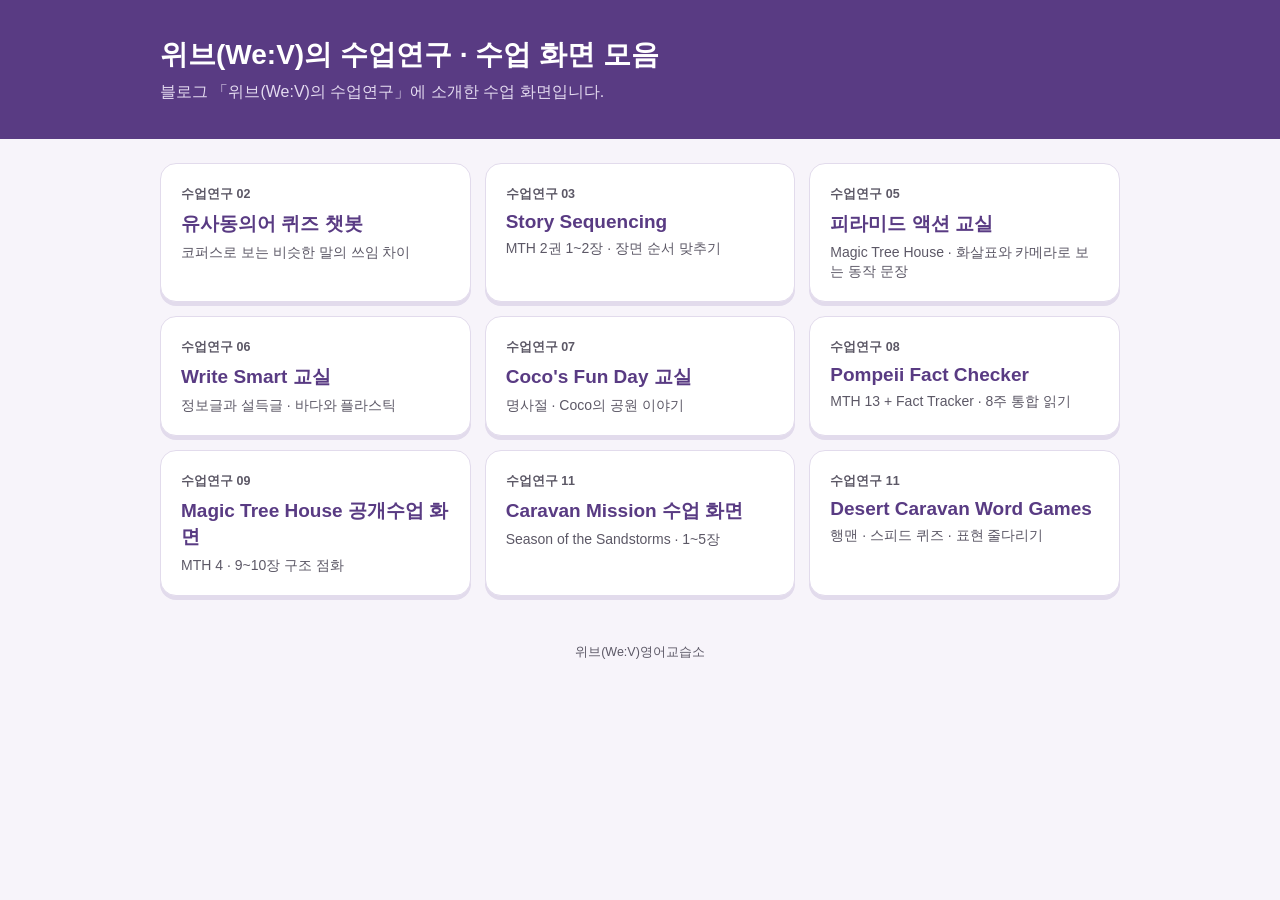
<file: index.html>
<!DOCTYPE html><html lang="ko"><head><meta charset="utf-8"><meta name="viewport" content="width=device-width, initial-scale=1"><title>위브(We:V)의 수업연구 · 수업 화면 모음</title>
<style>body{margin:0;font-family:Pretendard,"Apple SD Gothic Neo","Noto Sans KR",sans-serif;background:#F7F4FA;color:#1F1D24}
header{background:#593B83;color:#fff;padding:36px 20px}header div,main{max-width:960px;margin:0 auto}
h1{margin:0;font-size:28px}header p{margin:8px 0 0;color:#E4DBF0}
main{padding:24px 16px 48px;display:grid;grid-template-columns:repeat(auto-fill,minmax(260px,1fr));gap:14px}
.c{display:block;background:#fff;border:1px solid #E2DBEC;border-radius:16px;padding:20px;text-decoration:none;color:inherit;box-shadow:0 4px 0 #E2DBEC}
.c:hover{border-color:#593B83}.c span{font-size:12.5px;font-weight:800;color:#5C5866}.c b{display:block;font-size:19px;color:#593B83;margin:8px 0 6px}.c i{font-style:normal;font-size:14px;color:#5C5866}
footer{text-align:center;font-size:12.5px;color:#5C5866;padding:0 16px 30px}</style></head>
<body><header><div><h1>위브(We:V)의 수업연구 · 수업 화면 모음</h1><p>블로그 「위브(We:V)의 수업연구」에 소개한 수업 화면입니다.</p></div></header>
<main><a class=c href="/synonym-quiz"><span>수업연구 02</span><b>유사동의어 퀴즈 챗봇</b><i>코퍼스로 보는 비슷한 말의 쓰임 차이</i></a><a class=c href="/story-sequencing"><span>수업연구 03</span><b>Story Sequencing</b><i>MTH 2권 1~2장 · 장면 순서 맞추기</i></a><a class=c href="/pyramid-action"><span>수업연구 05</span><b>피라미드 액션 교실</b><i>Magic Tree House · 화살표와 카메라로 보는 동작 문장</i></a><a class=c href="/write-smart"><span>수업연구 06</span><b>Write Smart 교실</b><i>정보글과 설득글 · 바다와 플라스틱</i></a><a class=c href="/coco-fun-day"><span>수업연구 07</span><b>Coco's Fun Day 교실</b><i>명사절 · Coco의 공원 이야기</i></a><a class=c href="/pompeii-fact-checker"><span>수업연구 08</span><b>Pompeii Fact Checker</b><i>MTH 13 + Fact Tracker · 8주 통합 읽기</i></a><a class=c href="/mth4-class-screen"><span>수업연구 09</span><b>Magic Tree House 공개수업 화면</b><i>MTH 4 · 9~10장 구조 점화</i></a><a class=c href="/caravan-mission"><span>수업연구 11</span><b>Caravan Mission 수업 화면</b><i>Season of the Sandstorms · 1~5장</i></a><a class=c href="/caravan-word-games"><span>수업연구 11</span><b>Desert Caravan Word Games</b><i>행맨 · 스피드 퀴즈 · 표현 줄다리기</i></a></main><footer>위브(We:V)영어교습소</footer></body></html>
</file>
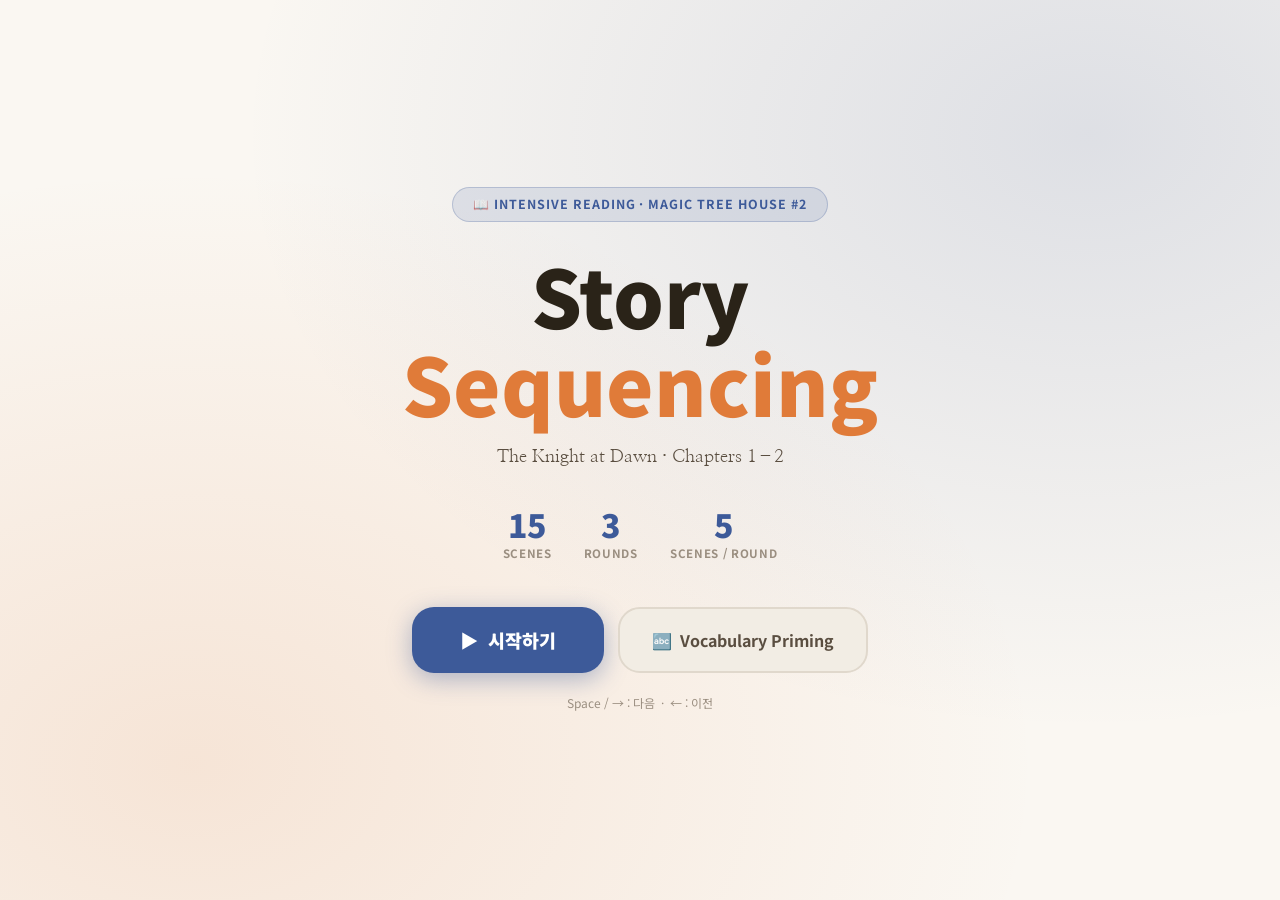
<file: story-sequencing/index.html>
<!DOCTYPE html>
<html lang="ko">
<head>
  <meta charset="UTF-8" />
  <meta name="viewport" content="width=device-width, initial-scale=1.0" />
  <title>Story Sequencing · MTH #2 The Knight at Dawn</title>
  <link rel="stylesheet" href="/story-sequencing/css/style.css" />
</head>
<body>

<!-- ═══════════════════════════════════════════════════
     CTRL BAR (프레젠테이션 상단 바)
════════════════════════════════════════════════════ -->
<div class="ctrl-bar" id="ctrlBar" style="display:none;">
  <div class="ctrl-left">
    <span class="round-badge-bar" id="roundBadge">Round 1</span>
    <span class="ctrl-scene-counter" id="sceneCounter">1 / 5</span>
  </div>
  <div class="ctrl-center">
    <div class="ctrl-progress-track">
      <div class="ctrl-progress-fill" id="ctrlProgressFill" style="width:0%"></div>
    </div>
    <span class="ctrl-pct" id="ctrlPct">0%</span>
  </div>
  <div class="ctrl-right">
    <button class="ctrl-btn" id="btnAudioChunk" title="원문 듣기">🔊</button>
    <button class="ctrl-btn" id="btnHome" title="처음으로">🏠</button>
  </div>
</div>

<!-- ═══════════════════════════════════════════════════
     PROGRESS BAR (전체 진행)
════════════════════════════════════════════════════ -->
<div class="pres-progress" id="presProgress" style="display:none;">
  <div class="pres-progress-fill" id="presProgressFill" style="width:0%"></div>
</div>

<!-- ═══════════════════════════════════════════════════
     TITLE SCREEN
════════════════════════════════════════════════════ -->
<div class="title-screen" id="titleScreen">
  <div class="title-inner">
    <div class="title-badge">📖 Intensive Reading · Magic Tree House #2</div>
    <h1 class="title-main">Story<br><em>Sequencing</em></h1>
    <p class="title-sub">The Knight at Dawn · Chapters 1–2</p>
    <div class="title-meta">
      <div class="title-meta-item"><span class="tm-num">15</span><span class="tm-lbl">Scenes</span></div>
      <div class="title-meta-item"><span class="tm-num">3</span><span class="tm-lbl">Rounds</span></div>
      <div class="title-meta-item"><span class="tm-num">5</span><span class="tm-lbl">Scenes / Round</span></div>
    </div>
    <div class="title-actions">
      <button class="btn-start" id="btnStart">▶ &nbsp;시작하기</button>
      <a href="voca-priming.html" class="btn-secondary-link">🔤 &nbsp;Vocabulary Priming</a>
    </div>
    <p class="title-hint">Space / → : 다음 &nbsp;·&nbsp; ← : 이전</p>
  </div>
</div>

<!-- ═══════════════════════════════════════════════════
     SLIDE AREA
════════════════════════════════════════════════════ -->
<div class="slide-area" id="slideArea" style="display:none;">
  <div class="slides-container" id="slidesContainer"></div>
</div>

<!-- ═══════════════════════════════════════════════════
     BOTTOM CONTROL BAR
════════════════════════════════════════════════════ -->
<div class="bottom-ctrl" id="bottomCtrl" style="display:none;">
  <div class="bc-left">
    <button class="btn-prev" id="btnPrev">← 이전</button>
  </div>
  <div class="bc-center">
    <span class="step-info" id="stepInfo">▶ 클릭해서 시작</span>
  </div>
  <div class="bc-right">
    <button class="btn-next" id="btnNext">다음 →</button>
  </div>
</div>

<!-- ═══════════════════════════════════════════════════
     DONE SCREEN
════════════════════════════════════════════════════ -->
<div class="done-screen" id="doneScreen" style="display:none;">
  <div class="done-inner">
    <div class="done-icon">🏆</div>
    <h2 class="done-title">Story Sequencing 완료!</h2>
    <p class="done-sub">챕터 1–2의 전체 이야기를 함께 읽었습니다.<br>이제 내 말로 다시 이야기해볼까요?</p>
    <div class="done-actions">
      <button class="btn-start" id="btnRestart">↺ &nbsp;처음부터</button>
      <a href="voca-priming.html" class="btn-secondary-link">🔤 &nbsp;Vocabulary Priming</a>
    </div>
  </div>
</div>

<!-- ═══════════════════════════════════════════════════
     SCRIPTS
════════════════════════════════════════════════════ -->
<script src="/story-sequencing/js/data.js"></script>
<script src="/story-sequencing/js/speech.js"></script>
<script src="/story-sequencing/js/app.js"></script>
</body>
</html>
</file>
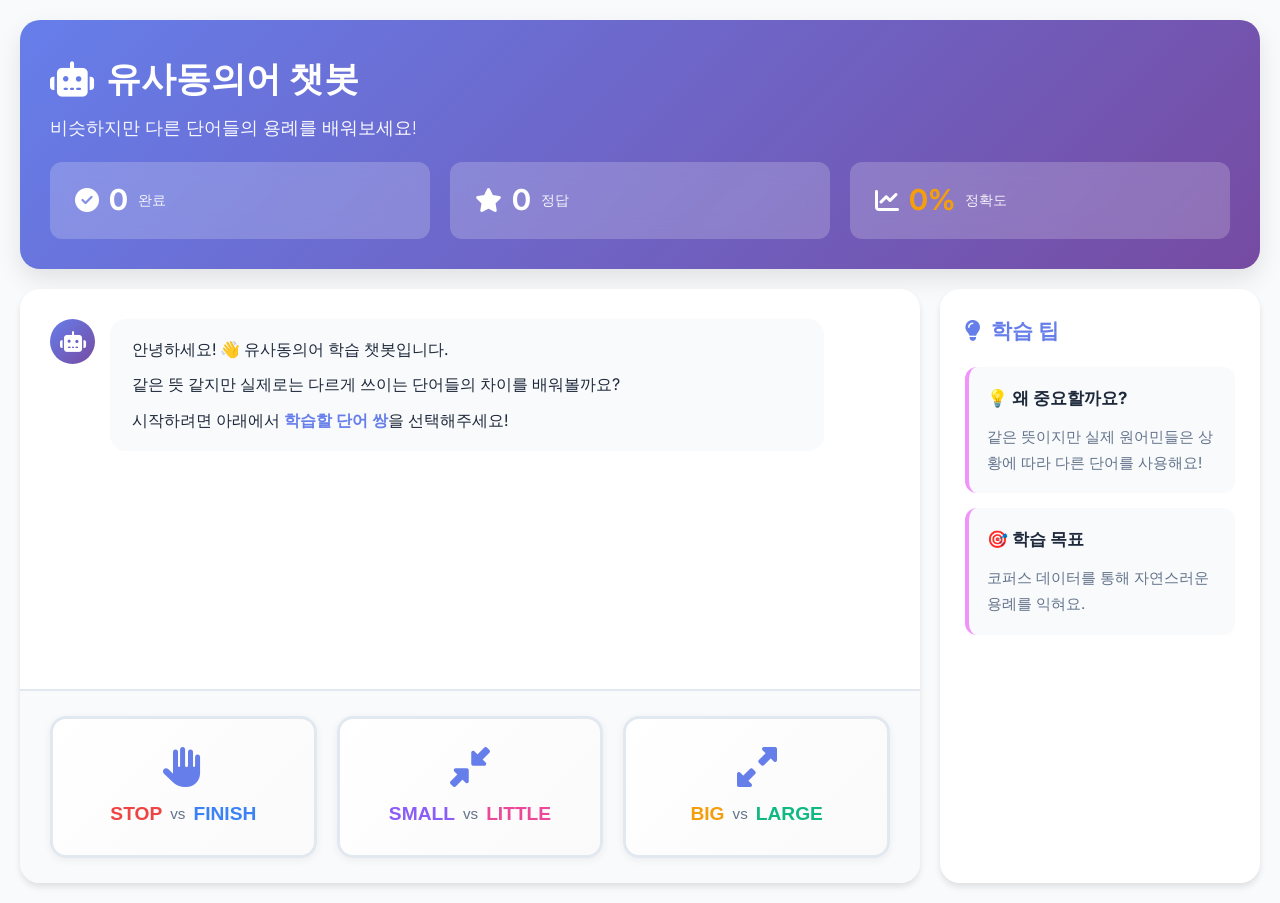
<file: synonym-quiz/index.html>
<!DOCTYPE html>
<html lang="ko">
<head>
    <meta charset="UTF-8">
    <meta name="viewport" content="width=device-width, initial-scale=1.0, maximum-scale=5.0, user-scalable=yes">
    <meta name="mobile-web-app-capable" content="yes">
    <meta name="apple-mobile-web-app-capable" content="yes">
    <meta name="apple-mobile-web-app-status-bar-style" content="default">
    <title>유사동의어 퀴즈 챗봇 🤖</title>
    <link rel="stylesheet" href="/synonym-quiz/css/style.css">
    <link href="https://fonts.googleapis.com/css2?family=Inter:wght@300;400;500;600;700&display=swap" rel="stylesheet">
    <link rel="stylesheet" href="https://cdn.jsdelivr.net/npm/@fortawesome/fontawesome-free@6.4.0/css/all.min.css">
</head>
<body>
    <div class="container">
        <!-- 헤더 -->
        <header class="header">
            <div class="header-content">
                <h1><i class="fas fa-robot"></i> 유사동의어 챗봇</h1>
                <p class="subtitle">비슷하지만 다른 단어들의 용례를 배워보세요!</p>
            </div>
            <div class="stats-container">
                <div class="stat-item">
                    <i class="fas fa-check-circle"></i>
                    <span id="totalQuizzes">0</span>
                    <small>완료</small>
                </div>
                <div class="stat-item">
                    <i class="fas fa-star"></i>
                    <span id="correctAnswers">0</span>
                    <small>정답</small>
                </div>
                <div class="stat-item accuracy">
                    <i class="fas fa-chart-line"></i>
                    <span id="accuracy">0%</span>
                    <small>정확도</small>
                </div>
            </div>
        </header>

        <!-- 메인 챗봇 영역 -->
        <main class="main-content">
            <!-- 챗봇 대화창 -->
            <div class="chat-container" id="chatContainer">
                <!-- 초기 메시지 -->
                <div class="message bot-message">
                    <div class="message-avatar bot-avatar">
                        <i class="fas fa-robot"></i>
                    </div>
                    <div class="message-content">
                        <p>안녕하세요! 👋 유사동의어 학습 챗봇입니다.</p>
                        <p>같은 뜻 같지만 실제로는 다르게 쓰이는 단어들의 차이를 배워볼까요?</p>
                        <p>시작하려면 아래에서 <strong>학습할 단어 쌍</strong>을 선택해주세요!</p>
                    </div>
                </div>
            </div>

            <!-- 입력 영역 -->
            <div class="input-container">
                <!-- 단어 선택 모드 -->
                <div class="word-selector" id="wordSelector">
                    <button class="word-btn" data-pair="STOP_FINISH">
                        <i class="fas fa-hand-paper"></i>
                        <span class="word-title">
                            <strong style="color: #ef4444;">STOP</strong> 
                            <span class="vs-text">vs</span> 
                            <strong style="color: #3b82f6;">FINISH</strong>
                        </span>
                    </button>
                    <button class="word-btn" data-pair="SMALL_LITTLE">
                        <i class="fas fa-compress-alt"></i>
                        <span class="word-title">
                            <strong style="color: #8b5cf6;">SMALL</strong> 
                            <span class="vs-text">vs</span> 
                            <strong style="color: #ec4899;">LITTLE</strong>
                        </span>
                    </button>
                    <button class="word-btn" data-pair="BIG_LARGE">
                        <i class="fas fa-expand-alt"></i>
                        <span class="word-title">
                            <strong style="color: #f59e0b;">BIG</strong> 
                            <span class="vs-text">vs</span> 
                            <strong style="color: #10b981;">LARGE</strong>
                        </span>
                    </button>
                </div>

                <!-- 퀴즈 답변 모드 -->
                <div class="quiz-answer-container" id="quizAnswerContainer" style="display: none;">
                    <div class="quiz-options" id="quizOptions">
                        <!-- 동적으로 생성됨 -->
                    </div>
                </div>

                <!-- 다음/계속 버튼 -->
                <div class="action-buttons" id="actionButtons" style="display: none;">
                    <button class="action-btn next-btn" id="nextBtn">
                        <i class="fas fa-arrow-right"></i>
                        다음 문제
                    </button>
                    <button class="action-btn home-btn" id="homeBtn">
                        <i class="fas fa-home"></i>
                        처음으로
                    </button>
                </div>
            </div>
        </main>

        <!-- 학습 팁 사이드바 -->
        <aside class="tips-sidebar">
            <h3><i class="fas fa-lightbulb"></i> 학습 팁</h3>
            <div class="tip-card">
                <h4>💡 왜 중요할까요?</h4>
                <p>같은 뜻이지만 실제 원어민들은 상황에 따라 다른 단어를 사용해요!</p>
            </div>
            <div class="tip-card">
                <h4>🎯 학습 목표</h4>
                <p>코퍼스 데이터를 통해 자연스러운 용례를 익혀요.</p>
            </div>
            <div class="tip-card" id="currentTip" style="display: none;">
                <h4>📚 현재 학습 중</h4>
                <p id="currentWordPair">-</p>
                <div id="wordExplanation"></div>
            </div>
        </aside>
    </div>

    <script src="/synonym-quiz/js/quizData.js"></script>
    <script src="/synonym-quiz/js/chatbot.js"></script>
</body>
</html>
</file>
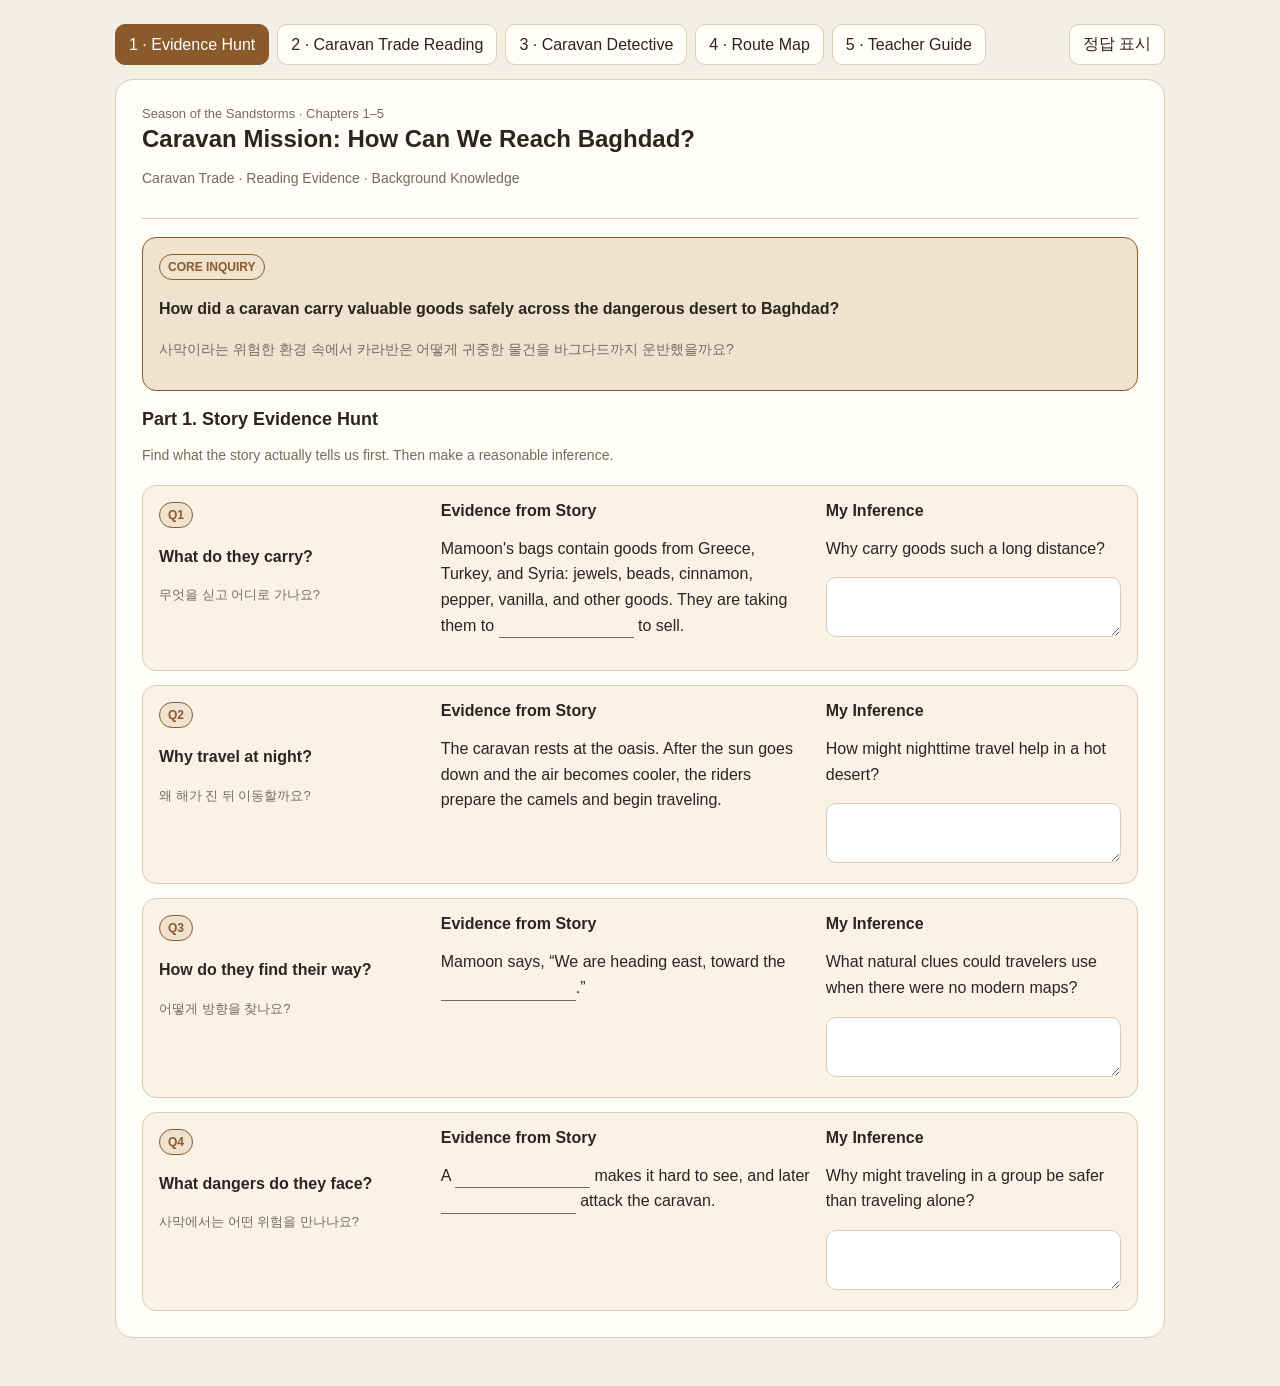
<file: caravan-mission.html>
<!DOCTYPE html>
<html lang="ko">
<head>
<meta charset="utf-8" />
<meta name="viewport" content="width=device-width, initial-scale=1" />
<title>Caravan Mission 수업 화면</title>
<style>
  :root{
    --bg:#f4efe5;
    --paper:#fffdf7;
    --panel:#f8f2e7;
    --text:#2c251d;
    --muted:#756b5e;
    --border:#d9ccb9;
    --accent:#8a5a2b;
    --accent-soft:#efe2cf;
    --accent-text:#ffffff;
  }
  *{box-sizing:border-box}
  body{
    margin:0;
    font-family:Arial,"Noto Sans KR","Apple SD Gothic Neo",sans-serif;
    color:var(--text);
    background:var(--bg);
  }
  .app{
    width:min(1050px,calc(100% - 28px));
    margin:24px auto 48px;
  }
  .toolbar{
    display:flex;
    flex-wrap:wrap;
    justify-content:space-between;
    gap:10px;
    margin-bottom:14px;
  }
  .tabs{display:flex;flex-wrap:wrap;gap:8px}
  button{
    font:inherit;
    cursor:pointer;
  }
  .tab,.answer-btn,.print-btn{
    border:1px solid var(--border);
    background:var(--paper);
    color:var(--text);
    border-radius:10px;
    padding:9px 13px;
  }
  .tab.active{
    background:var(--accent);
    color:var(--accent-text);
    border-color:var(--accent);
  }
  .actions{display:flex;gap:8px}
  .page{
    background:var(--paper);
    border:1px solid var(--border);
    border-radius:18px;
    padding:26px;
  }
  .page.hidden{display:none}
  .heading{
    border-bottom:1px solid var(--border);
    padding-bottom:15px;
    margin-bottom:18px;
  }
  .eyebrow{font-size:13px;color:var(--muted)}
  h1,h2,h3{margin:0}
  h2{font-size:24px;margin-top:4px}
  h3{font-size:18px}
  p{line-height:1.6}
  .subtle{font-size:14px;color:var(--muted)}
  .box,.accent{
    border:1px solid var(--border);
    border-radius:14px;
    padding:16px;
    background:var(--panel);
  }
  .accent{
    border-color:var(--accent);
    background:var(--accent-soft);
  }
  .stack{display:grid;gap:14px}
  .grid-3{display:grid;grid-template-columns:.9fr 1.25fr 1fr;gap:16px}
  .grid-2{display:grid;grid-template-columns:1fr 1fr;gap:14px}
  .grid-3equal{display:grid;grid-template-columns:repeat(3,1fr);gap:14px}
  .badge{
    display:inline-block;
    font-size:12px;
    line-height:1;
    padding:6px 8px;
    border-radius:999px;
    background:var(--accent-soft);
    border:1px solid var(--accent);
    color:var(--accent);
    font-weight:700;
  }
  .answer-line{
    display:inline-block;
    min-width:135px;
    min-height:22px;
    border-bottom:1px solid var(--muted);
    vertical-align:bottom;
  }
  .teacher-answer{
    display:none;
    color:var(--accent);
    font-weight:700;
  }
  .show-answers .teacher-answer{display:inline}
  textarea{
    width:100%;
    min-height:60px;
    resize:vertical;
    border:1px solid var(--border);
    border-radius:10px;
    padding:9px;
    background:#fff;
    color:var(--text);
    font:inherit;
  }
  .divider{border-top:1px solid var(--border);padding-top:12px;margin-top:12px}
  .node{
    border:1px solid var(--border);
    background:var(--paper);
    border-radius:12px;
    padding:12px;
    text-align:center;
  }
  .trade-row{
    display:grid;
    grid-template-columns:1fr 1fr 1fr 50px 1.2fr;
    gap:10px;
    align-items:center;
    margin-top:16px;
  }
  .arrow{text-align:center;font-size:22px}
  .route-map{
    margin-top:18px;
    border:1.5px dashed var(--border);
    border-radius:16px;
    background:var(--panel);
    padding:12px;
  }
  .route-map svg{display:block;width:100%;height:auto}
  .terrain-line{stroke:var(--muted);stroke-width:2;fill:none}
  .route-line{stroke:var(--accent);stroke-width:3;fill:none;stroke-dasharray:8 7}
  .map-label{fill:var(--text);font-size:14px;font-weight:700}
  .map-note{fill:var(--muted);font-size:12px}
  .event-card{
    border:1px solid var(--border);
    background:var(--paper);
    border-radius:12px;
    padding:12px;
  }
  ul{padding-left:20px;line-height:1.6}
  .mt{margin-top:18px}
  .small{font-size:13px;color:var(--muted)}
  .mission-grid{
    display:grid;
    grid-template-columns:repeat(3,1fr);
    gap:10px;
    margin-top:10px;
  }
  @media(max-width:760px){
    .grid-3,.grid-2,.grid-3equal,.mission-grid{grid-template-columns:1fr}
    .trade-row{grid-template-columns:1fr}
    .arrow{transform:rotate(90deg)}
    .page{padding:18px}
    h2{font-size:21px}
  }
  @media print{
    body{background:white}
    .app{width:100%;margin:0}
    .toolbar{display:none}
    .page{
      display:block !important;
      border:none;
      border-radius:0;
      page-break-after:always;
      padding:12mm;
      min-height:270mm;
    }
    .teacher-page{page-break-after:auto}
    textarea{min-height:48px}
  }
</style>
</head>
<body>
<div class="app" id="worksheet">
  <div class="toolbar">
    <div class="tabs">
      <button class="tab active" data-page="1">1 · Evidence Hunt</button>
      <button class="tab" data-page="2">2 · Caravan Trade Reading</button>
      <button class="tab" data-page="3">3 · Caravan Detective</button>
      <button class="tab" data-page="4">4 · Route Map</button>
      <button class="tab" data-page="5">5 · Teacher Guide</button>
    </div>
    <div class="actions">
      <button class="answer-btn" id="answerToggle">정답 표시</button>
      
    </div>
  </div>

  <!-- PAGE 1 -->
  <section class="page" data-panel="1">
    <div class="heading">
      <div class="eyebrow">Season of the Sandstorms · Chapters 1–5</div>
      <h2>Caravan Mission: How Can We Reach Baghdad?</h2>
      <p class="subtle">Caravan Trade · Reading Evidence · Background Knowledge</p>
    </div>

    <div class="accent">
      <span class="badge">CORE INQUIRY</span>
      <p><strong>How did a caravan carry valuable goods safely across the dangerous desert to Baghdad?</strong></p>
      <p class="subtle">사막이라는 위험한 환경 속에서 카라반은 어떻게 귀중한 물건을 바그다드까지 운반했을까요?</p>
    </div>

    <div class="mt">
      <h3>Part 1. Story Evidence Hunt</h3>
      <p class="subtle">Find what the story actually tells us first. Then make a reasonable inference.</p>
    </div>

    <div class="stack mt">
      <div class="box">
        <div class="grid-3">
          <div>
            <span class="badge">Q1</span>
            <p><strong>What do they carry?</strong></p>
            <p class="small">무엇을 싣고 어디로 가나요?</p>
          </div>
          <div>
            <strong>Evidence from Story</strong>
            <p>Mamoon's bags contain goods from Greece, Turkey, and Syria: jewels, beads, cinnamon, pepper, vanilla, and other goods. They are taking them to <span class="answer-line"></span> to sell.</p>
            <span class="teacher-answer">Baghdad</span>
          </div>
          <div>
            <strong>My Inference</strong>
            <p>Why carry goods such a long distance?</p>
            <textarea aria-label="Q1 inference"></textarea>
          </div>
        </div>
      </div>

      <div class="box">
        <div class="grid-3">
          <div>
            <span class="badge">Q2</span>
            <p><strong>Why travel at night?</strong></p>
            <p class="small">왜 해가 진 뒤 이동할까요?</p>
          </div>
          <div>
            <strong>Evidence from Story</strong>
            <p>The caravan rests at the oasis. After the sun goes down and the air becomes cooler, the riders prepare the camels and begin traveling.</p>
          </div>
          <div>
            <strong>My Inference</strong>
            <p>How might nighttime travel help in a hot desert?</p>
            <textarea aria-label="Q2 inference"></textarea>
            <div class="teacher-answer">Example: It may help them avoid the hottest part of the day.</div>
          </div>
        </div>
      </div>

      <div class="box">
        <div class="grid-3">
          <div>
            <span class="badge">Q3</span>
            <p><strong>How do they find their way?</strong></p>
            <p class="small">어떻게 방향을 찾나요?</p>
          </div>
          <div>
            <strong>Evidence from Story</strong>
            <p>Mamoon says, “We are heading east, toward the <span class="answer-line"></span>.”</p>
            <span class="teacher-answer">Goat Star</span>
          </div>
          <div>
            <strong>My Inference</strong>
            <p>What natural clues could travelers use when there were no modern maps?</p>
            <textarea aria-label="Q3 inference"></textarea>
          </div>
        </div>
      </div>

      <div class="box">
        <div class="grid-3">
          <div>
            <span class="badge">Q4</span>
            <p><strong>What dangers do they face?</strong></p>
            <p class="small">사막에서는 어떤 위험을 만나나요?</p>
          </div>
          <div>
            <strong>Evidence from Story</strong>
            <p>A <span class="answer-line"></span> makes it hard to see, and later <span class="answer-line"></span> attack the caravan.</p>
            <span class="teacher-answer">sandstorm · bandits</span>
          </div>
          <div>
            <strong>My Inference</strong>
            <p>Why might traveling in a group be safer than traveling alone?</p>
            <textarea aria-label="Q4 inference"></textarea>
          </div>
        </div>
      </div>
    </div>
  </section>

  <!-- NEW PAGE 2: BACKGROUND READING -->
  <section class="page hidden" data-panel="2">
    <div class="heading">
      <div class="eyebrow">Part 2 · Background Reading</div>
      <h2>Caravan Trade Across the Desert</h2>
      <p class="subtle">Read a short nonfiction passage, then connect the background knowledge to <em>Season of the Sandstorms</em>.</p>
    </div>

    <div class="accent">
      <span class="badge">READING MISSION</span>
      <p><strong>As you read, look for three things:</strong> what caravans carried, why camels were useful, and why merchants traveled together.</p>
    </div>

    <div class="box mt">
      <h3>Before You Read · Key Words</h3>
      <div class="grid-2 mt">
        <div><strong>merchant</strong> <span class="small">상인</span></div>
        <div><strong>cargo</strong> <span class="small">운반하는 물품</span></div>
        <div><strong>route</strong> <span class="small">이동 경로</span></div>
        <div><strong>caravanserai</strong> <span class="small">카라반 여행객이 쉬던 길가 숙소</span></div>
      </div>
    </div>

    <div class="box mt" style="background:#fffdf7">
      <h3>Caravan Trade Across the Desert</h3>
      <p style="font-size:17px;line-height:1.85">
        Long ago, merchants moved goods across Asia and the Middle East through many land and sea routes often called the <strong>Silk Roads</strong>. On land, merchants often traveled in <strong>caravans</strong>—groups of people and pack animals moving together. Camels were useful because they could travel long distances with little food and water. Caravans carried spices, cloth, gems, and other valuable goods.
      </p>
      <p style="font-size:17px;line-height:1.85">
        Along some routes, merchants could stop at <strong>caravanserais</strong>, roadside inns where they rested, ate, and prepared for the next part of the journey. Baghdad became an important center of trade and learning, connected with routes from different regions. Travel was not easy. Merchants had to cross difficult land and protect valuable cargo.
      </p>
      <p class="small">Background facts adapted from UNESCO Silk Roads materials and The Metropolitan Museum of Art.</p>
    </div>

    <div class="mt">
      <h3>Comprehension Check</h3>
      <p class="subtle">Answer from the reading first. Then use the novel for the Story Connection questions.</p>
    </div>

    <div class="stack mt">
      <div class="box">
        <strong>1. Main Idea</strong>
        <p>What is the passage mainly about?</p>
        <label style="display:block;margin:7px 0"><input type="radio" name="q1"> A. How caravans helped move goods across long-distance trade routes</label>
        <label style="display:block;margin:7px 0"><input type="radio" name="q1"> B. How people built houses in Baghdad</label>
        <label style="display:block;margin:7px 0"><input type="radio" name="q1"> C. How merchants trained camels for races</label>
        <p class="teacher-answer">Answer: A</p>
      </div>

      <div class="grid-2">
        <div class="box">
          <strong>2. Detail Check</strong>
          <p>Why were camels useful for long journeys?</p>
          <textarea aria-label="Why were camels useful"></textarea>
          <p class="teacher-answer">They could travel long distances with little food and water.</p>
        </div>
        <div class="box">
          <strong>3. Vocabulary in Context</strong>
          <p>What was a <em>caravanserai</em>?</p>
          <textarea aria-label="What was a caravanserai"></textarea>
          <p class="teacher-answer">A roadside inn where merchants could rest, eat, and prepare for the next part of the journey.</p>
        </div>
      </div>

      <div class="accent">
        <span class="badge">CONNECT TO THE STORY</span>
        <h3 style="margin-top:10px">4. Which details from the novel match the background reading?</h3>
        <p class="subtle">Check all that apply.</p>
        <label style="display:block;margin:8px 0"><input type="checkbox"> Mamoon travels with a group of camels and drivers.</label>
        <label style="display:block;margin:8px 0"><input type="checkbox"> Mamoon carries valuable goods to Baghdad.</label>
        <label style="display:block;margin:8px 0"><input type="checkbox"> The group faces dangers such as a sandstorm and bandits.</label>
        <label style="display:block;margin:8px 0"><input type="checkbox"> Jack builds a caravanserai in the desert.</label>
        <p class="teacher-answer">Answers: first three. The last statement does not happen in Chapters 1–5.</p>
      </div>

      <div class="box">
        <strong>5. Evidence Bridge</strong>
        <p>Complete the sentence with one or two details from the story.</p>
        <p><em>Season of the Sandstorms</em> is connected to real caravan trade because Mamoon's group ________________________________ and ________________________________.</p>
        <textarea aria-label="Evidence bridge"></textarea>
        <p class="teacher-answer">Example: carries valuable goods toward Baghdad and travels together by camel through a dangerous desert.</p>
      </div>
    </div>
  </section>

  <!-- PAGE 5 -->
  <section class="page hidden" data-panel="3">
    <div class="heading">
      <div class="eyebrow">Part 2</div>
      <h2>Caravan Detective: LOOK → THINK → EVIDENCE</h2>
      <p class="subtle">Observe a story detail, make an inference, and connect it to textual evidence.</p>
    </div>

    <div class="accent">
      <strong>Important:</strong>
      <p class="subtle">LOOK and EVIDENCE come from the story. THINK is your interpretation. Do not treat an inference as a direct fact from the novel.</p>
    </div>

    <div class="grid-2 mt">
      <div class="box">
        <div style="display:flex;justify-content:space-between;gap:8px">
          <strong>Detective Case A</strong><span class="badge">Camel Line</span>
        </div>
        <div class="mt">
          <strong>LOOK</strong>
          <p>The camels are tied head-to-tail in a long line.</p>
        </div>
        <div class="divider">
          <strong>THINK</strong>
          <p>Why might this help travelers?</p>
          <textarea aria-label="Camel line inference"></textarea>
          <p class="teacher-answer">Possible inference: It may help reduce separation in difficult conditions.</p>
        </div>
        <div class="divider">
          <strong>EVIDENCE</strong>
          <p>What event shows how difficult desert visibility can become?</p>
          <p>A sudden <span class="answer-line"></span> fills the air with dust.</p>
          <span class="teacher-answer">sandstorm</span>
        </div>
      </div>

      <div class="box">
        <div style="display:flex;justify-content:space-between;gap:8px">
          <strong>Detective Case B</strong><span class="badge">Valuable Cargo</span>
        </div>
        <div class="mt">
          <strong>LOOK</strong>
          <p>During the bandit attack, Mamoon gives Jack a wooden box and tells him to protect it.</p>
        </div>
        <div class="divider">
          <strong>THINK</strong>
          <p>What does Mamoon's action tell us about the box?</p>
          <textarea aria-label="Valuable cargo inference"></textarea>
          <p class="teacher-answer">Possible inference: Mamoon considers it extremely important or valuable.</p>
        </div>
        <div class="divider">
          <strong>EVIDENCE</strong>
          <p>Jack and Annie ride away from the attack and hide the box in the dunes.</p>
        </div>
      </div>
    </div>

    <div class="box mt">
      <h3>Trade Connections: Where did the goods come from?</h3>
      <p class="small">This is a story-based connection diagram, not Mamoon's exact historical route.</p>
      <div class="trade-row">
        <div class="node"><strong>Greece</strong><div class="small">goods</div></div>
        <div class="node"><strong>Turkey</strong><div class="small">goods</div></div>
        <div class="node"><strong>Syria</strong><div class="small">goods</div></div>
        <div class="arrow">→</div>
        <div class="node"><strong>Baghdad</strong><div class="small">destination for sale</div></div>
      </div>
      <p>The story shows that caravan trade connected <strong>goods from different regions</strong> with a major destination market.</p>
    </div>

    <div class="accent mt">
      <h3>Quick Synthesis</h3>
      <p>A caravan was useful because merchants carried <span class="answer-line"></span> goods across a <span class="answer-line"></span> environment.</p>
      <p class="teacher-answer">Possible answer: valuable · dangerous / difficult desert</p>
    </div>
  </section>

  <!-- PAGE 3 -->
  <section class="page hidden" data-panel="4">
    <div class="heading">
      <div class="eyebrow">Part 3 · Story Route</div>
      <h2>Caravan Route Reconstruction Map</h2>
      <p class="subtle">The terrain is already provided. Reconstruct the journey — do not draw the landscape.</p>
    </div>

    <div class="accent">
      <strong>Mission</strong>
      <div class="mission-grid">
        <div>① Match each event to the correct place.</div>
        <div>② Trace the route in story order.</div>
        <div>③ Complete one short sentence at each stop.</div>
      </div>
    </div>

    <div class="route-map">
      <svg viewBox="0 0 760 430" role="img" aria-label="Schematic story route from an oasis through the night desert and sandy dunes, then east toward Baghdad.">
        <defs>
          <marker id="arrowhead2" markerWidth="10" markerHeight="7" refX="9" refY="3.5" orient="auto">
            <polygon points="0 0, 10 3.5, 0 7" fill="#8a5a2b"></polygon>
          </marker>
        </defs>

        <path class="terrain-line" d="M20 350 Q120 320 210 345 T400 350 T740 340"></path>

        <g transform="translate(80,225)">
          <path class="terrain-line" d="M35 80 L35 15 M35 25 C18 8 8 28 30 38 M35 30 C55 8 68 28 40 42 M35 40 C15 35 10 55 32 52 M35 45 C58 37 66 57 40 56"></path>
          <path class="terrain-line" d="M65 80 L65 25 M65 35 C49 18 40 38 61 45 M65 40 C82 21 93 42 69 50"></path>
          <path class="terrain-line" d="M10 80 Q50 68 95 80"></path>
          <text x="12" y="108" class="map-label">1. OASIS</text>
          <text x="5" y="125" class="map-note">Meet Mamoon</text>
        </g>

        <g transform="translate(285,65)">
          <text x="55" y="5" style="fill:#8a5a2b;font-size:26px">★</text>
          <text x="24" y="32" class="map-label">GOAT STAR</text>
          <path class="terrain-line" d="M0 165 Q50 135 105 160 T220 165"></path>
          <text x="20" y="205" class="map-label">2. STARRY NIGHT</text>
          <text x="38" y="223" class="map-note">travel east</text>
        </g>

        <g transform="translate(500,245)">
          <path class="terrain-line" d="M0 90 Q35 20 75 90 Q115 15 150 90 Q175 45 205 90"></path>
          <text x="45" y="120" class="map-label">3. SANDY DUNES</text>
          <text x="47" y="138" class="map-note">hide the treasure</text>
        </g>

        <path class="route-line teacher-answer" d="M170 300 C245 255 275 230 335 220 C430 205 465 280 535 310 C605 338 650 300 718 275" marker-end="url(#arrowhead2)"></path>

        <g transform="translate(640,165)">
          <text x="0" y="0" class="map-label">→ EAST</text>
          <text x="0" y="23" class="map-label">TO BAGHDAD</text>
          <text x="0" y="43" class="map-note">Chapter 5 ends on the way</text>
        </g>

        <circle cx="165" cy="300" r="13" fill="none" stroke="#8a5a2b" stroke-width="2"></circle>
        <text x="160" y="305" class="map-label">A</text>
        <circle cx="390" cy="225" r="13" fill="none" stroke="#8a5a2b" stroke-width="2"></circle>
        <text x="385" y="230" class="map-label">B</text>
        <circle cx="548" cy="305" r="13" fill="none" stroke="#8a5a2b" stroke-width="2"></circle>
        <text x="543" y="310" class="map-label">C</text>
        <circle cx="626" cy="285" r="13" fill="none" stroke="#8a5a2b" stroke-width="2"></circle>
        <text x="621" y="290" class="map-label">D</text>
      </svg>
    </div>

    <div class="grid-2 mt">
      <div class="event-card"><strong>Event A</strong><p>Meet Mamoon and his caravan.</p></div>
      <div class="event-card"><strong>Event B</strong><p>Ride east under the Goat Star.</p></div>
      <div class="event-card"><strong>Event C</strong><p>Bandits attack the caravan.</p></div>
      <div class="event-card"><strong>Event D</strong><p>Hide the treasure in the dunes.</p></div>
    </div>

    <div class="box mt">
      <h3>Complete the Story Route</h3>
      <div class="grid-2 mt">
        <div>1. Jack and Annie met <span class="answer-line"></span> at the oasis. <span class="teacher-answer">Mamoon</span></div>
        <div>2. They traveled east, toward the <span class="answer-line"></span>. <span class="teacher-answer">Goat Star</span></div>
        <div>3. <span class="answer-line"></span> attacked the caravan. <span class="teacher-answer">Bandits</span></div>
        <div>4. They hid the <span class="answer-line"></span> in the dunes. <span class="teacher-answer">treasure / box</span></div>
      </div>
      <p class="small">Word Bank: Mamoon · Goat Star · Bandits · treasure</p>
    </div>

    <div class="accent mt">
      <h3>Final Mission Answer</h3>
      <p>Why was a caravan useful in the desert?</p>
      <p>Merchants traveled together because <span class="answer-line" style="min-width:280px"></span>.</p>
      <p class="teacher-answer">Example: the desert was dangerous and they carried valuable goods.</p>
    </div>
  </section>

  <!-- PAGE 4 -->
  <section class="page teacher-page hidden" data-panel="5">
    <div class="heading">
      <div class="eyebrow">Teacher Edition</div>
      <h2>Teacher Guide: Fact · Inference · Background Knowledge</h2>
    </div>

    <div class="grid-3equal">
      <div class="box">
        <span class="badge">STORY FACT</span>
        <h3 class="mt">Directly supported</h3>
        <ul>
          <li>Goods came from Greece, Turkey, and Syria.</li>
          <li>Goods included jewels, beads and spices.</li>
          <li>The caravan was going to Baghdad to sell them.</li>
          <li>Riders left after sunset.</li>
          <li>Mamoon said they were heading east toward the Goat Star.</li>
          <li>Sandstorms and bandits appear in the story.</li>
        </ul>
      </div>

      <div class="box">
        <span class="badge">INFERENCE</span>
        <h3 class="mt">Reasonable, but not directly stated</h3>
        <ul>
          <li>Traveling at night may reduce exposure to extreme daytime heat.</li>
          <li>Traveling in a group may improve safety.</li>
          <li>A tied camel line may reduce the chance of separation.</li>
          <li>Pepper and other goods were likely considered valuable.</li>
        </ul>
      </div>

      <div class="box">
        <span class="badge">BACKGROUND</span>
        <h3 class="mt">Requires external historical support</h3>
        <ul>
          <li>Wider Silk Road / caravan networks</li>
          <li>Baghdad's historical trade role</li>
          <li>Historical uses and value of spices</li>
          <li>Navigation practices beyond what the novel states</li>
        </ul>
      </div>
    </div>

    <div class="accent mt">
      <h3>Optional Extension: Story vs. History</h3>
      <p>The critical-reading idea can be retained as an optional extension rather than the central task. Students can learn that historical fiction combines historical settings with fictional details.</p>
      <div class="grid-2 mt">
        <div class="box">
          <strong>Spices</strong>
          <p>Use the novel's phrase “precious spices” as story evidence. More detailed claims about why spices were expensive should be taught only with verified historical sources.</p>
        </div>
        <div class="box">
          <strong>Vanilla</strong>
          <p>Useful as a later fact-check question: “Can every detail in historical fiction be treated as historical fact?” Verify the historical claim before including it in the final student handout.</p>
        </div>
      </div>
    </div>

    <div class="box mt">
      <h3>Background Reading Source Note</h3>
      <p>The new nonfiction reading uses only broad, verified background claims: the Silk Roads were networks of land and sea routes; caravans of camels or horses moved goods overland; caravanserais supported travelers; Baghdad was an important trade and learning center; and camels were valuable pack animals for long-distance travel.</p>
      <p class="small">Suggested teacher sources: UNESCO Silk Roads Programme; The Metropolitan Museum of Art.</p>
    </div>

    <div class="box mt">
      <h3>Recommended Worksheet Logic</h3>
      <p><strong>Story Evidence → Student Inference → Background Knowledge → Route Reconstruction → Final Explanation</strong></p>
      <p class="small">This sequence keeps the reading lesson text-centered while still building historical and geographical background knowledge.</p>
    </div>
  </section>
</div>

<script>
  const root = document.getElementById('worksheet');
  const tabs = [...root.querySelectorAll('.tab')];
  const panels = [...root.querySelectorAll('[data-panel]')];
  const answerToggle = document.getElementById('answerToggle');
  

  tabs.forEach(tab => {
    tab.addEventListener('click', () => {
      const page = tab.dataset.page;
      tabs.forEach(t => t.classList.toggle('active', t === tab));
      panels.forEach(panel => panel.classList.toggle('hidden', panel.dataset.panel !== page));
    });
  });

  answerToggle.addEventListener('click', () => {
    const show = !root.classList.contains('show-answers');
    root.classList.toggle('show-answers', show);
    answerToggle.textContent = show ? '정답 숨기기' : '정답 표시';
  });

  
</script>
</body>
</html>
</file>
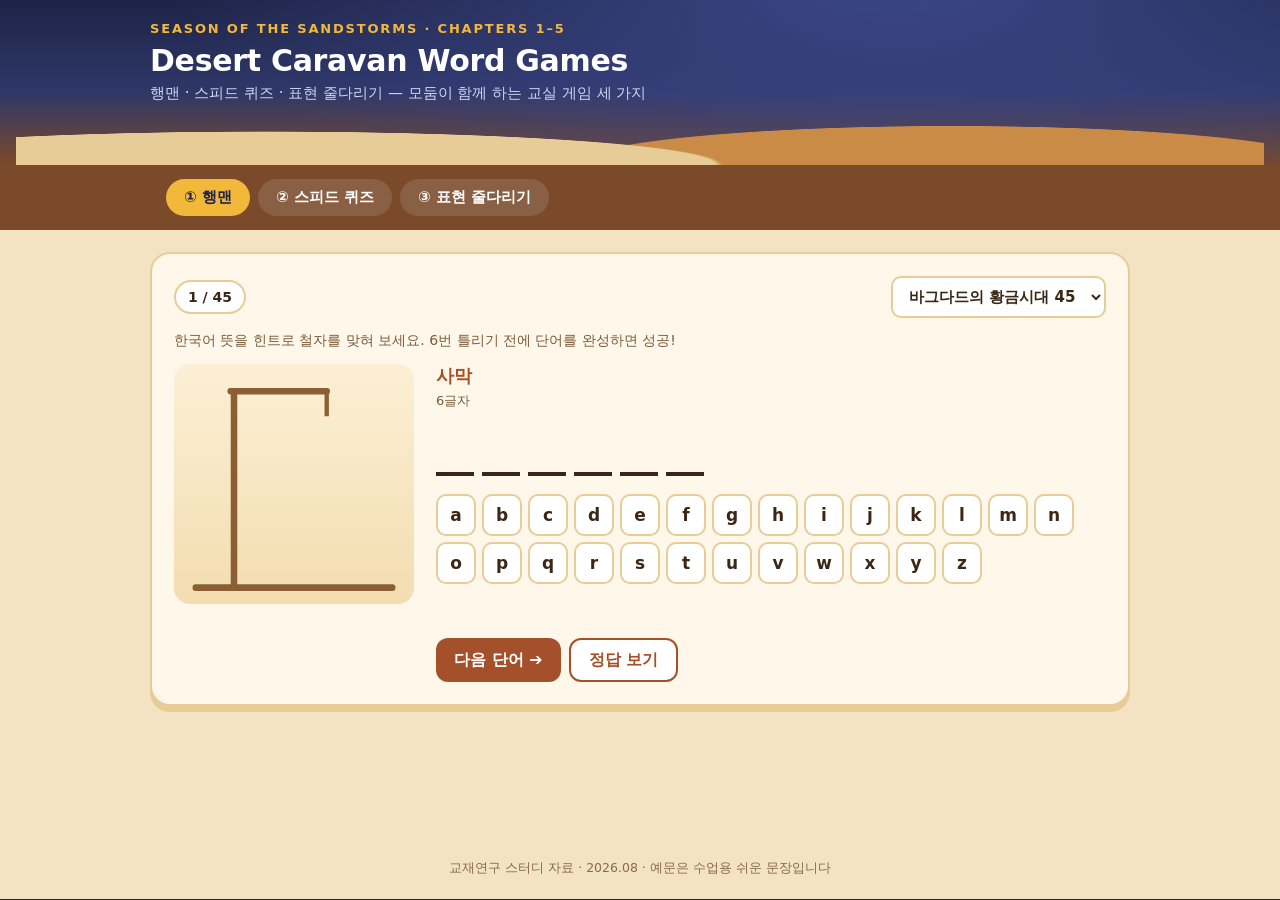
<file: caravan-word-games.html>
<!DOCTYPE html>
<html lang="ko"><head><meta charset="utf-8"><meta name="viewport" content="width=device-width,initial-scale=1">
<title>Desert Caravan Word Games</title>
<style>
:root{--ff:"Pretendard","Apple SD Gothic Neo","Noto Sans KR",system-ui,sans-serif;--sand:#F3E3C3;--sand2:#E8CC98;--dune:#C98B45;--rust:#A4502A;--night:#1E2447;--night2:#2E3768;--gold:#F2B83A;--ink:#3B2716;--paper:#FFF8EA;--ok:#2F8F5B;--no:#C23B2E}
*{box-sizing:border-box}
body{margin:0;font-family:"Pretendard","Apple SD Gothic Neo","Noto Sans KR",system-ui,sans-serif;color:var(--ink);background:var(--night);min-height:100vh}
.sky{background:radial-gradient(1200px 400px at 70% -10%,#3C4789 0%,transparent 60%),linear-gradient(180deg,var(--night) 0%,var(--night2) 55%,#7a4a2a 100%);padding:22px 16px 0}
.sky .star{position:absolute;color:var(--gold);font-size:22px}
header{max-width:980px;margin:0 auto;color:#fff;position:relative}
header .bk{font:600 13px/1 system-ui;letter-spacing:.14em;color:var(--gold);text-transform:uppercase}
header h1{margin:8px 0 6px;font-size:30px;letter-spacing:-.01em}
header p{margin:0;color:#CFD3F0;font-size:15px}
.dunes{height:46px;background:radial-gradient(60% 120% at 20% 100%,var(--sand2) 60%,transparent 61%),radial-gradient(50% 140% at 75% 100%,var(--dune) 60%,transparent 61%);margin-top:16px}
nav{display:flex;gap:8px;max-width:980px;margin:0 auto;padding:14px 16px 0;flex-wrap:wrap}
nav button{border:0;border-radius:999px;padding:11px 18px;font:700 15px/1 var(--ff);font-family:inherit;background:rgba(255,255,255,.12);color:#fff;cursor:pointer}
nav button.on{background:var(--gold);color:var(--night)}
main{background:var(--sand);min-height:70vh;padding:22px 16px 40px}
.wrap{max-width:980px;margin:0 auto}
.card{background:var(--paper);border:2px solid var(--sand2);border-radius:20px;padding:22px;box-shadow:0 6px 0 var(--sand2)}
.hide{display:none}
.tip{font-size:14px;color:#7A5B3A;margin:0 0 14px}
.btn{border:0;border-radius:12px;padding:12px 18px;font:700 16px/1 var(--ff);font-family:inherit;cursor:pointer;background:var(--rust);color:#fff}
.btn.ghost{background:#fff;color:var(--rust);border:2px solid var(--rust)}
.btn:disabled{opacity:.45;cursor:default}
select{font:600 15px var(--ff);font-family:inherit;padding:9px 12px;border-radius:10px;border:2px solid var(--sand2);background:#fff;color:var(--ink)}
/* hangman */
.hm{display:grid;grid-template-columns:240px 1fr;gap:22px;align-items:start}
.hm svg{width:100%;background:linear-gradient(#FCEFD4,#F3DDB1);border-radius:16px}
.hint{font-size:18px;font-weight:700;color:var(--rust)}
.hint small{display:block;font-size:13px;color:#7A5B3A;font-weight:500;margin-top:4px}
.slots{display:flex;flex-wrap:wrap;gap:8px;margin:18px 0}
.slots span{width:38px;height:48px;border-bottom:4px solid var(--ink);font:800 30px/48px ui-monospace,monospace;text-align:center;text-transform:lowercase}
.keys{display:flex;flex-wrap:wrap;gap:6px}
.keys button{width:40px;height:42px;border-radius:10px;border:2px solid var(--sand2);background:#fff;font:800 17px/1 var(--ff);font-family:inherit;color:var(--ink);cursor:pointer}
.keys button.hit{background:#D7EEDD;border-color:var(--ok);color:var(--ok)}
.keys button.miss{background:#F6D8D3;border-color:var(--no);color:var(--no)}
.msg{margin-top:14px;min-height:26px;font-weight:700}
.ex{margin-top:10px;padding:12px 16px;background:#FFF1CF;border-left:6px solid var(--gold);border-radius:8px;font-size:16px}
.meta{display:flex;justify-content:space-between;align-items:center;gap:10px;flex-wrap:wrap;margin-bottom:14px}
.pill{background:#fff;border:2px solid var(--sand2);border-radius:999px;padding:7px 12px;font-weight:700;font-size:14px}
/* speed */
.sp-top{display:flex;gap:12px;align-items:center;flex-wrap:wrap;margin-bottom:16px}
.timer{font:800 44px/1 ui-monospace,monospace;color:var(--night);background:#fff;border:3px solid var(--night);border-radius:16px;padding:10px 18px;min-width:130px;text-align:center}
.timer.low{color:var(--no);border-color:var(--no)}
.big{background:var(--night);color:#fff;border-radius:20px;padding:40px 20px;text-align:center}
.big .w{font:800 64px/1.1 var(--ff);letter-spacing:-.01em}
.big .k{margin-top:14px;font-size:20px;color:var(--gold)}
.big .k.off{visibility:hidden}
.sp-btns{display:flex;gap:12px;justify-content:center;margin-top:18px;flex-wrap:wrap}
.sp-btns .btn{font-size:20px;padding:16px 26px}
.ok{background:var(--ok)}.no{background:#8A7A68}
.teams{display:grid;grid-template-columns:repeat(4,1fr);gap:10px;margin-top:18px}
.teams div{background:#fff;border:2px solid var(--sand2);border-radius:14px;padding:12px;text-align:center}
.teams div.on{border-color:var(--rust);box-shadow:0 0 0 3px #F3C9A8}
.teams b{display:block;font-size:30px;color:var(--rust)}
/* tug */
.arena{position:relative;height:130px;background:linear-gradient(180deg,#FCEFD4 0 60%,var(--sand2) 60%);border-radius:18px;margin:6px 0 18px;overflow:hidden}
.arena .rope{position:absolute;left:12%;right:12%;top:58px;height:6px;background:repeating-linear-gradient(90deg,#8B5E34 0 10px,#B07D48 10px 20px);border-radius:3px}
.arena .mid{position:absolute;left:50%;top:22px;bottom:22px;border-left:3px dashed var(--rust);opacity:.5}
.arena .side{position:absolute;top:10px;text-align:center;font-weight:800;font-size:13px}
.arena .side span{display:block;font-size:40px;line-height:1;margin-bottom:6px;transition:transform .3s}
.arena .l{left:14px}.arena .r{right:14px}
.arena .bag{position:absolute;top:36px;font-size:44px;transform:translateX(-50%);transition:left .45s cubic-bezier(.3,1.4,.5,1)}
.q{display:flex;align-items:baseline;gap:12px;justify-content:center;flex-wrap:wrap;font:800 34px/1.2 var(--ff)}
.q .blank{min-width:150px;border-bottom:4px solid var(--rust);color:var(--rust);text-align:center}
.qko{text-align:center;color:#7A5B3A;margin:8px 0 16px;font-size:17px}
.opts{display:grid;grid-template-columns:1fr 1fr;gap:10px}
.opts button{padding:16px;border-radius:14px;border:2px solid var(--sand2);background:#fff;font:700 19px/1.2 var(--ff);font-family:inherit;color:var(--ink);cursor:pointer}
.opts button.good{background:#D7EEDD;border-color:var(--ok)}
.opts button.bad{background:#F6D8D3;border-color:var(--no)}
footer{background:var(--sand);text-align:center;font-size:12.5px;color:#8A6A48;padding:0 16px 22px}
@media (max-width:720px){.hm{grid-template-columns:1fr}.hm svg{max-width:240px}.big .w{font-size:44px}.teams{grid-template-columns:repeat(2,1fr)}.q{font-size:26px}.opts{grid-template-columns:1fr}header h1{font-size:24px}}
</style></head><body>
<div class="sky"><header>
<div class="bk">Season of the Sandstorms · Chapters 1–5</div>
<h1>Desert Caravan Word Games</h1>
<p>행맨 · 스피드 퀴즈 · 표현 줄다리기 — 모둠이 함께 하는 교실 게임 세 가지</p>
</header><div class="dunes"></div></div>
<div style="background:#7a4a2a"><nav>
<button class="on" data-t="hang">① 행맨</button><button data-t="speed">② 스피드 퀴즈</button><button data-t="tug">③ 표현 줄다리기</button>
</nav><div style="height:14px"></div></div>
<main><div class="wrap">

<section id="hang" class="card">
<div class="meta"><span class="pill" id="hmCount">1 / 45</span>
<span><select id="hmCh"><option value="g">바그다드의 황금시대 45</option><option value="0">필수어휘 1~5장 45</option><option value="1">필수어휘 Chapter 1</option><option value="2">Chapter 2</option><option value="3">Chapter 3</option><option value="4">Chapter 4</option><option value="5">Chapter 5</option></select></span></div>
<p class="tip">한국어 뜻을 힌트로 철자를 맞혀 보세요. 6번 틀리기 전에 단어를 완성하면 성공!</p>
<div class="hm">
<svg viewBox="0 0 220 220" id="hmSvg">
<line x1="20" y1="205" x2="200" y2="205" stroke="#8B5E34" stroke-width="6" stroke-linecap="round"/>
<line x1="55" y1="205" x2="55" y2="25" stroke="#8B5E34" stroke-width="6" stroke-linecap="round"/>
<line x1="52" y1="25" x2="140" y2="25" stroke="#8B5E34" stroke-width="6" stroke-linecap="round"/>
<line x1="140" y1="25" x2="140" y2="48" stroke="#8B5E34" stroke-width="4"/>
<g stroke="#3B2716" stroke-width="5" stroke-linecap="round" fill="none">
<circle class="p" cx="140" cy="64" r="16"/>
<line class="p" x1="140" y1="80" x2="140" y2="130"/>
<line class="p" x1="140" y1="92" x2="118" y2="114"/>
<line class="p" x1="140" y1="92" x2="162" y2="114"/>
<line class="p" x1="140" y1="130" x2="122" y2="162"/>
<line class="p" x1="140" y1="130" x2="158" y2="162"/>
</g></svg>
<div>
<div class="hint" id="hmHint">—<small id="hmCh2"></small></div>
<div class="slots" id="hmSlots"></div>
<div class="keys" id="hmKeys"></div>
<div class="msg" id="hmMsg"></div>
<div class="ex hide" id="hmEx"></div>
<div style="margin-top:14px;display:flex;gap:8px"><button class="btn" id="hmNext">다음 단어 ➔</button><button class="btn ghost" id="hmShow">정답 보기</button></div>
</div></div>
</section>

<section id="speed" class="card hide">
<p class="tip">모둠 대표가 화면을 보고 영어로 설명하면, 모둠원이 단어를 맞힙니다. 설명할 때 단어 자체와 한국어는 쓰지 않기! 모르면 과감하게 패스.</p>
<div class="sp-top">
<div class="timer" id="spTime">60</div>
<select id="spSet"><option value="g">바그다드의 황금시대 45</option><option value="w">필수어휘 45</option><option value="e">핵심표현 35</option></select>
<label style="font-weight:700;font-size:14px"><input type="checkbox" id="spKo"> 뜻 보이기 (설명자용)</label>
<button class="btn" id="spStart">▶ 60초 시작</button>
</div>
<div class="big"><div class="w" id="spWord">Ready?</div><div class="k" id="spKoTxt">모둠을 고르고 시작을 누르세요</div></div>
<div class="sp-btns"><button class="btn ok" id="spOk" disabled>⭕ 정답</button><button class="btn no" id="spPass" disabled>❌ 패스</button></div>
<div class="teams" id="spTeams"></div>
</section>

<section id="tug" class="card hide">
<p class="tip">빈칸에 알맞은 짝을 고르세요. 맞히면 가방이 Team Jack 쪽으로, 틀리면 낙타 Beauty 쪽으로 끌려갑니다. 정답 뒤에는 예문을 다 같이 소리 내어 읽고 넘어가세요.</p>
<div class="meta"><span class="pill" id="tgCount">1 / 35</span><span class="pill" id="tgScore">Team Jack 0 : 0 Beauty</span></div>
<div class="arena"><div class="rope"></div><div class="mid"></div>
<div class="side l"><span id="tgJ">🧒👧</span>Team Jack</div>
<div class="side r"><span id="tgB">🐪</span>Beauty</div>
<div class="bag" id="tgBag" style="left:50%">🎒</div></div>
<div class="q"><span id="tgStem">put</span><span class="blank" id="tgBlank">?</span></div>
<div class="qko" id="tgKo">뜻</div>
<div class="opts" id="tgOpts"></div>
<div class="msg" id="tgMsg" style="text-align:center"></div>
<div class="ex hide" id="tgEx"></div>
<div style="text-align:center;margin-top:14px"><button class="btn hide" id="tgNext">다음 문제로 ➔</button><button class="btn hide" id="tgAgain">다시 도전하기</button></div>
</section>

</div></main>
<footer>교재연구 스터디 자료 · 2026.08 · 예문은 수업용 쉬운 문장입니다</footer>
<script>
const W=[{"ch": 1, "w": "dangle", "ko": "대롱대롱 매달리다", "ex": "A shiny red apple was dangling from the low branch of the tree."}, {"ch": 1, "w": "chilly", "ko": "쌀쌀한", "ex": "You should wear a warm jacket because the morning wind is chilly."}, {"ch": 1, "w": "budding", "ko": "싹트기 시작하는", "ex": "Spring is here, and the budding flowers in the garden are starting to open."}, {"ch": 1, "w": "wisdom", "ko": "지혜", "ex": "The wise old grandfather shared his wisdom with the young children."}, {"ch": 1, "w": "humble", "ko": "겸손한", "ex": "The smart student was very humble about her perfect test score."}, {"ch": 1, "w": "responsibility", "ko": "책임, 중요한 임무", "ex": "Feeding the puppy every morning is my biggest responsibility at home."}, {"ch": 1, "w": "instruction", "ko": "지시 사항, 설명", "ex": "Please read the instructions carefully before you start building the Lego set."}, {"ch": 1, "w": "beneath", "ko": "~의 아래에", "ex": "Our cute cat was sleeping peacefully beneath the cozy kitchen table."}, {"ch": 1, "w": "mysterious", "ko": "신비로운, 기이한", "ex": "We found a mysterious old box with a locked lid in the dusty attic."}, {"ch": 2, "w": "shading", "ko": "빛을 가리기", "ex": "The baseball players were shading their eyes with their caps to catch the ball."}, {"ch": 2, "w": "squint", "ko": "눈을 가늘게 뜨고 보다", "ex": "She had to squint to read the tiny letters on the black chalkboard."}, {"ch": 2, "w": "shrub", "ko": "관목, 키 작은 나무", "ex": "My mom planted several green flower shrubs along the garden fence."}, {"ch": 2, "w": "sparse", "ko": "드문드문 있는", "ex": "Because of the dry soil, only sparse plants were growing on the hill."}, {"ch": 2, "w": "scorching", "ko": "태울 듯이 뜨거운", "ex": "We chose to stay inside the room during the scorching summer afternoon."}, {"ch": 2, "w": "patience", "ko": "인내심, 참을성", "ex": "It takes a lot of patience to complete a giant puzzle."}, {"ch": 2, "w": "dune", "ko": "모래 언덕", "ex": "The children had so much fun sliding down the high sand dune."}, {"ch": 2, "w": "eerily", "ko": "으스스하게, 묘하게", "ex": "The empty school hallway was eerily quiet on Sunday afternoon."}, {"ch": 2, "w": "gust", "ko": "세차게 불다, 돌풍", "ex": "A sudden cold wind gusted and blew the autumn leaves off the tree."}, {"ch": 3, "w": "drift", "ko": "바람에 날려 쌓인 더미", "ex": "The snowstorm made huge snow drifts in front of our main gate."}, {"ch": 3, "w": "haze", "ko": "안개, 희뿌연 아지랑이", "ex": "We couldn't see the top of the tall tower because of the grey haze."}, {"ch": 3, "w": "prowl", "ko": "살금살금 돌아다니다", "ex": "The sneaky wolf was prowling around the sheep farm at night."}, {"ch": 3, "w": "merchant", "ko": "상인", "ex": "The friendly merchant sold sweet strawberries at his market stall."}, {"ch": 3, "w": "caravan", "ko": "카라반, 사막 상인 집단", "ex": "The grand caravan traveled across the dry land with fifty camels."}, {"ch": 3, "w": "oasis", "ko": "오아시스", "ex": "The travelers finally drank cool water under the palm trees of the oasis."}, {"ch": 3, "w": "appreciate", "ko": "고마워하다", "ex": "I would highly appreciate it if you could hold the heavy door for me."}, {"ch": 3, "w": "gather", "ko": "모으다, 채집하다", "ex": "The kids walked around the park to gather pretty maple leaves."}, {"ch": 3, "w": "precious", "ko": "귀중한, 값비싼", "ex": "She keeps all her precious diamond rings in a small safety box."}, {"ch": 4, "w": "amble", "ko": "느긋하게 걷다", "ex": "After lunch, we ambled around the peaceful lake for an hour."}, {"ch": 4, "w": "suspiciously", "ko": "의심스럽게", "ex": "The brown guard dog looked suspiciously at the delivery man."}, {"ch": 4, "w": "groan", "ko": "끙끙거리다", "ex": "He groaned in bed because he had a terrible stomachache."}, {"ch": 4, "w": "protect", "ko": "보호하다, 지키다", "ex": "You must wear sunglasses to protect your sensitive eyes from bright sunlight."}, {"ch": 4, "w": "superior", "ko": "우수한, 더 월등한", "ex": "The quality of this new cotton jacket is far superior to the old one."}, {"ch": 4, "w": "sway", "ko": "흔들리다", "ex": "The tall grass on the field began to sway in the autumn breeze."}, {"ch": 4, "w": "seasick", "ko": "배멀미하는", "ex": "I forgot to take my medicine, so I felt seasick on the fishing boat."}, {"ch": 4, "w": "soothing", "ko": "마음을 달래는", "ex": "Listening to the sound of soft rain is very soothing when you are tired."}, {"ch": 4, "w": "coax", "ko": "달래다, 어르다", "ex": "The mother tried to coax her crying baby to sleep with a lullaby."}, {"ch": 5, "w": "bandit", "ko": "도적, 강도", "ex": "The brave police officer caught the sneaky train bandit."}, {"ch": 5, "w": "frantically", "ko": "정신없이, 허둥지둥", "ex": "She was frantically looking for her smartphone before she left for school."}, {"ch": 5, "w": "bolt", "ko": "갑자기 빠르게 달려 나가다", "ex": "The scared wild deer bolted into the dark bushes when it saw us."}, {"ch": 5, "w": "clutch", "ko": "단단히 움켜쥐다", "ex": "The frightened boy clutched his dad's big hand tightly."}, {"ch": 5, "w": "thunder", "ko": "우르릉거리며 질주하다", "ex": "The race cars thundered down the track at incredible speed."}, {"ch": 5, "w": "plod", "ko": "터덜터덜 걷다", "ex": "The tired workers had to plod back home after a long day of work."}, {"ch": 5, "w": "nestle", "ko": "아늑하게 자리 잡다", "ex": "The small wooden cabin was nestled snugly between the snow-covered pine trees."}, {"ch": 5, "w": "priceless", "ko": "값을 매길 수 없는", "ex": "The advice my teacher gave me was a priceless gift for my life."}, {"ch": 5, "w": "observe", "ko": "관찰하다", "ex": "The science class went outside to observe how ants build their homes."}], E=[{"s": "put", "a": "aside", "ko": "옆으로 치워 두다, 미뤄 두다", "ex": "Mina put her phone aside and started reading."}, {"s": "pull", "a": "out", "ko": "꺼내다, 끄집어내다", "ex": "The teacher pulled out a map of the desert."}, {"s": "take", "a": "off", "ko": "급히 출발하다, 휙 떠나다", "ex": "The bell rang, and the kids took off for the playground."}, {"s": "stare", "a": "up at", "ko": "~을 올려다보다", "ex": "We stared up at the tall clock tower."}, {"s": "pick", "a": "up", "ko": "집어 올리다", "ex": "Please pick up the pencil on the floor."}, {"s": "find", "a": "out", "ko": "알아내다", "ex": "Let's find out who wrote this letter."}, {"s": "bubble", "a": "up", "ko": "보글보글 솟아오르다", "ex": "Hot water bubbled up in the small pot."}, {"s": "break", "a": "in", "ko": "말을 자르고 끼어들다", "ex": "\"Wait, I know the answer!\" Tom broke in."}, {"s": "die", "a": "down", "ko": "서서히 잦아들다", "ex": "After the game, the noise in the gym died down."}, {"s": "prowl", "a": "around", "ko": "살금살금 돌아다니다", "ex": "A hungry cat was prowling around the kitchen."}, {"s": "look", "a": "up", "ko": "(사전 등에서) 찾아보다", "ex": "If you don't know a word, look it up."}, {"s": "gobble", "a": "down", "ko": "게걸스럽게 먹어 치우다", "ex": "My brother gobbled down his pizza in one minute."}, {"s": "put", "a": "out", "ko": "불을 끄다", "ex": "Dad put out the campfire with a bucket of water."}, {"s": "let", "a": "go", "ko": "손을 놓다, 놓아주다", "ex": "Hold the kite string. Don't let go!"}, {"s": "rise", "a": "up", "ko": "벌떡 일어서다, 우뚝 서다", "ex": "The big dog rose up when it heard the doorbell."}, {"s": "keep an eye", "a": "out for", "ko": "~이 나타나는지 지켜보다", "ex": "Keep an eye out for the school bus."}, {"s": "lose", "a": "one's way", "ko": "길을 잃다", "ex": "Take a map so you don't lose your way in the park."}, {"s": "share", "a": "with", "ko": "~와 함께 나누다", "ex": "I shared my cookies with my best friend."}, {"s": "easy for you", "a": "to say", "ko": "말이야 쉽지", "ex": "\"Just jump in the pool!\" \"Easy for you to say!\""}, {"s": "play", "a": "tug-of-war", "ko": "줄다리기를 하다", "ex": "Our class played tug-of-war on sports day."}, {"s": "protect it", "a": "with your life", "ko": "목숨을 걸고 지키다", "ex": "\"This is the last ticket. Protect it with your life!\""}, {"s": "hold", "a": "on for dear life", "ko": "필사적으로 매달리다", "ex": "On the roller coaster, I held on for dear life."}, {"s": "risk", "a": "one's life for", "ko": "~을 위해 목숨을 걸다", "ex": "Firefighters risk their lives for other people."}, {"s": "hold", "a": "one's breath", "ko": "숨을 죽이다, 숨을 참다", "ex": "We held our breath as the winner was announced."}, {"s": "wind", "a": "one's way through", "ko": "구불구불 헤치며 가다", "ex": "The small river winds its way through the village."}, {"s": "in the", "a": "heart of", "ko": "~의 한가운데에", "ex": "Our school is in the heart of the city."}, {"s": "be full", "a": "of", "ko": "~으로 가득 차 있다", "ex": "The library is full of interesting books."}, {"s": "be thick", "a": "with", "ko": "~으로 자욱하다", "ex": "After the fire, the air was thick with smoke."}, {"s": "be loaded", "a": "down with", "ko": "짐이 잔뜩 실려 있다", "ex": "The truck was loaded down with boxes."}, {"s": "cluck", "a": "one's tongue", "ko": "혀를 쯧쯧 차다", "ex": "Grandma clucked her tongue at the messy room."}, {"s": "rock", "a": "from side to side", "ko": "좌우로 흔들리다", "ex": "The little boat rocked from side to side in the wind."}, {"s": "slow", "a": "one's pace", "ko": "걸음 속도를 늦추다", "ex": "The runner slowed her pace near the hill."}, {"s": "heart", "a": "thump", "ko": "심장이 쿵쾅 뛰다", "ex": "My heart thumped before the big test."}, {"s": "run", "a": "like the wind", "ko": "바람처럼 빨리 달리다", "ex": "When the race started, Jisu ran like the wind."}, {"s": "bring", "a": "light to", "ko": "~에 빛을 가져다주다", "ex": "Good teachers bring light to their students' lives."}], G=[{"w": "sandstorm", "ko": "모래폭풍", "ex": ""}, {"w": "desert", "ko": "사막", "ex": ""}, {"w": "caliph", "ko": "칼리프 (이슬람 국가의 최고 통치자)", "ex": ""}, {"w": "wisdom", "ko": "지혜", "ex": "The wise old grandfather shared his wisdom with the young children."}, {"w": "camel", "ko": "낙타", "ex": ""}, {"w": "caravan", "ko": "대상 (사막을 여행하는 상인 무리)", "ex": "The grand caravan traveled across the dry land with fifty camels."}, {"w": "merchant", "ko": "상인", "ex": "The friendly merchant sold sweet strawberries at his market stall."}, {"w": "oasis", "ko": "오아시스", "ex": "The travelers finally drank cool water under the palm trees of the oasis."}, {"w": "dates", "ko": "대추야자", "ex": ""}, {"w": "bazaar", "ko": "바자르 (상점들이 모여 있는 시장)", "ex": ""}, {"w": "dome", "ko": "돔 (둥근 지붕)", "ex": ""}, {"w": "courtyard", "ko": "안뜰, 마당", "ex": ""}, {"w": "treasure", "ko": "보물", "ex": ""}, {"w": "philosopher", "ko": "철학자", "ex": ""}, {"w": "magic", "ko": "마법", "ex": ""}, {"w": "mission", "ko": "임무", "ex": ""}, {"w": "mysterious", "ko": "신비로운, 기이한", "ex": "We found a mysterious old box with a locked lid in the dusty attic."}, {"w": "empire", "ko": "제국", "ex": ""}, {"w": "chilly", "ko": "쌀쌀한, 추운", "ex": "You should wear a warm jacket because the morning wind is chilly."}, {"w": "blazing", "ko": "타오르는, 몹시 뜨거운", "ex": ""}, {"w": "horizon", "ko": "지평선", "ex": ""}, {"w": "brilliant", "ko": "훌륭한, 눈부신", "ex": ""}, {"w": "precious", "ko": "귀중한, 소중한", "ex": "She keeps all her precious diamond rings in a small safety box."}, {"w": "spices", "ko": "향신료", "ex": ""}, {"w": "vanilla", "ko": "바닐라", "ex": ""}, {"w": "cinnamon", "ko": "계피", "ex": ""}, {"w": "pepper", "ko": "후추", "ex": ""}, {"w": "moat", "ko": "해자 (성 주위에 판 못)", "ex": ""}, {"w": "avenue", "ko": "대로, 큰 길", "ex": ""}, {"w": "stable", "ko": "마구간", "ex": ""}, {"w": "mechanical", "ko": "기계로 작동되는", "ex": ""}, {"w": "mathematician", "ko": "수학자", "ex": ""}, {"w": "numeral", "ko": "숫자", "ex": ""}, {"w": "scholar", "ko": "학자", "ex": ""}, {"w": "scientist", "ko": "과학자", "ex": ""}, {"w": "carpet", "ko": "양탄자, 카펫", "ex": ""}, {"w": "observatory", "ko": "천문대", "ex": ""}, {"w": "laboratory", "ko": "실험실", "ex": ""}, {"w": "saddlebag", "ko": "안장 주머니", "ex": ""}, {"w": "bandits", "ko": "도적들, 노상강도", "ex": ""}, {"w": "respect", "ko": "존경하다, 존중하다", "ex": ""}, {"w": "humble", "ko": "겸손한", "ex": "The smart student was very humble about her perfect test score."}, {"w": "library", "ko": "도서관", "ex": ""}, {"w": "journey", "ko": "여행, 여정", "ex": ""}, {"w": "knowledge", "ko": "지식", "ex": ""}];
const $=id=>document.getElementById(id);
const shuf=a=>{a=[...a];for(let i=a.length-1;i>0;i--){const j=Math.floor(Math.random()*(i+1));[a[i],a[j]]=[a[j],a[i]]}return a};
document.querySelectorAll('nav button').forEach(b=>b.onclick=()=>{document.querySelectorAll('nav button').forEach(x=>x.classList.toggle('on',x===b));['hang','speed','tug'].forEach(t=>$(t).classList.toggle('hide',t!==b.dataset.t));});
/* ---------- Hangman ---------- */
let hmList=[],hmI=0,hmCur,hmMiss=0,hmGot=new Set(),hmDone=false;
const parts=[...document.querySelectorAll('#hmSvg .p')];
function hmBuild(){const v=$('hmCh').value;hmList=shuf(v==='g'?G:W.filter(x=>v==='0'||x.ch===+v));hmI=0;hmNew();}
function hmNew(){hmCur=hmList[hmI];hmMiss=0;hmGot=new Set();hmDone=false;
 $('hmCount').textContent=`${hmI+1} / ${hmList.length}`;$('hmHint').firstChild.textContent=hmCur.ko;$('hmCh2').textContent=(hmCur.ch?`Chapter ${hmCur.ch} · `:'')+`${hmCur.w.length}글자`;
 $('hmMsg').textContent='';$('hmEx').classList.add('hide');parts.forEach(p=>p.style.opacity=0);
 $('hmKeys').innerHTML='';'abcdefghijklmnopqrstuvwxyz'.split('').forEach(ch=>{const b=document.createElement('button');b.textContent=ch;b.onclick=()=>hmGuess(ch,b);$('hmKeys').appendChild(b)});hmDraw();}
function hmDraw(show){$('hmSlots').innerHTML=hmCur.w.split('').map(c=>`<span>${(show||hmGot.has(c))?c:''}</span>`).join('');}
function hmEnd(win){hmDone=true;hmDraw(true);$('hmMsg').innerHTML=win?'<span style="color:var(--ok)">성공! 🐪 카라반이 무사히 지나갑니다.</span>':`<span style="color:var(--no)">아쉬워요! 정답은 <b>${hmCur.w}</b></span>`;
 if(hmCur.ex){$('hmEx').innerHTML=`<b>Example</b> · ${hmCur.ex.replace(new RegExp('\\b('+hmCur.w+'\\w*)','i'),'<b>$1</b>')}`;$('hmEx').classList.remove('hide');}document.querySelectorAll('#hmKeys button').forEach(b=>b.disabled=true);}
function hmGuess(ch,b){if(hmDone)return;b.disabled=true;
 if(hmCur.w.includes(ch)){hmGot.add(ch);b.classList.add('hit');hmDraw();if(hmCur.w.split('').every(c=>hmGot.has(c)))hmEnd(true);}
 else{b.classList.add('miss');parts[hmMiss].style.opacity=1;hmMiss++;if(hmMiss>=6)hmEnd(false);}}
$('hmNext').onclick=()=>{hmI=(hmI+1)%hmList.length;if(hmI===0)hmList=shuf(hmList);hmNew();};
$('hmShow').onclick=()=>{if(!hmDone)hmEnd(false)};
$('hmCh').onchange=hmBuild;
document.addEventListener('keydown',e=>{if($('hang').classList.contains('hide'))return;const k=e.key.toLowerCase();if(/^[a-z]$/.test(k)){const b=[...document.querySelectorAll('#hmKeys button')].find(x=>x.textContent===k&&!x.disabled);if(b)hmGuess(k,b);}});
hmBuild();
/* ---------- Speed quiz ---------- */
const TEAMS=['1모둠','2모둠','3모둠','4모둠'];let spScore=[0,0,0,0],spTeam=0,spPool=[],spCur=null,spT=60,spTimer=null;
function spTeamsDraw(){$('spTeams').innerHTML=TEAMS.map((t,i)=>`<div class="${i===spTeam?'on':''}" data-i="${i}">${t}<b>${spScore[i]}</b></div>`).join('');document.querySelectorAll('#spTeams div').forEach(d=>d.onclick=()=>{if(spTimer)return;spTeam=+d.dataset.i;spTeamsDraw();});}
function spItem(){if(!spPool.length)spPool=shuf($('spSet').value==='g'?G.map(x=>({t:x.w,k:x.ko})):$('spSet').value==='w'?W.map(x=>({t:x.w,k:x.ko})):E.map(x=>({t:(x.s+' '+x.a).replace('...',''),k:x.ko})));spCur=spPool.pop();$('spWord').textContent=spCur.t;$('spKoTxt').textContent=spCur.k;$('spKoTxt').classList.toggle('off',!$('spKo').checked);}
function spStop(){clearInterval(spTimer);spTimer=null;$('spOk').disabled=$('spPass').disabled=true;$('spStart').disabled=false;$('spWord').textContent='Time up!';$('spKoTxt').classList.remove('off');$('spKoTxt').textContent=`${TEAMS[spTeam]} ${spScore[spTeam]}점 · 다음 모둠을 고르세요`;}
$('spStart').onclick=()=>{spT=60;$('spTime').textContent=spT;$('spTime').classList.remove('low');$('spOk').disabled=$('spPass').disabled=false;$('spStart').disabled=true;spItem();
 spTimer=setInterval(()=>{spT--;$('spTime').textContent=spT;$('spTime').classList.toggle('low',spT<=10);if(spT<=0)spStop();},1000);};
$('spOk').onclick=()=>{spScore[spTeam]++;spTeamsDraw();spItem();};
$('spPass').onclick=()=>spItem();
$('spKo').onchange=()=>$('spKoTxt').classList.toggle('off',!$('spKo').checked&&!!spTimer);
$('spSet').onchange=()=>{spPool=[]};
spTeamsDraw();
/* ---------- Tug of war ---------- */
let tgList=[],tgI=0,tgPos=50,tgJ=0,tgB=0,tgCur;
function tgStart(){tgList=shuf(E);tgI=0;tgPos=50;tgJ=0;tgB=0;$('tgAgain').classList.add('hide');tgQ();}
function tgQ(){tgCur=tgList[tgI];$('tgCount').textContent=`${tgI+1} / ${tgList.length}`;$('tgScore').textContent=`Team Jack ${tgJ} : ${tgB} Beauty`;
 $('tgBag').style.left=tgPos+'%';$('tgStem').textContent=tgCur.s;$('tgBlank').textContent='?';$('tgKo').textContent='뜻: '+tgCur.ko;$('tgMsg').textContent='';$('tgEx').classList.add('hide');$('tgNext').classList.add('hide');
 const wrong=shuf([...new Set(E.map(x=>x.a).filter(a=>a!==tgCur.a))]).slice(0,3);const opts=shuf([tgCur.a,...wrong]);
 $('tgOpts').innerHTML='';opts.forEach(o=>{const b=document.createElement('button');b.textContent=o;b.onclick=()=>tgPick(o,b);$('tgOpts').appendChild(b)});}
function tgPick(o,b){const btns=[...document.querySelectorAll('#tgOpts button')];btns.forEach(x=>{x.disabled=true;if(x.textContent===tgCur.a)x.classList.add('good')});
 const ok=o===tgCur.a;$('tgBlank').textContent=tgCur.a;
 if(ok){tgJ++;tgPos=Math.max(16,tgPos-6);$('tgMsg').innerHTML='<span style="color:var(--ok)">정답! 가방을 힘껏 끌어당겼어요! 🎉</span>';bump('tgJ');}
 else{b.classList.add('bad');tgB++;tgPos=Math.min(84,tgPos+6);$('tgMsg').innerHTML='<span style="color:var(--no)">앗! Beauty가 가방을 끌고 갑니다! 🐪</span>';bump('tgB');}
 $('tgBag').style.left=tgPos+'%';$('tgScore').textContent=`Team Jack ${tgJ} : ${tgB} Beauty`;
 $('tgEx').innerHTML='<b>Example</b> · '+tgCur.ex;$('tgEx').classList.remove('hide');
 if(tgI<tgList.length-1)$('tgNext').classList.remove('hide');else{$('tgMsg').innerHTML+=`<br>${tgJ>=tgB?'🏆 Team Jack이 가방을 지켰어요!':'🐪 이번엔 Beauty의 승리! 다시 도전해 볼까요?'}`;$('tgAgain').classList.remove('hide');}}
function bump(id){const e=$(id);e.style.transform='scale(1.25) rotate(-8deg)';setTimeout(()=>e.style.transform='',400);}
$('tgNext').onclick=()=>{tgI++;tgQ();};$('tgAgain').onclick=tgStart;
tgStart();
</script></body></html>
</file>
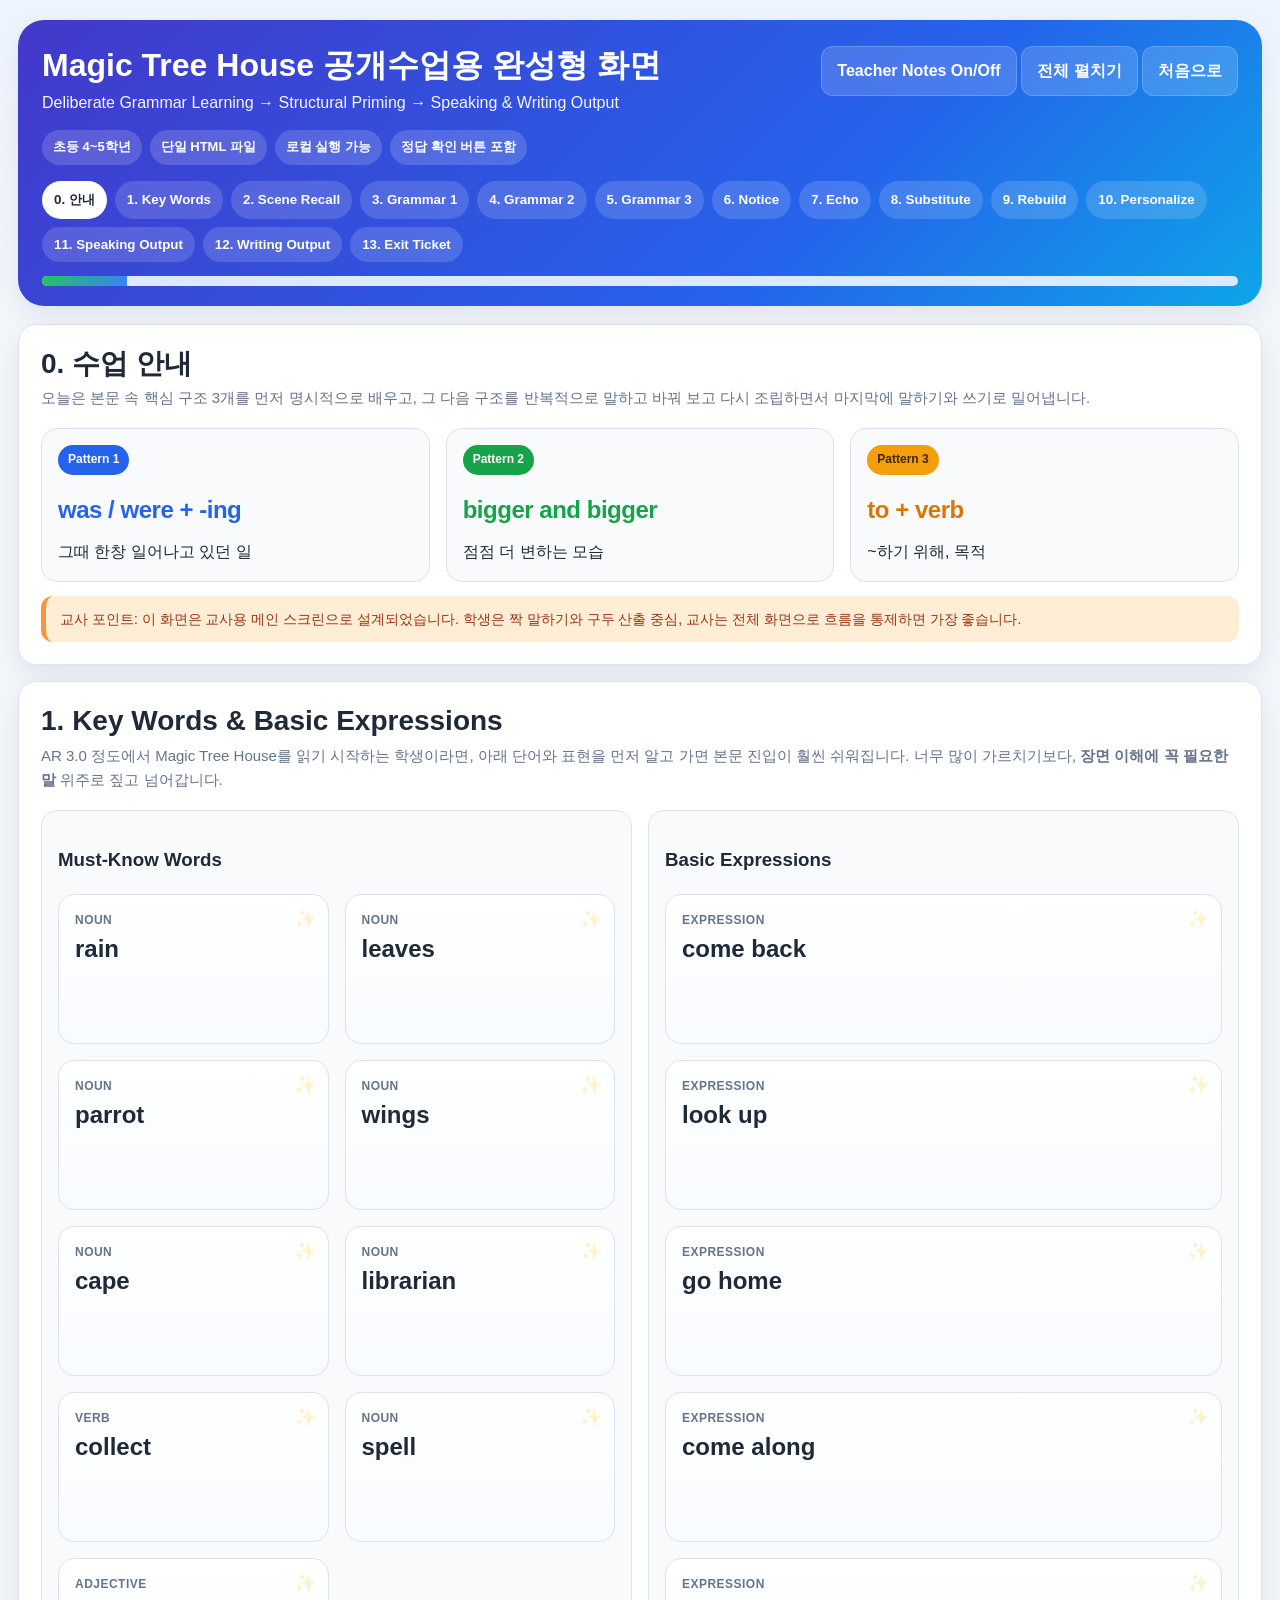
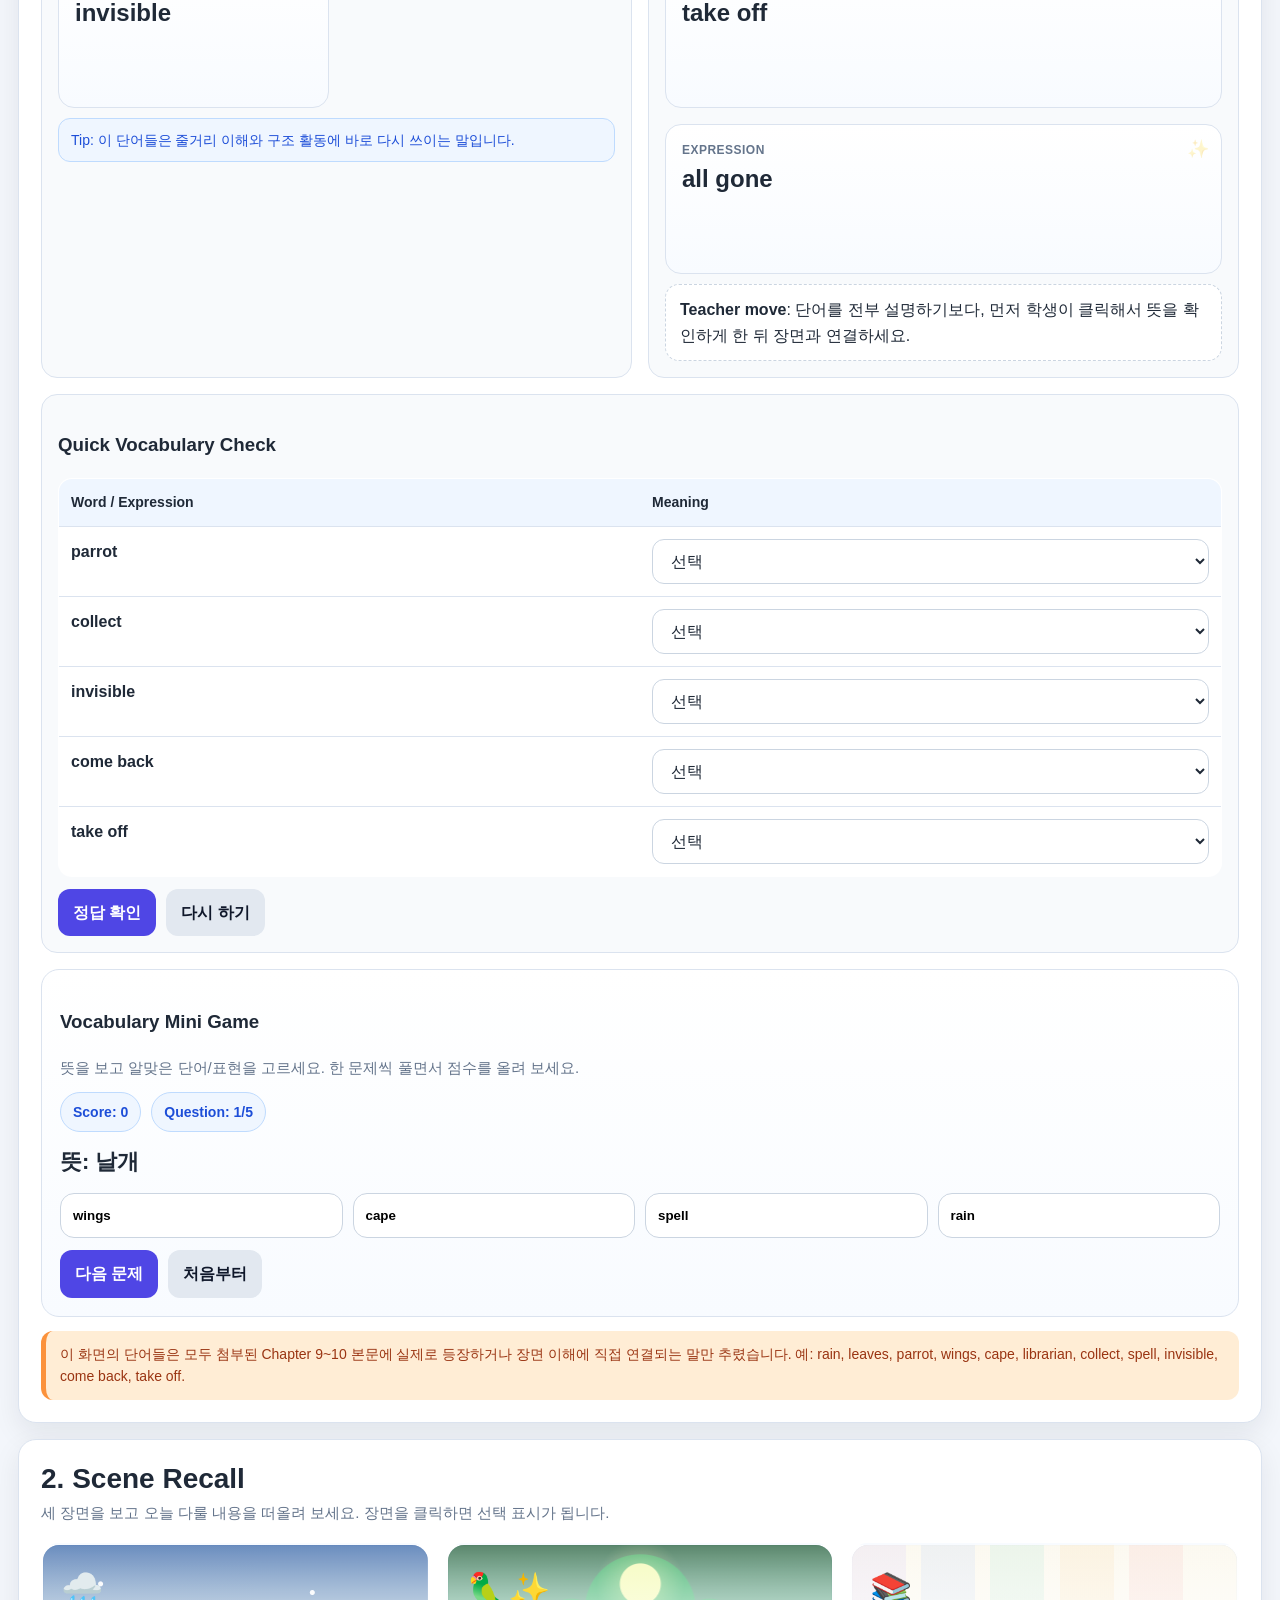
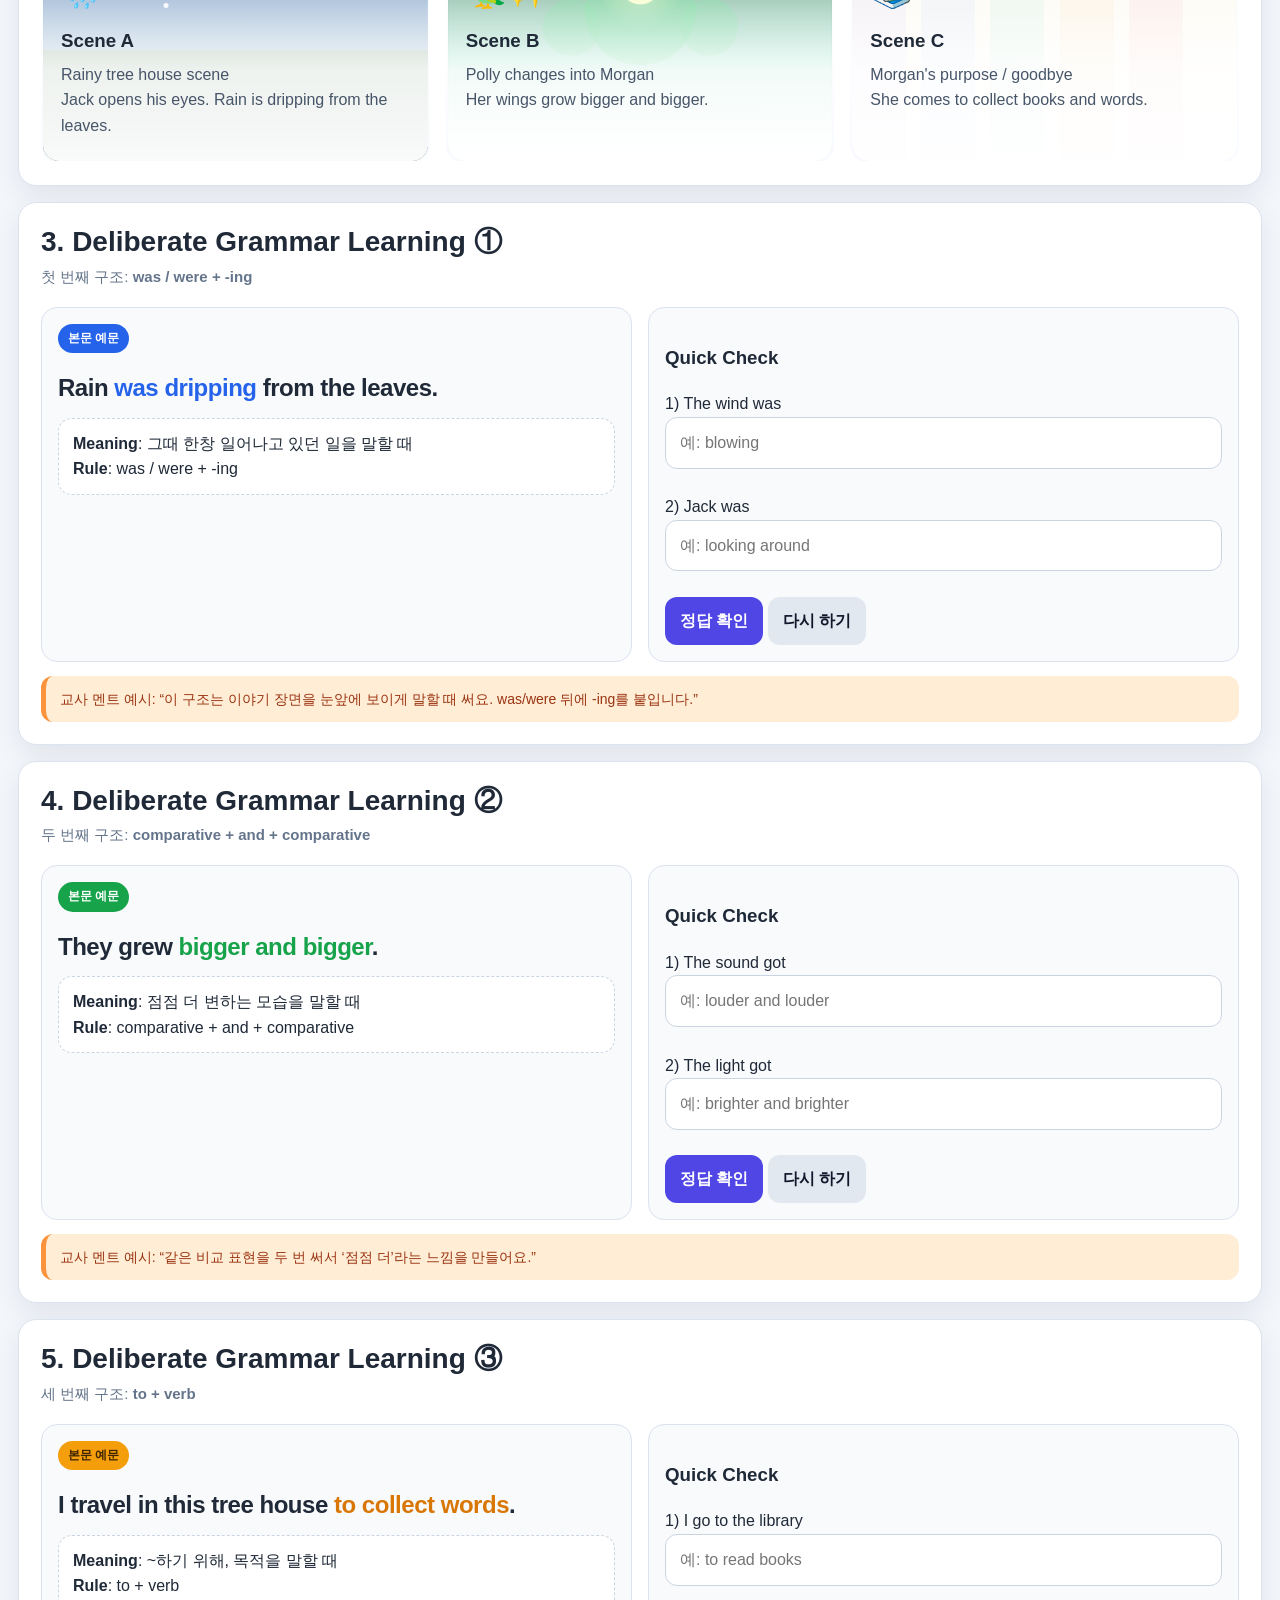
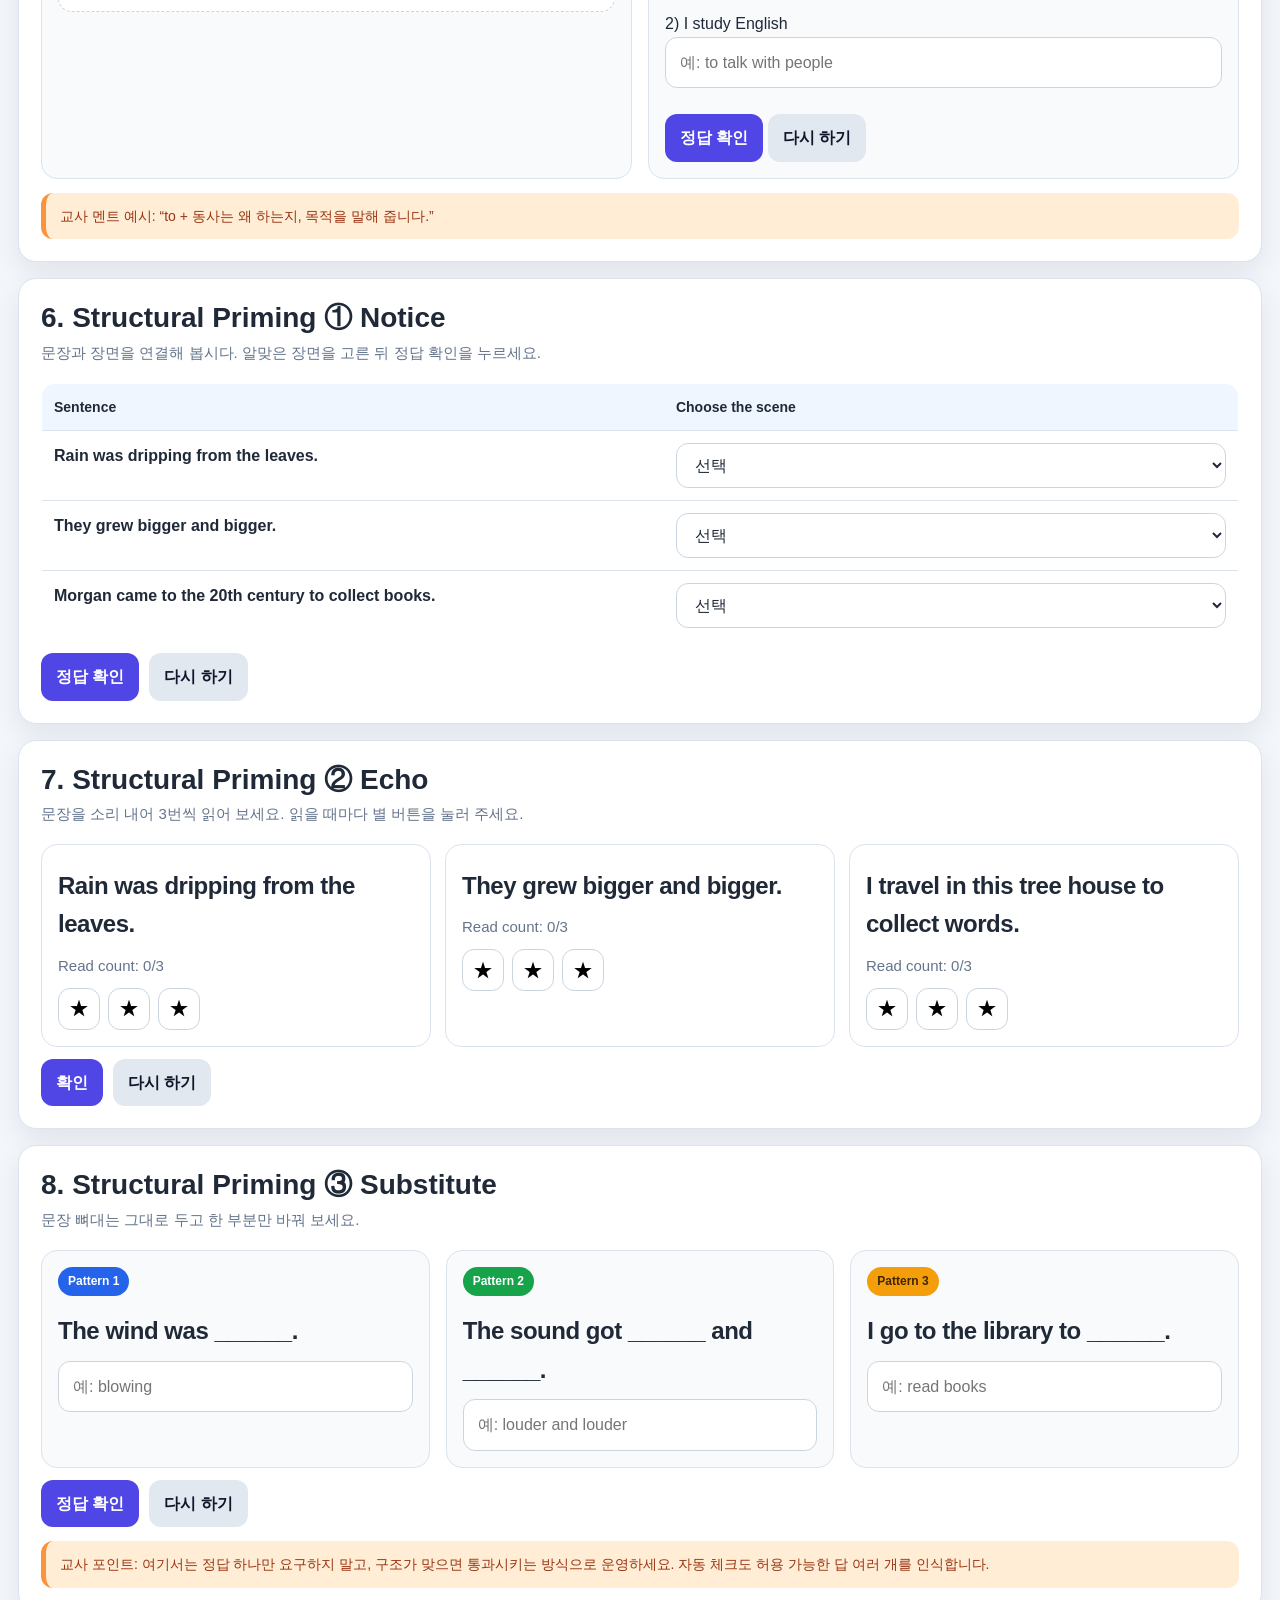
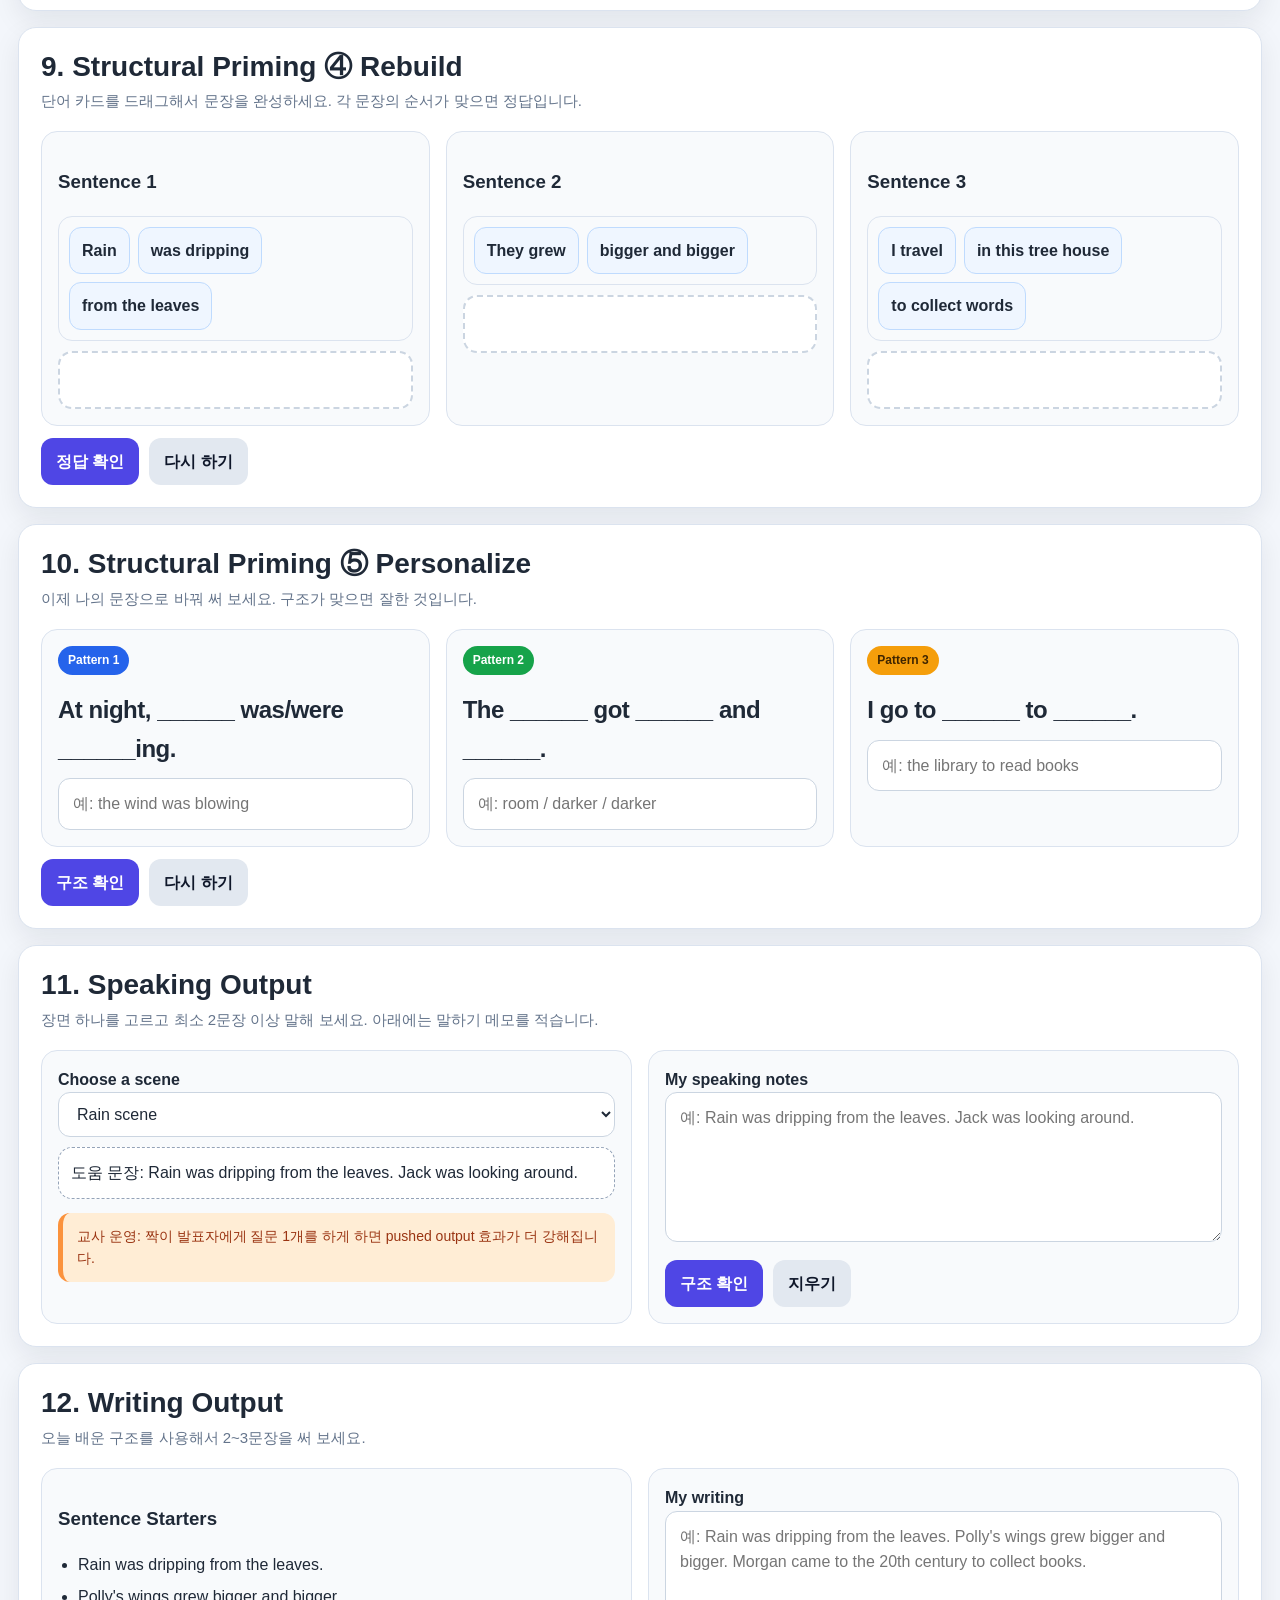
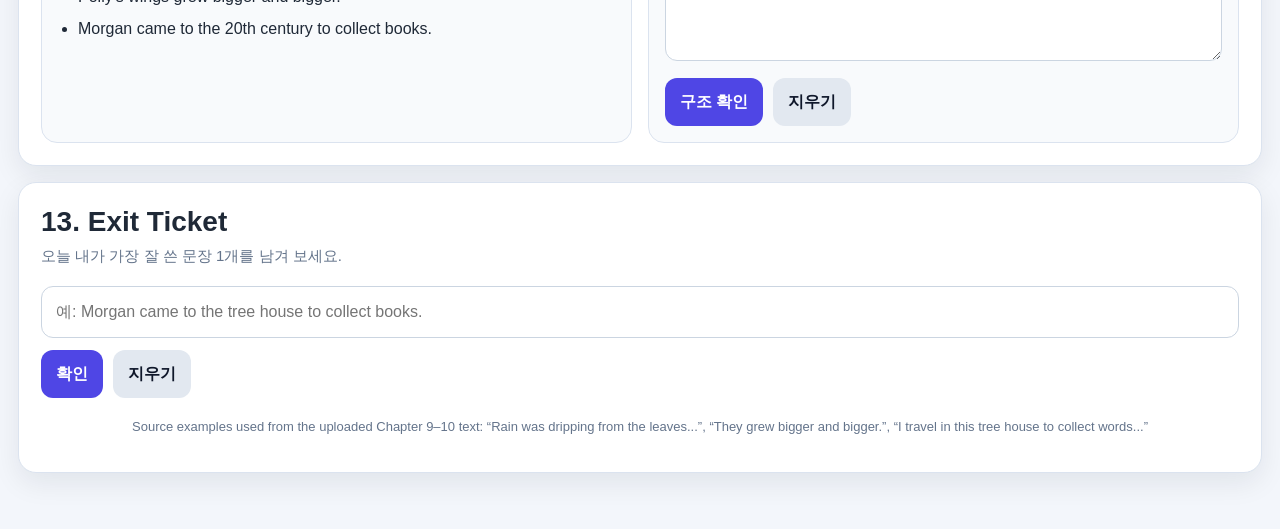
<file: mth4-class-screen.html>
<!DOCTYPE html>
<html lang="ko">
<head>
<meta charset="utf-8">
<meta name="viewport" content="width=device-width, initial-scale=1">
<title>Magic Tree House 공개수업용 인터랙티브 수업화면</title>
<style>
    :root {
      --bg: #f3f6fb;
      --surface: #ffffff;
      --surface-2: #f8fafc;
      --text: #1f2937;
      --muted: #64748b;
      --line: #dbe3ef;
      --brand: #4f46e5;
      --brand-2: #2563eb;
      --p1: #2563eb;
      --p2: #16a34a;
      --p3: #f59e0b;
      --good: #15803d;
      --good-bg: #dcfce7;
      --bad: #b91c1c;
      --bad-bg: #fee2e2;
      --warn: #9a3412;
      --warn-bg: #ffedd5;
      --shadow: 0 10px 28px rgba(15, 23, 42, 0.08);
      --radius: 18px;
    }

    * { box-sizing: border-box; }
    html, body { margin: 0; padding: 0; }
    body {
      font-family: "Malgun Gothic", "Apple SD Gothic Neo", "Noto Sans KR", Arial, sans-serif;
      background: linear-gradient(180deg, #eef4ff 0%, var(--bg) 300px);
      color: var(--text);
      line-height: 1.6;
    }

    .app {
      max-width: 1280px;
      margin: 0 auto;
      padding: 20px 18px 40px;
    }

    .hero {
      background: linear-gradient(135deg, #4338ca, #2563eb 65%, #0ea5e9);
      color: #fff;
      border-radius: 26px;
      box-shadow: var(--shadow);
      padding: 26px 24px 20px;
      margin-bottom: 18px;
      position: sticky;
      top: 0;
      z-index: 30;
    }

    .hero-top {
      display: flex;
      gap: 18px;
      align-items: flex-start;
      justify-content: space-between;
      flex-wrap: wrap;
    }

    .hero h1 {
      margin: 0 0 6px;
      font-size: 32px;
      line-height: 1.2;
    }

    .hero p {
      margin: 0;
      opacity: 0.95;
    }

    .hero-badges {
      display: flex;
      gap: 8px;
      flex-wrap: wrap;
      margin-top: 14px;
    }

    .badge {
      display: inline-flex;
      align-items: center;
      gap: 6px;
      padding: 7px 11px;
      border-radius: 999px;
      background: rgba(255, 255, 255, 0.16);
      font-size: 13px;
      font-weight: 700;
    }

    .top-tools {
      display: flex;
      gap: 8px;
      flex-wrap: wrap;
      align-items: center;
    }

    .btn {
      appearance: none;
      border: 0;
      border-radius: 12px;
      padding: 11px 15px;
      cursor: pointer;
      font: inherit;
      font-weight: 700;
      transition: 0.18s ease;
      box-shadow: none;
    }

    .btn:hover { transform: translateY(-1px); }
    .btn:active { transform: translateY(0); }

    .btn-light {
      background: rgba(255,255,255,0.16);
      color: #fff;
      border: 1px solid rgba(255,255,255,0.18);
    }

    .btn-dark {
      background: #0f172a;
      color: #fff;
    }

    .btn-check {
      background: var(--brand);
      color: #fff;
    }

    .btn-reset {
      background: #e2e8f0;
      color: #0f172a;
    }

    .btn-outline {
      background: #fff;
      color: #1e293b;
      border: 1px solid #cbd5e1;
    }

    .nav {
      display: flex;
      gap: 8px;
      flex-wrap: wrap;
      margin-top: 16px;
    }

    .nav button {
      border: 0;
      border-radius: 999px;
      padding: 10px 12px;
      font-weight: 700;
      cursor: pointer;
      background: rgba(255,255,255,0.15);
      color: #fff;
    }

    .nav button.active {
      background: #fff;
      color: #1e293b;
    }

    .panel {
      background: var(--surface);
      border: 1px solid var(--line);
      border-radius: var(--radius);
      box-shadow: var(--shadow);
      padding: 22px;
      margin-bottom: 16px;
    }

    .panel h2 {
      margin: 0 0 6px;
      font-size: 28px;
      line-height: 1.2;
    }

    .sub {
      color: var(--muted);
      margin: 0 0 18px;
      font-size: 15px;
    }

    .grid { display: grid; gap: 16px; }
    .grid-2 { grid-template-columns: repeat(auto-fit, minmax(320px, 1fr)); }
    .grid-3 { grid-template-columns: repeat(auto-fit, minmax(240px, 1fr)); }

    .mini-card {
      background: var(--surface-2);
      border: 1px solid var(--line);
      border-radius: 16px;
      padding: 16px;
    }

    .tag {
      display: inline-block;
      border-radius: 999px;
      font-size: 12px;
      font-weight: 800;
      padding: 5px 10px;
      color: #fff;
      margin-bottom: 10px;
    }

    .p1 { background: var(--p1); }
    .p2 { background: var(--p2); }
    .p3 { background: var(--p3); color: #3f2500; }

    .sentence {
      font-size: 24px;
      font-weight: 800;
      margin: 6px 0 10px;
      letter-spacing: -0.02em;
    }

    .color-p1 { color: var(--p1); }
    .color-p2 { color: var(--p2); }
    .color-p3 { color: #d97706; }

    .rule-box {
      background: #fff;
      border: 1px dashed #cbd5e1;
      border-radius: 14px;
      padding: 12px 14px;
      margin-top: 10px;
    }

    .teacher-note {
      margin-top: 14px;
      background: var(--warn-bg);
      border-left: 5px solid #fb923c;
      border-radius: 12px;
      padding: 12px 14px;
      color: var(--warn);
      font-size: 14px;
    }

    .vocab-card {
      position: relative;
      overflow: hidden;
      background: linear-gradient(180deg, #ffffff, #f8fbff);
      border: 1px solid var(--line);
      border-radius: 16px;
      padding: 16px;
      cursor: pointer;
      transition: transform 0.25s ease, box-shadow 0.25s ease, border-color 0.25s ease;
      min-height: 150px;
      transform-style: preserve-3d;
    }

    .vocab-card::after {
      content: "✨";
      position: absolute;
      right: 12px;
      top: 10px;
      opacity: 0.25;
      font-size: 18px;
      transition: transform 0.25s ease, opacity 0.25s ease;
    }

    .vocab-card:hover { transform: translateY(-4px) rotate(-0.3deg); box-shadow: 0 12px 24px rgba(37,99,235,0.10); }
    .vocab-card.open { border-color: var(--brand-2); background: linear-gradient(180deg, #eef5ff, #ffffff); box-shadow: 0 14px 28px rgba(37,99,235,0.12); }
    .vocab-card.open::after { transform: scale(1.25) rotate(12deg); opacity: 0.9; }
    .vocab-word { font-size: 24px; font-weight: 800; margin-bottom: 6px; }
    .vocab-pos { font-size: 12px; font-weight: 800; color: var(--muted); text-transform: uppercase; letter-spacing: .04em; }
    .vocab-meaning { margin: 10px 0 6px; font-weight: 700; display: none; }
    .vocab-card.open .vocab-meaning { display: block; }
    .vocab-example { color: var(--muted); font-size: 14px; display: none; }
    .vocab-card.open .vocab-example { display: block; }
    .vocab-tip {
      background: #eff6ff;
      border: 1px solid #bfdbfe;
      border-radius: 12px;
      padding: 10px 12px;
      font-size: 14px;
      color: #1d4ed8;
      margin-top: 10px;
    }

    .scene {
      position: relative;
      overflow: hidden;
      border: 2px solid transparent;
      border-radius: 18px;
      padding: 18px;
      background: linear-gradient(180deg, #ffffff, #f8fbff);
      box-shadow: inset 0 0 0 1px var(--line);
      min-height: 220px;
      cursor: pointer;
      transition: 0.22s ease;
      isolation: isolate;
    }

    .scene::before {
      content: "";
      position: absolute;
      inset: 0;
      background-size: cover;
      background-position: center;
      opacity: 0.95;
      z-index: -2;
    }

    .scene::after {
      content: "";
      position: absolute;
      inset: 0;
      background: linear-gradient(180deg, rgba(255,255,255,0.16), rgba(255,255,255,0.88) 58%, rgba(255,255,255,0.97));
      z-index: -1;
    }

    .scene-a::before {
      background-image:
        radial-gradient(circle at 15% 18%, rgba(255,255,255,0.95) 0 2px, transparent 3px),
        radial-gradient(circle at 32% 28%, rgba(255,255,255,0.9) 0 2px, transparent 3px),
        radial-gradient(circle at 70% 22%, rgba(255,255,255,0.95) 0 2px, transparent 3px),
        linear-gradient(180deg, rgba(43,92,163,0.88), rgba(90,140,180,0.75) 48%, rgba(83,125,89,0.78) 49%, rgba(48,94,61,0.88));
    }

    .scene-b::before {
      background-image:
        radial-gradient(circle at 50% 18%, rgba(255,255,180,0.95) 0 20px, rgba(255,255,180,0.25) 21px, transparent 44px),
        radial-gradient(circle at 50% 30%, rgba(34,197,94,0.58) 0 55px, transparent 56px),
        radial-gradient(circle at 32% 38%, rgba(34,197,94,0.42) 0 28px, transparent 29px),
        radial-gradient(circle at 68% 38%, rgba(34,197,94,0.42) 0 28px, transparent 29px),
        linear-gradient(180deg, rgba(20,83,45,0.88), rgba(16,185,129,0.55) 54%, rgba(255,255,255,0.1));
    }

    .scene-c::before {
      background-image:
        linear-gradient(180deg, rgba(248,250,252,0.55), rgba(255,255,255,0.12)),
        linear-gradient(90deg, rgba(139,92,246,0.18) 0 14%, transparent 14% 18%, rgba(59,130,246,0.18) 18% 32%, transparent 32% 36%, rgba(16,185,129,0.18) 36% 50%, transparent 50% 54%, rgba(245,158,11,0.18) 54% 68%, transparent 68% 72%, rgba(239,68,68,0.18) 72% 86%, transparent 86%),
        linear-gradient(180deg, rgba(255,244,214,0.88), rgba(255,255,255,0.9));
    }

    .scene:hover { transform: translateY(-4px); }
    .scene.selected { border-color: var(--brand-2); box-shadow: 0 16px 30px rgba(37,99,235,0.12), inset 0 0 0 1px rgba(37,99,235,0.15); }
    .scene h3 { margin: 0 0 6px; }
    .scene p { margin: 0; color: #475569; }
    .scene .icon { font-size: 34px; margin-bottom: 8px; display: block; }

    .game-board {
      background: linear-gradient(180deg, #ffffff, #f8fbff);
      border: 1px solid var(--line);
      border-radius: 18px;
      padding: 18px;
      margin-top: 16px;
    }

    .game-status {
      display: flex;
      gap: 10px;
      flex-wrap: wrap;
      margin-bottom: 12px;
    }

    .status-pill {
      padding: 8px 12px;
      border-radius: 999px;
      background: #eff6ff;
      border: 1px solid #bfdbfe;
      color: #1d4ed8;
      font-weight: 800;
      font-size: 14px;
    }

    .game-question {
      font-size: 22px;
      font-weight: 800;
      margin: 8px 0 14px;
    }

    .game-options {
      display: grid;
      grid-template-columns: repeat(auto-fit, minmax(180px, 1fr));
      gap: 10px;
    }

    .game-option {
      border: 1px solid #cbd5e1;
      background: #fff;
      border-radius: 14px;
      padding: 14px 12px;
      text-align: left;
      font-weight: 800;
      cursor: pointer;
      transition: 0.18s ease;
    }

    .game-option:hover { transform: translateY(-2px); box-shadow: 0 8px 18px rgba(15,23,42,0.08); }
    .game-option.correct { background: var(--good-bg); border-color: #22c55e; color: var(--good); }
    .game-option.wrong { background: var(--bad-bg); border-color: #ef4444; color: var(--bad); }

    input[type="text"], select, textarea {
      width: 100%;
      border: 1px solid #cbd5e1;
      background: #fff;
      border-radius: 12px;
      padding: 12px 14px;
      font: inherit;
      color: var(--text);
    }

    textarea { min-height: 150px; resize: vertical; }

    .row { display: flex; gap: 10px; flex-wrap: wrap; }

    .feedback {
      margin-top: 10px;
      border-radius: 12px;
      padding: 10px 12px;
      font-weight: 700;
      display: none;
    }

    .feedback.good { display: block; background: var(--good-bg); color: var(--good); }
    .feedback.bad { display: block; background: var(--bad-bg); color: var(--bad); }
    .feedback.neutral { display: block; background: #e0f2fe; color: #075985; }

    .check-list {
      margin: 0;
      padding-left: 20px;
    }

    .check-list li { margin: 6px 0; }

    .match-table {
      width: 100%;
      border-collapse: collapse;
      overflow: hidden;
      border-radius: 14px;
      border: 1px solid var(--line);
      background: #fff;
    }

    .match-table th, .match-table td {
      border-bottom: 1px solid var(--line);
      padding: 12px 12px;
      text-align: left;
      vertical-align: top;
    }

    .match-table th {
      background: #eff6ff;
      font-size: 14px;
    }

    .word-bank, .dropzone {
      display: flex;
      flex-wrap: wrap;
      gap: 8px;
      border-radius: 14px;
      min-height: 58px;
      padding: 10px;
    }

    .word-bank {
      background: #f8fafc;
      border: 1px solid var(--line);
      margin-bottom: 10px;
    }

    .dropzone {
      background: #fff;
      border: 2px dashed #cbd5e1;
    }

    .token {
      padding: 10px 12px;
      border-radius: 12px;
      font-weight: 800;
      cursor: grab;
      user-select: none;
      background: #eff6ff;
      border: 1px solid #bfdbfe;
    }

    .progress {
      height: 10px;
      background: #dbeafe;
      border-radius: 999px;
      overflow: hidden;
      margin-top: 14px;
    }

    .progress > div {
      width: 0;
      height: 100%;
      background: linear-gradient(90deg, #22c55e, #3b82f6);
      transition: width 0.25s ease;
    }

    .echo-cards { display: grid; grid-template-columns: repeat(auto-fit, minmax(260px, 1fr)); gap: 14px; }
    .echo-card { border: 1px solid var(--line); border-radius: 16px; padding: 16px; background: #fff; }
    .counter { font-size: 15px; color: var(--muted); margin-bottom: 10px; }

    .tap-stars { display: flex; gap: 8px; }
    .tap-stars button {
      width: 42px; height: 42px; border-radius: 12px; border: 1px solid #cbd5e1; background: #fff; cursor: pointer; font-size: 20px;
    }
    .tap-stars button.on { background: #fef3c7; border-color: #f59e0b; }

    .output-frame {
      border: 1px dashed #94a3b8;
      background: #fff;
      border-radius: 14px;
      padding: 12px;
      margin-top: 10px;
    }

    .footer-note {
      color: var(--muted);
      font-size: 13px;
      text-align: center;
      padding-top: 6px;
    }

    .hidden-print {
      display: block;
    }

    @media print {
      body { background: #fff; }
      .hero, .nav, .top-tools, .hidden-print { display: none !important; }
      .panel { box-shadow: none; break-inside: avoid; }
    }
  </style>

  <div class="app">
    <header class="hero">
      <div class="hero-top">
        <div>
          <h1>Magic Tree House 공개수업용 완성형 화면</h1>
          <p>Deliberate Grammar Learning → Structural Priming → Speaking & Writing Output</p>
          <div class="hero-badges">
            <span class="badge">초등 4~5학년</span>
            <span class="badge">단일 HTML 파일</span>
            <span class="badge">로컬 실행 가능</span>
            <span class="badge">정답 확인 버튼 포함</span>
          </div>
        </div>
        <div class="top-tools hidden-print">
          <button class="btn btn-light" onclick="toggleTeacherMode()">Teacher Notes On/Off</button>
          <button class="btn btn-light" onclick="expandAll()">전체 펼치기</button>
          <button class="btn btn-light" onclick="collapseToTop()">처음으로</button>
          
        </div>
      </div>
      <nav class="nav" id="topNav"></nav>
      <div class="progress"><div id="progressBar"></div></div>
    </header>

    <section class="panel" data-title="0. 안내">
      <h2>0. 수업 안내</h2>
      <p class="sub">오늘은 본문 속 핵심 구조 3개를 먼저 명시적으로 배우고, 그 다음 구조를 반복적으로 말하고 바꿔 보고 다시 조립하면서 마지막에 말하기와 쓰기로 밀어냅니다.</p>
      <div class="grid grid-3">
        <div class="mini-card">
          <span class="tag p1">Pattern 1</span>
          <div class="sentence color-p1">was / were + -ing</div>
          <div>그때 한창 일어나고 있던 일</div>
        </div>
        <div class="mini-card">
          <span class="tag p2">Pattern 2</span>
          <div class="sentence color-p2">bigger and bigger</div>
          <div>점점 더 변하는 모습</div>
        </div>
        <div class="mini-card">
          <span class="tag p3">Pattern 3</span>
          <div class="sentence color-p3">to + verb</div>
          <div>~하기 위해, 목적</div>
        </div>
      </div>
      <div class="teacher-note teacher-mode">교사 포인트: 이 화면은 교사용 메인 스크린으로 설계되었습니다. 학생은 짝 말하기와 구두 산출 중심, 교사는 전체 화면으로 흐름을 통제하면 가장 좋습니다.</div>
    </section>

    <section class="panel" data-title="1. Key Words">
      <h2>1. Key Words & Basic Expressions</h2>
      <p class="sub">AR 3.0 정도에서 Magic Tree House를 읽기 시작하는 학생이라면, 아래 단어와 표현을 먼저 알고 가면 본문 진입이 훨씬 쉬워집니다. 너무 많이 가르치기보다, <b>장면 이해에 꼭 필요한 말</b> 위주로 짚고 넘어갑니다.</p>
      <div class="grid grid-2">
        <div class="mini-card">
          <h3>Must-Know Words</h3>
          <div class="grid grid-3">
            <div class="vocab-card" onclick="toggleVocab(this)">
              <div class="vocab-pos">noun</div>
              <div class="vocab-word">rain</div>
              <div class="vocab-meaning">비</div>
              <div class="vocab-example">Rain was dripping from the leaves.</div>
            </div>
            <div class="vocab-card" onclick="toggleVocab(this)">
              <div class="vocab-pos">noun</div>
              <div class="vocab-word">leaves</div>
              <div class="vocab-meaning">나뭇잎들</div>
              <div class="vocab-example">The rain was dripping from the leaves.</div>
            </div>
            <div class="vocab-card" onclick="toggleVocab(this)">
              <div class="vocab-pos">noun</div>
              <div class="vocab-word">parrot</div>
              <div class="vocab-meaning">앵무새</div>
              <div class="vocab-example">Polly was a parrot.</div>
            </div>
            <div class="vocab-card" onclick="toggleVocab(this)">
              <div class="vocab-pos">noun</div>
              <div class="vocab-word">wings</div>
              <div class="vocab-meaning">날개</div>
              <div class="vocab-example">Polly raised her bright green wings.</div>
            </div>
            <div class="vocab-card" onclick="toggleVocab(this)">
              <div class="vocab-pos">noun</div>
              <div class="vocab-word">cape</div>
              <div class="vocab-meaning">망토</div>
              <div class="vocab-example">The wings spread out like a huge green cape.</div>
            </div>
            <div class="vocab-card" onclick="toggleVocab(this)">
              <div class="vocab-pos">noun</div>
              <div class="vocab-word">librarian</div>
              <div class="vocab-meaning">사서</div>
              <div class="vocab-example">Morgan said, “I’m also a librarian.”</div>
            </div>
            <div class="vocab-card" onclick="toggleVocab(this)">
              <div class="vocab-pos">verb</div>
              <div class="vocab-word">collect</div>
              <div class="vocab-meaning">모으다, 수집하다</div>
              <div class="vocab-example">Morgan came to collect books.</div>
            </div>
            <div class="vocab-card" onclick="toggleVocab(this)">
              <div class="vocab-pos">noun</div>
              <div class="vocab-word">spell</div>
              <div class="vocab-meaning">마법, 주문</div>
              <div class="vocab-example">Morgan placed a spell on the tree house.</div>
            </div>
            <div class="vocab-card" onclick="toggleVocab(this)">
              <div class="vocab-pos">adjective</div>
              <div class="vocab-word">invisible</div>
              <div class="vocab-meaning">보이지 않는</div>
              <div class="vocab-example">The tree house was invisible.</div>
            </div>
          </div>
          <div class="vocab-tip">Tip: 이 단어들은 줄거리 이해와 구조 활동에 바로 다시 쓰이는 말입니다.</div>
        </div>
        <div class="mini-card">
          <h3>Basic Expressions</h3>
          <div class="grid grid-2">
            <div class="vocab-card" onclick="toggleVocab(this)">
              <div class="vocab-pos">expression</div>
              <div class="vocab-word">come back</div>
              <div class="vocab-meaning">돌아오다</div>
              <div class="vocab-example">No magic creature has ever come back with us.</div>
            </div>
            <div class="vocab-card" onclick="toggleVocab(this)">
              <div class="vocab-pos">expression</div>
              <div class="vocab-word">look up</div>
              <div class="vocab-meaning">올려다보다</div>
              <div class="vocab-example">Jack and Annie looked up at the oak tree.</div>
            </div>
            <div class="vocab-card" onclick="toggleVocab(this)">
              <div class="vocab-pos">expression</div>
              <div class="vocab-word">go home</div>
              <div class="vocab-meaning">집에 가다</div>
              <div class="vocab-example">Morgan said she must go home now.</div>
            </div>
            <div class="vocab-card" onclick="toggleVocab(this)">
              <div class="vocab-pos">expression</div>
              <div class="vocab-word">come along</div>
              <div class="vocab-meaning">함께 가다, 따라오다</div>
              <div class="vocab-example">Morgan decided to come along.</div>
            </div>
            <div class="vocab-card" onclick="toggleVocab(this)">
              <div class="vocab-pos">expression</div>
              <div class="vocab-word">take off</div>
              <div class="vocab-meaning">휙 떠나다, 달려 나가다</div>
              <div class="vocab-example">Jack and Annie took off through the woods.</div>
            </div>
            <div class="vocab-card" onclick="toggleVocab(this)">
              <div class="vocab-pos">expression</div>
              <div class="vocab-word">all gone</div>
              <div class="vocab-meaning">완전히 사라진</div>
              <div class="vocab-example">The tree house was all gone.</div>
            </div>
          </div>
          <div class="rule-box">
            <b>Teacher move</b>: 단어를 전부 설명하기보다, 먼저 학생이 클릭해서 뜻을 확인하게 한 뒤 장면과 연결하세요.
          </div>
        </div>
      </div>
      <div class="mini-card" style="margin-top:16px;">
        <h3>Quick Vocabulary Check</h3>
        <table class="match-table">
          <thead>
            <tr>
              <th style="width:50%">Word / Expression</th>
              <th>Meaning</th>
            </tr>
          </thead>
          <tbody>
            <tr>
              <td><b>parrot</b></td>
              <td>
                <select id="vocab1">
                  <option value="">선택</option>
                  <option value="wrong">마법 주문</option>
                  <option value="right">앵무새</option>
                  <option value="wrong">망토</option>
                </select>
              </td>
            </tr>
            <tr>
              <td><b>collect</b></td>
              <td>
                <select id="vocab2">
                  <option value="">선택</option>
                  <option value="wrong">사라지다</option>
                  <option value="right">모으다</option>
                  <option value="wrong">올려다보다</option>
                </select>
              </td>
            </tr>
            <tr>
              <td><b>invisible</b></td>
              <td>
                <select id="vocab3">
                  <option value="">선택</option>
                  <option value="right">보이지 않는</option>
                  <option value="wrong">빛나는</option>
                  <option value="wrong">조용한</option>
                </select>
              </td>
            </tr>
            <tr>
              <td><b>come back</b></td>
              <td>
                <select id="vocab4">
                  <option value="">선택</option>
                  <option value="wrong">책을 빌리다</option>
                  <option value="right">돌아오다</option>
                  <option value="wrong">빠르게 날다</option>
                </select>
              </td>
            </tr>
            <tr>
              <td><b>take off</b></td>
              <td>
                <select id="vocab5">
                  <option value="">선택</option>
                  <option value="right">휙 떠나다, 달려 나가다</option>
                  <option value="wrong">조용히 앉다</option>
                  <option value="wrong">손을 흔들다</option>
                </select>
              </td>
            </tr>
          </tbody>
        </table>
        <div class="row" style="margin-top:12px;">
          <button class="btn btn-check" onclick="checkVocab()">정답 확인</button>
          <button class="btn btn-reset" onclick="resetVocab()">다시 하기</button>
        </div>
        <div id="fb_vocab" class="feedback"></div>
      </div>
      <div class="game-board">
        <h3>Vocabulary Mini Game</h3>
        <p class="sub" style="margin-bottom:12px;">뜻을 보고 알맞은 단어/표현을 고르세요. 한 문제씩 풀면서 점수를 올려 보세요.</p>
        <div class="game-status">
          <div class="status-pill">Score: <span id="gameScore">0</span></div>
          <div class="status-pill">Question: <span id="gameIndex">1</span>/<span id="gameTotal">5</span></div>
        </div>
        <div class="game-question" id="gameQuestion">뜻: 날개</div>
        <div class="game-options" id="gameOptions"></div>
        <div class="row" style="margin-top:12px;">
          <button class="btn btn-check" onclick="nextGameQuestion()">다음 문제</button>
          <button class="btn btn-reset" onclick="resetGame()">처음부터</button>
        </div>
        <div id="fb_game" class="feedback"></div>
      </div>
      <div class="teacher-note teacher-mode">이 화면의 단어들은 모두 첨부된 Chapter 9~10 본문에 실제로 등장하거나 장면 이해에 직접 연결되는 말만 추렸습니다. 예: rain, leaves, parrot, wings, cape, librarian, collect, spell, invisible, come back, take off.</div>
    </section>

    <section class="panel" data-title="2. Scene Recall">
      <h2>2. Scene Recall</h2>
      <p class="sub">세 장면을 보고 오늘 다룰 내용을 떠올려 보세요. 장면을 클릭하면 선택 표시가 됩니다.</p>
      <div class="grid grid-3" id="sceneGrid">
        <div class="scene scene-a" onclick="selectScene(this)">
          <span class="icon">🌧️</span>
          <h3>Scene A</h3>
          <p>Rainy tree house scene</p>
          <p>Jack opens his eyes. Rain is dripping from the leaves.</p>
        </div>
        <div class="scene scene-b" onclick="selectScene(this)">
          <span class="icon">🦜✨</span>
          <h3>Scene B</h3>
          <p>Polly changes into Morgan</p>
          <p>Her wings grow bigger and bigger.</p>
        </div>
        <div class="scene scene-c" onclick="selectScene(this)">
          <span class="icon">📚</span>
          <h3>Scene C</h3>
          <p>Morgan's purpose / goodbye</p>
          <p>She comes to collect books and words.</p>
        </div>
      </div>
    </section>

    <section class="panel" data-title="3. Grammar 1">
      <h2>3. Deliberate Grammar Learning ①</h2>
      <p class="sub">첫 번째 구조: <b>was / were + -ing</b></p>
      <div class="grid grid-2">
        <div class="mini-card">
          <span class="tag p1">본문 예문</span>
          <div class="sentence">Rain <span class="color-p1">was dripping</span> from the leaves.</div>
          <div class="rule-box">
            <b>Meaning</b>: 그때 한창 일어나고 있던 일을 말할 때<br>
            <b>Rule</b>: was / were + -ing
          </div>
        </div>
        <div class="mini-card">
          <h3>Quick Check</h3>
          <label>1) The wind was <input type="text" id="g1_1" placeholder="예: blowing" /></label><br><br>
          <label>2) Jack was <input type="text" id="g1_2" placeholder="예: looking around" /></label><br><br>
          <button class="btn btn-check" onclick="checkGrammar1()">정답 확인</button>
          <button class="btn btn-reset" onclick="resetInputs(['g1_1','g1_2'],'fb_g1')">다시 하기</button>
          <div id="fb_g1" class="feedback"></div>
        </div>
      </div>
      <div class="teacher-note teacher-mode">교사 멘트 예시: “이 구조는 이야기 장면을 눈앞에 보이게 말할 때 써요. was/were 뒤에 -ing를 붙입니다.”</div>
    </section>

    <section class="panel" data-title="4. Grammar 2">
      <h2>4. Deliberate Grammar Learning ②</h2>
      <p class="sub">두 번째 구조: <b>comparative + and + comparative</b></p>
      <div class="grid grid-2">
        <div class="mini-card">
          <span class="tag p2">본문 예문</span>
          <div class="sentence">They grew <span class="color-p2">bigger and bigger</span>.</div>
          <div class="rule-box">
            <b>Meaning</b>: 점점 더 변하는 모습을 말할 때<br>
            <b>Rule</b>: comparative + and + comparative
          </div>
        </div>
        <div class="mini-card">
          <h3>Quick Check</h3>
          <label>1) The sound got <input type="text" id="g2_1" placeholder="예: louder and louder" /></label><br><br>
          <label>2) The light got <input type="text" id="g2_2" placeholder="예: brighter and brighter" /></label><br><br>
          <button class="btn btn-check" onclick="checkGrammar2()">정답 확인</button>
          <button class="btn btn-reset" onclick="resetInputs(['g2_1','g2_2'],'fb_g2')">다시 하기</button>
          <div id="fb_g2" class="feedback"></div>
        </div>
      </div>
      <div class="teacher-note teacher-mode">교사 멘트 예시: “같은 비교 표현을 두 번 써서 ‘점점 더’라는 느낌을 만들어요.”</div>
    </section>

    <section class="panel" data-title="5. Grammar 3">
      <h2>5. Deliberate Grammar Learning ③</h2>
      <p class="sub">세 번째 구조: <b>to + verb</b></p>
      <div class="grid grid-2">
        <div class="mini-card">
          <span class="tag p3">본문 예문</span>
          <div class="sentence">I travel in this tree house <span class="color-p3">to collect words</span>.</div>
          <div class="rule-box">
            <b>Meaning</b>: ~하기 위해, 목적을 말할 때<br>
            <b>Rule</b>: to + verb
          </div>
        </div>
        <div class="mini-card">
          <h3>Quick Check</h3>
          <label>1) I go to the library <input type="text" id="g3_1" placeholder="예: to read books" /></label><br><br>
          <label>2) I study English <input type="text" id="g3_2" placeholder="예: to talk with people" /></label><br><br>
          <button class="btn btn-check" onclick="checkGrammar3()">정답 확인</button>
          <button class="btn btn-reset" onclick="resetInputs(['g3_1','g3_2'],'fb_g3')">다시 하기</button>
          <div id="fb_g3" class="feedback"></div>
        </div>
      </div>
      <div class="teacher-note teacher-mode">교사 멘트 예시: “to + 동사는 왜 하는지, 목적을 말해 줍니다.”</div>
    </section>

    <section class="panel" data-title="6. Notice">
      <h2>6. Structural Priming ① Notice</h2>
      <p class="sub">문장과 장면을 연결해 봅시다. 알맞은 장면을 고른 뒤 정답 확인을 누르세요.</p>
      <table class="match-table">
        <thead>
          <tr>
            <th style="width:52%">Sentence</th>
            <th>Choose the scene</th>
          </tr>
        </thead>
        <tbody>
          <tr>
            <td><b>Rain was dripping from the leaves.</b></td>
            <td>
              <select id="notice1">
                <option value="">선택</option>
                <option value="A">A. Rainy tree house scene</option>
                <option value="B">B. Polly changes into Morgan</option>
                <option value="C">C. Morgan's purpose / goodbye</option>
              </select>
            </td>
          </tr>
          <tr>
            <td><b>They grew bigger and bigger.</b></td>
            <td>
              <select id="notice2">
                <option value="">선택</option>
                <option value="A">A. Rainy tree house scene</option>
                <option value="B">B. Polly changes into Morgan</option>
                <option value="C">C. Morgan's purpose / goodbye</option>
              </select>
            </td>
          </tr>
          <tr>
            <td><b>Morgan came to the 20th century to collect books.</b></td>
            <td>
              <select id="notice3">
                <option value="">선택</option>
                <option value="A">A. Rainy tree house scene</option>
                <option value="B">B. Polly changes into Morgan</option>
                <option value="C">C. Morgan's purpose / goodbye</option>
              </select>
            </td>
          </tr>
        </tbody>
      </table>
      <div class="row" style="margin-top:12px;">
        <button class="btn btn-check" onclick="checkNotice()">정답 확인</button>
        <button class="btn btn-reset" onclick="resetNotice()">다시 하기</button>
      </div>
      <div id="fb_notice" class="feedback"></div>
    </section>

    <section class="panel" data-title="7. Echo">
      <h2>7. Structural Priming ② Echo</h2>
      <p class="sub">문장을 소리 내어 3번씩 읽어 보세요. 읽을 때마다 별 버튼을 눌러 주세요.</p>
      <div class="echo-cards">
        <div class="echo-card">
          <div class="sentence">Rain was dripping from the leaves.</div>
          <div class="counter">Read count: <span id="echoCount1">0</span>/3</div>
          <div class="tap-stars">
            <button onclick="addEcho(1)">★</button>
            <button onclick="addEcho(1)">★</button>
            <button onclick="addEcho(1)">★</button>
          </div>
        </div>
        <div class="echo-card">
          <div class="sentence">They grew bigger and bigger.</div>
          <div class="counter">Read count: <span id="echoCount2">0</span>/3</div>
          <div class="tap-stars">
            <button onclick="addEcho(2)">★</button>
            <button onclick="addEcho(2)">★</button>
            <button onclick="addEcho(2)">★</button>
          </div>
        </div>
        <div class="echo-card">
          <div class="sentence">I travel in this tree house to collect words.</div>
          <div class="counter">Read count: <span id="echoCount3">0</span>/3</div>
          <div class="tap-stars">
            <button onclick="addEcho(3)">★</button>
            <button onclick="addEcho(3)">★</button>
            <button onclick="addEcho(3)">★</button>
          </div>
        </div>
      </div>
      <div class="row" style="margin-top:12px;">
        <button class="btn btn-check" onclick="checkEcho()">확인</button>
        <button class="btn btn-reset" onclick="resetEcho()">다시 하기</button>
      </div>
      <div id="fb_echo" class="feedback"></div>
    </section>

    <section class="panel" data-title="8. Substitute">
      <h2>8. Structural Priming ③ Substitute</h2>
      <p class="sub">문장 뼈대는 그대로 두고 한 부분만 바꿔 보세요.</p>
      <div class="grid grid-3">
        <div class="mini-card">
          <span class="tag p1">Pattern 1</span>
          <div class="sentence">The wind was ______.</div>
          <input type="text" id="sub1" placeholder="예: blowing" />
        </div>
        <div class="mini-card">
          <span class="tag p2">Pattern 2</span>
          <div class="sentence">The sound got ______ and ______.</div>
          <input type="text" id="sub2" placeholder="예: louder and louder" />
        </div>
        <div class="mini-card">
          <span class="tag p3">Pattern 3</span>
          <div class="sentence">I go to the library to ______.</div>
          <input type="text" id="sub3" placeholder="예: read books" />
        </div>
      </div>
      <div class="row" style="margin-top:12px;">
        <button class="btn btn-check" onclick="checkSubstitute()">정답 확인</button>
        <button class="btn btn-reset" onclick="resetInputs(['sub1','sub2','sub3'],'fb_sub')">다시 하기</button>
      </div>
      <div id="fb_sub" class="feedback"></div>
      <div class="teacher-note teacher-mode">교사 포인트: 여기서는 정답 하나만 요구하지 말고, 구조가 맞으면 통과시키는 방식으로 운영하세요. 자동 체크도 허용 가능한 답 여러 개를 인식합니다.</div>
    </section>

    <section class="panel" data-title="9. Rebuild">
      <h2>9. Structural Priming ④ Rebuild</h2>
      <p class="sub">단어 카드를 드래그해서 문장을 완성하세요. 각 문장의 순서가 맞으면 정답입니다.</p>
      <div class="grid grid-3">
        <div class="mini-card">
          <h3>Sentence 1</h3>
          <div class="word-bank" id="bank1">
            <div class="token" draggable="true">Rain</div>
            <div class="token" draggable="true">was dripping</div>
            <div class="token" draggable="true">from the leaves</div>
          </div>
          <div class="dropzone" data-answer="Rain|was dripping|from the leaves"></div>
        </div>
        <div class="mini-card">
          <h3>Sentence 2</h3>
          <div class="word-bank" id="bank2">
            <div class="token" draggable="true">They grew</div>
            <div class="token" draggable="true">bigger and bigger</div>
          </div>
          <div class="dropzone" data-answer="They grew|bigger and bigger"></div>
        </div>
        <div class="mini-card">
          <h3>Sentence 3</h3>
          <div class="word-bank" id="bank3">
            <div class="token" draggable="true">I travel</div>
            <div class="token" draggable="true">in this tree house</div>
            <div class="token" draggable="true">to collect words</div>
          </div>
          <div class="dropzone" data-answer="I travel|in this tree house|to collect words"></div>
        </div>
      </div>
      <div class="row" style="margin-top:12px;">
        <button class="btn btn-check" onclick="checkRebuild()">정답 확인</button>
        <button class="btn btn-reset" onclick="resetRebuild()">다시 하기</button>
      </div>
      <div id="fb_rebuild" class="feedback"></div>
    </section>

    <section class="panel" data-title="10. Personalize">
      <h2>10. Structural Priming ⑤ Personalize</h2>
      <p class="sub">이제 나의 문장으로 바꿔 써 보세요. 구조가 맞으면 잘한 것입니다.</p>
      <div class="grid grid-3">
        <div class="mini-card">
          <span class="tag p1">Pattern 1</span>
          <div class="sentence">At night, ______ was/were ______ing.</div>
          <input type="text" id="per1" placeholder="예: the wind was blowing" />
        </div>
        <div class="mini-card">
          <span class="tag p2">Pattern 2</span>
          <div class="sentence">The ______ got ______ and ______.</div>
          <input type="text" id="per2" placeholder="예: room / darker / darker" />
        </div>
        <div class="mini-card">
          <span class="tag p3">Pattern 3</span>
          <div class="sentence">I go to ______ to ______.</div>
          <input type="text" id="per3" placeholder="예: the library to read books" />
        </div>
      </div>
      <div class="row" style="margin-top:12px;">
        <button class="btn btn-check" onclick="checkPersonalize()">구조 확인</button>
        <button class="btn btn-reset" onclick="resetInputs(['per1','per2','per3'],'fb_per')">다시 하기</button>
      </div>
      <div id="fb_per" class="feedback"></div>
    </section>

    <section class="panel" data-title="11. Speaking Output">
      <h2>11. Speaking Output</h2>
      <p class="sub">장면 하나를 고르고 최소 2문장 이상 말해 보세요. 아래에는 말하기 메모를 적습니다.</p>
      <div class="grid grid-2">
        <div class="mini-card">
          <label><b>Choose a scene</b>
            <select id="speakScene" onchange="showSpeakingPrompt()">
              <option value="rain">Rain scene</option>
              <option value="transform">Polly changes into Morgan</option>
              <option value="purpose">Morgan's purpose / goodbye</option>
            </select>
          </label>
          <div class="output-frame" id="speakingPrompt">도움 문장: Rain was dripping from the leaves. Jack was looking around.</div>
          <div class="teacher-note teacher-mode">교사 운영: 짝이 발표자에게 질문 1개를 하게 하면 pushed output 효과가 더 강해집니다.</div>
        </div>
        <div class="mini-card">
          <label><b>My speaking notes</b>
            <textarea id="speakingText" placeholder="예: Rain was dripping from the leaves. Jack was looking around."></textarea>
          </label>
          <div class="row" style="margin-top:10px;">
            <button class="btn btn-check" onclick="checkSpeaking()">구조 확인</button>
            <button class="btn btn-reset" onclick="resetInputs(['speakingText'],'fb_speaking')">지우기</button>
          </div>
          <div id="fb_speaking" class="feedback"></div>
        </div>
      </div>
    </section>

    <section class="panel" data-title="12. Writing Output">
      <h2>12. Writing Output</h2>
      <p class="sub">오늘 배운 구조를 사용해서 2~3문장을 써 보세요.</p>
      <div class="grid grid-2">
        <div class="mini-card">
          <h3>Sentence Starters</h3>
          <ul class="check-list">
            <li>Rain was dripping from the leaves.</li>
            <li>Polly's wings grew bigger and bigger.</li>
            <li>Morgan came to the 20th century to collect books.</li>
          </ul>
        </div>
        <div class="mini-card">
          <label><b>My writing</b>
            <textarea id="writingText" placeholder="예: Rain was dripping from the leaves. Polly's wings grew bigger and bigger. Morgan came to the 20th century to collect books."></textarea>
          </label>
          <div class="row" style="margin-top:10px;">
            <button class="btn btn-check" onclick="checkWriting()">구조 확인</button>
            <button class="btn btn-reset" onclick="resetInputs(['writingText'],'fb_writing')">지우기</button>
          </div>
          <div id="fb_writing" class="feedback"></div>
        </div>
      </div>
    </section>

    <section class="panel" data-title="13. Exit Ticket">
      <h2>13. Exit Ticket</h2>
      <p class="sub">오늘 내가 가장 잘 쓴 문장 1개를 남겨 보세요.</p>
      <input type="text" id="exitText" placeholder="예: Morgan came to the tree house to collect books." />
      <div class="row" style="margin-top:12px;">
        <button class="btn btn-check" onclick="checkExit()">확인</button>
        <button class="btn btn-reset" onclick="resetInputs(['exitText'],'fb_exit')">지우기</button>
      </div>
      <div id="fb_exit" class="feedback"></div>
      <p class="footer-note">Source examples used from the uploaded Chapter 9–10 text: “Rain was dripping from the leaves...”, “They grew bigger and bigger.”, “I travel in this tree house to collect words...”</p>
    </section>
  </div>

  <script>
    const sections = Array.from(document.querySelectorAll('section.panel'));
    const topNav = document.getElementById('topNav');
    const progressBar = document.getElementById('progressBar');
    let teacherMode = true;

    sections.forEach((sec, idx) => {
      const btn = document.createElement('button');
      btn.textContent = sec.dataset.title;
      btn.addEventListener('click', () => {
        sec.scrollIntoView({ behavior: 'smooth', block: 'start' });
      });
      topNav.appendChild(btn);
    });

    const observer = new IntersectionObserver(entries => {
      entries.forEach(entry => {
        if (entry.isIntersecting) {
          const idx = sections.indexOf(entry.target);
          Array.from(topNav.children).forEach((b, i) => b.classList.toggle('active', i === idx));
          const pct = ((idx + 1) / sections.length) * 100;
          progressBar.style.width = pct + '%';
        }
      });
    }, { threshold: 0.33 });

    sections.forEach(sec => observer.observe(sec));

    function toggleTeacherMode() {
      teacherMode = !teacherMode;
      document.querySelectorAll('.teacher-mode').forEach(el => {
        el.style.display = teacherMode ? 'block' : 'none';
      });
    }

    function expandAll() {
      window.scrollTo({ top: document.body.scrollHeight, behavior: 'smooth' });
      setTimeout(() => window.scrollTo({ top: 0, behavior: 'smooth' }), 500);
    }

    function collapseToTop() {
      window.scrollTo({ top: 0, behavior: 'smooth' });
    }

    function showFeedback(id, type, text) {
      const box = document.getElementById(id);
      box.className = 'feedback ' + type;
      box.textContent = text;
    }

    function clearFeedback(id) {
      const box = document.getElementById(id);
      box.className = 'feedback';
      box.textContent = '';
    }

    function resetInputs(ids, feedbackId) {
      ids.forEach(id => {
        const el = document.getElementById(id);
        if (el) el.value = '';
      });
      if (feedbackId) clearFeedback(feedbackId);
    }

    function normalize(s) {
      return s.toLowerCase().replace(/[^a-z\s]/g, ' ').replace(/\s+/g, ' ').trim();
    }

    function includesAny(input, arr) {
      const n = normalize(input);
      return arr.some(a => n.includes(normalize(a)));
    }

    function toggleVocab(card) {
      card.classList.toggle('open');
    }

    const vocabGameQuestions = [
      { q: '뜻: 날개', options: ['wings', 'cape', 'spell', 'rain'], answer: 'wings' },
      { q: '뜻: 모으다, 수집하다', options: ['come back', 'collect', 'invisible', 'look up'], answer: 'collect' },
      { q: '뜻: 보이지 않는', options: ['all gone', 'librarian', 'invisible', 'parrot'], answer: 'invisible' },
      { q: '뜻: 돌아오다', options: ['come back', 'take off', 'go home', 'look up'], answer: 'come back' },
      { q: '뜻: 휙 떠나다, 달려 나가다', options: ['spell', 'take off', 'cape', 'leaves'], answer: 'take off' }
    ];
    let gameIndex = 0;
    let gameScore = 0;
    let gameLocked = false;

    function renderGameQuestion() {
      document.getElementById('gameIndex').textContent = gameIndex + 1;
      document.getElementById('gameTotal').textContent = vocabGameQuestions.length;
      document.getElementById('gameScore').textContent = gameScore;
      const current = vocabGameQuestions[gameIndex];
      document.getElementById('gameQuestion').textContent = current.q;
      const box = document.getElementById('gameOptions');
      box.innerHTML = '';
      current.options.forEach(opt => {
        const btn = document.createElement('button');
        btn.className = 'game-option';
        btn.textContent = opt;
        btn.onclick = () => chooseGameAnswer(btn, opt);
        box.appendChild(btn);
      });
      gameLocked = false;
      clearFeedback('fb_game');
    }

    function chooseGameAnswer(btn, opt) {
      if (gameLocked) return;
      gameLocked = true;
      const current = vocabGameQuestions[gameIndex];
      const buttons = document.querySelectorAll('#gameOptions .game-option');
      buttons.forEach(b => {
        if (b.textContent === current.answer) b.classList.add('correct');
        if (b === btn && opt !== current.answer) b.classList.add('wrong');
      });
      if (opt === current.answer) {
        gameScore += 1;
        document.getElementById('gameScore').textContent = gameScore;
        showFeedback('fb_game', 'good', '정답! 잘했어요.');
      } else {
        showFeedback('fb_game', 'bad', '아쉬워요. 정답은 "' + current.answer + '" 입니다.');
      }
    }

    function nextGameQuestion() {
      if (gameIndex < vocabGameQuestions.length - 1) {
        gameIndex += 1;
        renderGameQuestion();
      } else {
        showFeedback('fb_game', 'neutral', '게임 완료! 최종 점수는 ' + gameScore + ' / ' + vocabGameQuestions.length + ' 입니다.');
      }
    }

    function resetGame() {
      gameIndex = 0;
      gameScore = 0;
      renderGameQuestion();
    }

    function checkVocab() {
      const ids = ['vocab1','vocab2','vocab3','vocab4','vocab5'];
      const allRight = ids.every(id => document.getElementById(id).value === 'right');
      if (allRight) showFeedback('fb_vocab', 'good', '좋아요! 핵심 단어와 표현을 잘 이해했습니다.');
      else showFeedback('fb_vocab', 'bad', '몇 개를 다시 확인해 보세요. 필요하면 단어 카드를 눌러 뜻을 다시 보고 선택하세요.');
    }

    function resetVocab() {
      ['vocab1','vocab2','vocab3','vocab4','vocab5'].forEach(id => document.getElementById(id).value = '');
      clearFeedback('fb_vocab');
    }

    function checkGrammar1() {
      const a = document.getElementById('g1_1').value;
      const b = document.getElementById('g1_2').value;
      const ok1 = includesAny(a, ['blowing', 'falling', 'moving']);
      const ok2 = includesAny(b, ['looking around', 'looking', 'walking', 'standing']);
      if (ok1 && ok2) showFeedback('fb_g1', 'good', '좋아요! was/were + -ing 구조를 잘 찾았습니다.');
      else showFeedback('fb_g1', 'bad', '한창 일어나고 있던 일을 나타내는 -ing 형태를 써 보세요. 예: blowing, looking around');
    }

    function checkGrammar2() {
      const a = document.getElementById('g2_1').value;
      const b = document.getElementById('g2_2').value;
      const ok1 = /and/.test(a.toLowerCase()) && includesAny(a, ['louder and louder', 'smaller and smaller', 'bigger and bigger']);
      const ok2 = /and/.test(b.toLowerCase()) && includesAny(b, ['brighter and brighter', 'darker and darker', 'bigger and bigger']);
      if (ok1 && ok2) showFeedback('fb_g2', 'good', '좋아요! comparative + and + comparative 구조를 잘 썼습니다.');
      else showFeedback('fb_g2', 'bad', '같은 비교 표현을 두 번 써 보세요. 예: louder and louder');
    }

    function checkGrammar3() {
      const a = document.getElementById('g3_1').value;
      const b = document.getElementById('g3_2').value;
      const ok1 = normalize(a).startsWith('to ');
      const ok2 = normalize(b).startsWith('to ');
      if (ok1 && ok2) showFeedback('fb_g3', 'good', '좋아요! to + 동사 형태로 목적을 잘 나타냈습니다.');
      else showFeedback('fb_g3', 'bad', 'to + 동사 형태로 써 보세요. 예: to read books, to talk with people');
    }

    function selectScene(el) {
      document.querySelectorAll('#sceneGrid .scene').forEach(x => x.classList.remove('selected'));
      el.classList.add('selected');
    }

    function checkNotice() {
      const n1 = document.getElementById('notice1').value;
      const n2 = document.getElementById('notice2').value;
      const n3 = document.getElementById('notice3').value;
      let score = 0;
      if (n1 === 'A') score++;
      if (n2 === 'B') score++;
      if (n3 === 'C') score++;
      if (score === 3) showFeedback('fb_notice', 'good', '정답입니다! 문장과 장면 연결이 모두 맞았습니다.');
      else showFeedback('fb_notice', 'bad', '다시 생각해 보세요. Rain → A, bigger and bigger → B, to collect books → C');
    }

    function resetNotice() {
      ['notice1','notice2','notice3'].forEach(id => document.getElementById(id).value = '');
      clearFeedback('fb_notice');
    }

    const echoState = {1:0,2:0,3:0};
    function addEcho(n) {
      if (echoState[n] < 3) echoState[n] += 1;
      document.getElementById('echoCount' + n).textContent = echoState[n];
      const buttons = document.querySelectorAll('.echo-card:nth-child(' + n + ') .tap-stars button');
      buttons.forEach((btn, idx) => btn.classList.toggle('on', idx < echoState[n]));
    }

    function checkEcho() {
      const ok = echoState[1] >= 3 && echoState[2] >= 3 && echoState[3] >= 3;
      if (ok) showFeedback('fb_echo', 'good', '좋아요! 세 문장을 모두 3번씩 읽었습니다.');
      else showFeedback('fb_echo', 'neutral', '아직 덜 읽은 문장이 있어요. 각 문장을 3번씩 읽어 보세요.');
    }

    function resetEcho() {
      echoState[1] = 0; echoState[2] = 0; echoState[3] = 0;
      [1,2,3].forEach(n => {
        document.getElementById('echoCount' + n).textContent = '0';
      });
      document.querySelectorAll('.tap-stars button').forEach(b => b.classList.remove('on'));
      clearFeedback('fb_echo');
    }

    function checkSubstitute() {
      const s1 = document.getElementById('sub1').value;
      const s2 = document.getElementById('sub2').value;
      const s3 = document.getElementById('sub3').value;
      const ok1 = /ing\b/i.test(normalize(s1)) || includesAny(s1, ['blowing', 'moving', 'falling', 'shining']);
      const ok2 = /and/.test(s2.toLowerCase()) && /\b(er|ier)\b/.test(s2.toLowerCase()) || includesAny(s2,['louder and louder','brighter and brighter','smaller and smaller','bigger and bigger']);
      const ok3 = !normalize(s3).startsWith('to ') && normalize(s3).split(' ').length >= 1 ? true : false;
      if (ok1 && ok2 && ok3) showFeedback('fb_sub', 'good', '좋아요! 세 구조 모두 문장 뼈대를 유지하며 바꾸었습니다.');
      else showFeedback('fb_sub', 'bad', 'Pattern 1은 -ing, Pattern 2는 comparative + and + comparative, Pattern 3은 동사구를 넣어 보세요.');
    }

    let dragged = null;
    document.addEventListener('dragstart', e => {
      if (e.target.classList.contains('token')) dragged = e.target;
    });
    document.querySelectorAll('.dropzone, .word-bank').forEach(zone => {
      zone.addEventListener('dragover', e => e.preventDefault());
      zone.addEventListener('drop', e => {
        e.preventDefault();
        if (dragged) zone.appendChild(dragged);
      });
    });

    function checkRebuild() {
      const zones = document.querySelectorAll('.dropzone');
      let score = 0;
      zones.forEach(zone => {
        const answer = zone.dataset.answer.split('|');
        const got = Array.from(zone.children).map(x => x.textContent.trim());
        if (JSON.stringify(answer) === JSON.stringify(got)) score++;
      });
      if (score === 3) showFeedback('fb_rebuild', 'good', '정답입니다! 세 문장 모두 순서가 맞습니다.');
      else showFeedback('fb_rebuild', 'bad', '문장 순서를 다시 확인해 보세요. 주어 → 동사구 → 나머지 정보 순서에 주목해 보세요.');
    }

    function resetRebuild() {
      document.querySelectorAll('.dropzone').forEach(zone => {
        const parent = zone.parentElement;
        const bank = parent.querySelector('.word-bank');
        Array.from(zone.children).forEach(ch => bank.appendChild(ch));
      });
      clearFeedback('fb_rebuild');
    }

    function checkPersonalize() {
      const p1 = document.getElementById('per1').value;
      const p2 = document.getElementById('per2').value;
      const p3 = document.getElementById('per3').value;
      const ok1 = /(was|were)\s+\w+ing/i.test(p1) || /ing\b/i.test(normalize(p1));
      const ok2 = /and/.test(p2.toLowerCase()) && /\b(er|ier)\b/.test(p2.toLowerCase()) || includesAny(p2, ['bigger and bigger','smaller and smaller','louder and louder','brighter and brighter','darker and darker']);
      const ok3 = /\bto\b/i.test(p3);
      if (ok1 && ok2 && ok3) showFeedback('fb_per', 'good', '좋아요! 세 문장 모두 목표 구조가 들어 있습니다.');
      else showFeedback('fb_per', 'neutral', '의미보다 먼저 구조를 확인해 보세요: was/were + -ing / comparative + and + comparative / to + verb');
    }

    function showSpeakingPrompt() {
      const v = document.getElementById('speakScene').value;
      const box = document.getElementById('speakingPrompt');
      const prompts = {
        rain: '도움 문장: Rain was dripping from the leaves. Jack was looking around.',
        transform: '도움 문장: Her wings grew bigger and bigger. Polly changed into Morgan.',
        purpose: '도움 문장: Morgan came to the 20th century to collect books. She loved books.'
      };
      box.textContent = prompts[v];
    }

    function countSentences(text) {
      return text.split(/[.!?]+/).map(s => s.trim()).filter(Boolean).length;
    }

    function detectPatterns(text) {
      const t = normalize(text);
      return {
        p1: /(was|were)\s+[a-z]+ing/.test(t),
        p2: /(bigger and bigger|smaller and smaller|louder and louder|brighter and brighter|darker and darker)/.test(t),
        p3: /\bto\s+[a-z]+/.test(t)
      };
    }

    function checkSpeaking() {
      const text = document.getElementById('speakingText').value;
      const sent = countSentences(text);
      const p = detectPatterns(text);
      const found = [p.p1, p.p2, p.p3].filter(Boolean).length;
      if (sent >= 2 && found >= 1) showFeedback('fb_speaking', 'good', '좋아요! 2문장 이상이며 목표 구조가 들어 있습니다.');
      else showFeedback('fb_speaking', 'neutral', '최소 2문장 이상, 그리고 목표 구조 1개 이상을 넣어 보세요.');
    }

    function checkWriting() {
      const text = document.getElementById('writingText').value;
      const sent = countSentences(text);
      const p = detectPatterns(text);
      const found = [p.p1, p.p2, p.p3].filter(Boolean).length;
      if (sent >= 2 && found >= 2) showFeedback('fb_writing', 'good', '좋아요! 2문장 이상이며 목표 구조를 2개 이상 활용했습니다.');
      else showFeedback('fb_writing', 'neutral', '2~3문장을 쓰고, 목표 구조를 2개 이상 넣어 보세요.');
    }

    function checkExit() {
      const text = document.getElementById('exitText').value;
      const p = detectPatterns(text);
      const found = p.p1 || p.p2 || p.p3;
      if (found) showFeedback('fb_exit', 'good', '좋아요! 오늘 배운 구조가 들어 있습니다.');
      else showFeedback('fb_exit', 'neutral', '오늘 배운 세 구조 중 하나를 넣어 다시 써 보세요.');
    }

    showSpeakingPrompt();
    renderGameQuestion();
  </script>
</html>
</file>
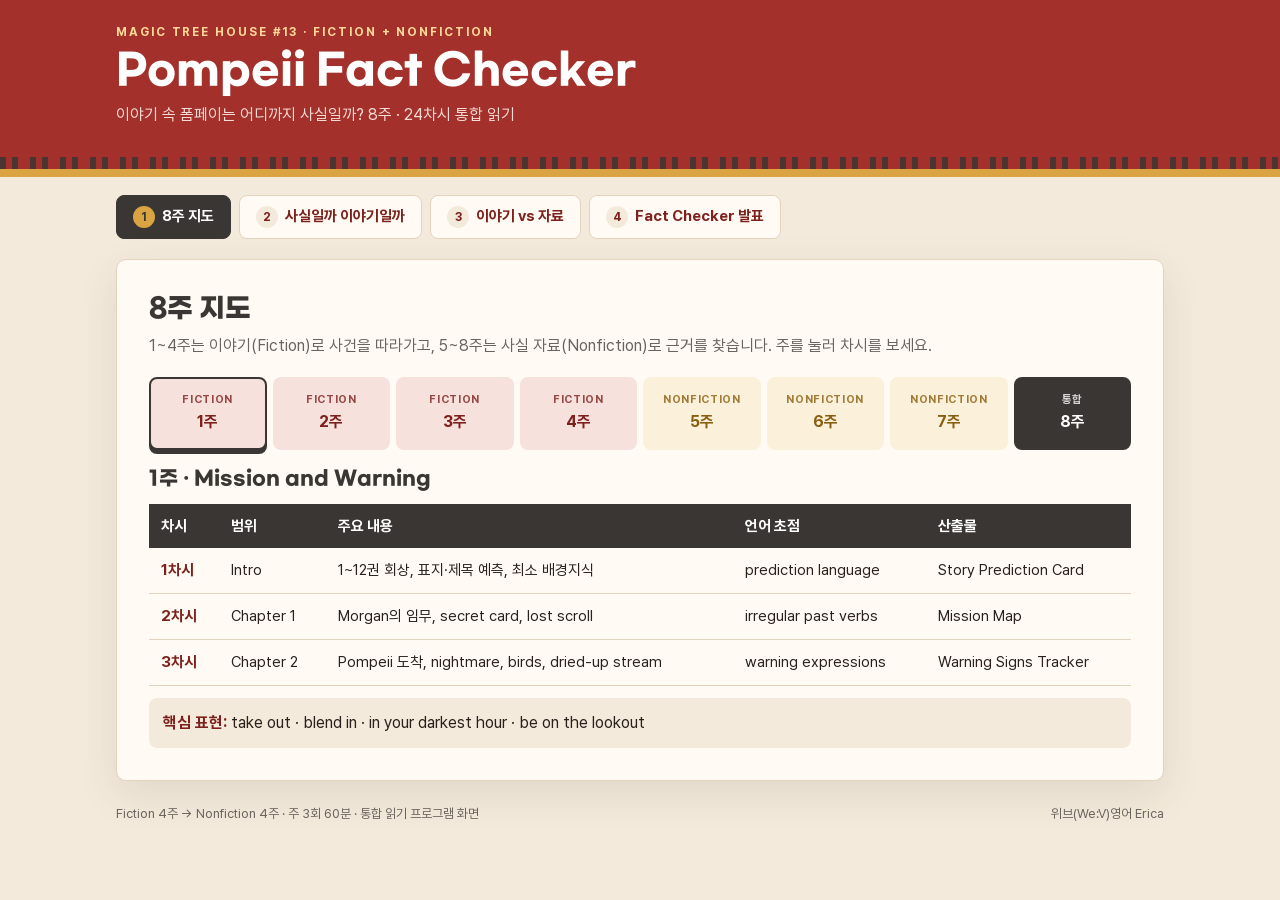
<file: pompeii-fact-checker.html>
<!DOCTYPE html>
<html lang="ko">
<head>
<meta charset="utf-8">
<meta name="viewport" content="width=device-width, initial-scale=1">
<title>Pompeii Fact Checker</title>

<style>
/* layout: 폼페이 벽화(프레스코) 느낌. 회반죽 크림 바탕, 폼페이 레드 머리 띠, 화산재 회색. 이야기=적색, 사실=황토, 판정 칩 4색 */
@font-face{font-family:P;src:url([data-uri]) format("woff2");font-weight:400}
@font-face{font-family:P;src:url([data-uri]) format("woff2");font-weight:700}
@font-face{font-family:G;src:url([data-uri]) format("woff2")}
:root{--red:#A4302B;--red2:#7E211D;--ochre:#D9A441;--ochreb:#FBF0D9;--ash:#3A3633;--ash2:#6B645E;--plaster:#F4EADB;--paper:#FFFBF4;--line:#E3D3BC;--ink:#2A211C;--teal:#2F7F7A;--tealb:#E1F1EF;--purple:#6A4C93;--purpleb:#EEE8F6;
--fb:P,"Pretendard","Apple SD Gothic Neo","Malgun Gothic",system-ui,sans-serif;--fh:G,P,"Malgun Gothic",sans-serif;color-scheme:light}
*{box-sizing:border-box}
body{margin:0;background:var(--plaster);color:var(--ink);font:400 16px/1.65 var(--fb)}
.top{background:var(--red);color:#fff;border-bottom:8px solid var(--ochre)}
.top .in{max-width:1080px;margin:0 auto;padding-block:26px 28px;padding-left:max(16px,env(safe-area-inset-left,0px));padding-right:max(16px,env(safe-area-inset-right,0px));position:relative}
.meander{height:12px;background:repeating-linear-gradient(90deg,var(--ash) 0 6px,transparent 6px 12px,var(--ash) 12px 18px,transparent 18px 30px);opacity:.85}
.eb{font:700 12px/1 var(--fb);letter-spacing:.16em;color:#FFD99A;text-transform:uppercase}
h1{font:700 clamp(28px,5vw,42px)/1.15 var(--fh);margin:10px 0 6px;text-wrap:balance}
.top p{margin:0;color:#F6DCD6}
.wrap{max-width:1080px;margin:0 auto;padding-block:18px 48px;padding-left:max(16px,env(safe-area-inset-left,0px));padding-right:max(16px,env(safe-area-inset-right,0px))}
nav{display:flex;gap:8px;overflow-x:auto;padding-bottom:4px;margin-bottom:16px}
nav a{flex:none;text-decoration:none;color:var(--red2);background:var(--paper);border:1.5px solid var(--line);border-radius:8px;padding:10px 16px;font:700 15px/1 var(--fb);white-space:nowrap}
nav a b{display:inline-grid;place-items:center;width:22px;height:22px;border-radius:50%;background:var(--plaster);margin-right:7px;font-size:12px}
nav a[aria-current=page]{background:var(--ash);border-color:var(--ash);color:#fff}
nav a[aria-current=page] b{background:var(--ochre);color:var(--ash)}
a:focus-visible,button:focus-visible,input:focus-visible{outline:3px solid var(--ochre);outline-offset:2px}
.stage{background:var(--paper);border:1px solid var(--line);border-radius:10px;padding:clamp(18px,3vw,32px);box-shadow:0 14px 40px rgba(58,54,51,.10)}
h2{font:700 clamp(21px,3vw,27px)/1.3 var(--fh);color:var(--ash);margin:0 0 6px;text-wrap:balance}
.lead{color:var(--ash2);margin:0 0 18px}
.weeks{display:grid;grid-template-columns:repeat(8,minmax(0,1fr));gap:6px;margin-bottom:16px}
@media (max-width:700px){.weeks{grid-template-columns:repeat(4,minmax(0,1fr))}}
.wk{all:unset;cursor:pointer;text-align:center;border-radius:8px;padding:12px 4px;border:2px solid transparent;font-weight:700}
.wk small{display:block;font-size:11px;font-weight:700;letter-spacing:.06em;opacity:.8}
.wk.f{background:#F6E1DD;color:var(--red2)} .wk.n{background:var(--ochreb);color:#8A5E10} .wk.s{background:var(--ash);color:#fff}
.wk.on{border-color:var(--ash);box-shadow:0 4px 0 var(--ash)}
.wk.s.on{border-color:var(--ochre);box-shadow:0 4px 0 var(--ochre)}
.wkd h3{font:700 20px/1.3 var(--fh);margin:4px 0 12px;color:var(--ash)}
.tbl{overflow-x:auto}
table{width:100%;border-collapse:collapse;font-size:15px;min-width:560px}
th{background:var(--ash);color:#fff;text-align:left;padding:10px 12px;font-weight:700}
td{border-bottom:1px solid var(--line);padding:10px 12px;vertical-align:top}
td:first-child{font-weight:700;color:var(--red2);white-space:nowrap}
.out{margin-top:12px;background:var(--plaster);border-radius:8px;padding:12px 14px}
.out b{color:var(--red2)}
.legend{display:flex;gap:8px;flex-wrap:wrap;margin-bottom:14px}
.cat{all:unset;cursor:pointer;font:700 14px/1 var(--fb);padding:10px 14px;border-radius:999px;border:2px solid transparent}
.c1{background:var(--ochreb);color:#8A5E10} .c2{background:var(--tealb);color:var(--teal)} .c3{background:#F6E1DD;color:var(--red2)} .c4{background:var(--purpleb);color:var(--purple)}
.items{display:flex;flex-direction:column;gap:8px}
.it{display:grid;grid-template-columns:minmax(0,1fr) auto;gap:10px;align-items:center;border:1px solid var(--line);border-radius:8px;padding:12px 14px;background:#fff}
@media (max-width:640px){.it{grid-template-columns:1fr}}
.it .en{font-weight:700;font-size:17px}
.it .ch{display:flex;gap:6px;flex-wrap:wrap}
.it .ch button{all:unset;cursor:pointer;font:700 13px/1 var(--fb);padding:8px 10px;border-radius:999px;border:1.5px solid var(--line);background:var(--paper)}
.it .ch button:hover{border-color:var(--ash)}
.it .ch button.ok{border-color:currentColor}
.it .why{grid-column:1/-1;font-size:14px;color:var(--ash2);min-height:0}
.it.done{border-left:6px solid var(--teal)}
.it .ch button.no{background:#FBE6E3;border-color:var(--red)}
.score{font-weight:700;color:var(--teal);margin-bottom:12px}
.cmp{display:flex;flex-direction:column;gap:10px}
.row3{display:grid;grid-template-columns:minmax(0,1fr) minmax(0,1fr) 230px;gap:10px;align-items:stretch}
@media (max-width:700px){.row3{grid-template-columns:1fr}}
.box{border-radius:8px;padding:12px 14px}
.box small{display:block;font:700 11px/1 var(--fb);letter-spacing:.08em;margin-bottom:6px}
.bs{background:#F6E1DD} .bs small{color:var(--red2)}
.bf{background:var(--ochreb)} .bf small{color:#8A5E10}
.rev{all:unset;cursor:pointer;border-radius:8px;padding:12px 16px;background:var(--ash);color:#fff;font-weight:700;text-align:center;min-width:150px;display:grid;place-items:center}
.rev.shown{background:var(--paper);color:var(--ash);border:2px solid var(--ash)}
label{display:block;font-weight:700;font-size:14px;color:var(--ash2);margin:10px 0 4px}
input{width:100%;border:1.5px solid var(--line);border-radius:8px;padding:10px 12px;font:400 16px/1.5 var(--fb);background:#fff;color:var(--ink)}
.grid2{display:grid;grid-template-columns:repeat(2,minmax(0,1fr));gap:4px 14px}
@media (max-width:640px){.grid2{grid-template-columns:1fr}}
.speech{margin-top:16px;background:var(--ash);color:#fff;border-radius:10px;padding:18px 20px;font-size:17px;line-height:1.8}
.speech .k{font:700 12px/1 var(--fb);letter-spacing:.12em;color:var(--ochre);margin-bottom:8px}
.speech i{color:#FFD99A;font-style:normal;border-bottom:1px dashed #FFD99A}
.btn{all:unset;cursor:pointer;font:700 14px/1 var(--fb);padding:10px 14px;border-radius:8px;background:var(--plaster);color:var(--ash);border:1px solid var(--line)}
footer{margin-top:22px;font-size:13px;color:var(--ash2);display:flex;gap:10px;flex-wrap:wrap;justify-content:space-between}
</style>

<div class="top"><div class="in">
<div class="eb">Magic Tree House #13 · Fiction + Nonfiction</div>
<h1>Pompeii Fact Checker</h1>
<p>이야기 속 폼페이는 어디까지 사실일까? 8주 · 24차시 통합 읽기</p>
</div><div class="meander" aria-hidden="true"></div></div>
<div class="wrap">
<nav id="nav" aria-label="화면">
<a href="#map"><b>1</b>8주 지도</a>
<a href="#sort"><b>2</b>사실일까 이야기일까</a>
<a href="#villa"><b>3</b>이야기 vs 자료</a>
<a href="#present"><b>4</b>Fact Checker 발표</a>
</nav>
<main class="stage" id="stage"></main>
<footer><span>Fiction 4주 → Nonfiction 4주 · 주 3회 60분 · 통합 읽기 프로그램 화면</span><span>위브(We:V)영어 Erica</span></footer>
</div>

<script>
const W=[
['f','1주','Mission and Warning',[['1차시','Intro','1~12권 회상, 표지·제목 예측, 최소 배경지식','prediction language','Story Prediction Card'],['2차시','Chapter 1','Morgan의 임무, secret card, lost scroll','irregular past verbs','Mission Map'],['3차시','Chapter 2','Pompeii 도착, nightmare, birds, dried-up stream','warning expressions','Warning Signs Tracker']],'핵심 표현: take out · blend in · in your darkest hour · be on the lookout'],
['f','2주','Life in Pompeii and the Search',[['4차시','Chapter 3','streets, shops, forum, public baths, gladiators','past continuous','Pompeii Street Description'],['5차시','Chapter 4','soothsayer, warning signs, Brutus’s villa','cause and warning language','Soothsayer Warning Card'],['6차시','Chapter 5','villa, dining room, garden, scroll library','inferential must','Villa Search Map']],'주간 산출: Pompeii Town Scene — "People were buying and selling food."'],
['f','3주','Eruption and Escape',[['7차시','Chapter 6','scroll 발견, sundial, eruption 시작','must, time expressions','The End Is Here Sequence'],['8차시','Chapter 7','magma, lava, pumice, ash, pillow hats','imperatives','Pompeii Safety Card'],['9차시','Chapter 8','collapsing buildings, escape route','sequence and direction','Escape Route Map']],'주간 산출: Escape from Pompeii Map — 이동 경로 + 명령문·순서 문장 4~5개'],
['f','4주','Fiction Output Week',[['10차시','Chapter 9','climax, Hercules의 구조','superlatives, emotion language','사건 카드 배열 · Jack/Annie 시점 retelling'],['11차시','Chapter 10','whole-story synthesis, Story Jigsaw, interview','요약문 틀 (At first → Then → In the end)','최종 요약문 초안'],['12차시','Final','Story Map, 5W1H, 한 문단 요약, 인상 깊은 장면','연결어 3개 · 책의 표현 2개 · 의견 1문장','Pompeii Story Portfolio + Oral Story Output']],'4주차 질문: What happened in the story?'],
['n','5주','Becoming a Fact Tracker',[['13차시','Intro, TOC, Index','fiction/nonfiction 차이, Fact Tracker 사용법','contents, index, heading','Research Question Card'],['14차시','Ch. 1 일부','Rome의 위치, Roman Empire, 사회 구성','map, timeline, category','Ancient Rome Fact Map'],['15차시','Ch. 2 일부','forum, public baths, amphitheater','caption, labelled image','Roman Public Place Guide']],'Wonder Board: Did people really use pillows? Was there a scroll library in Pompeii?'],
['n','6주','Daily Life in a Roman Town',[['16차시','Ch. 6','streets, shops, citizens','classification, present tense','Roman Street Guide'],['17차시','Ch. 6','atrium, garden, fountain, murals','description, had, used','Villa Evidence Map'],['18차시','Ch. 6','meals, couches, theater','compare and contrast','A Day in Pompeii']],'주간 산출: Inside a Pompeii Villa — floor map + 4~6문장'],
['n','7주','Death in Pompeii',[['19차시','Ch. 5 전반','eruption 전의 Pompeii, warning signs','chronological order','Last Morning Timeline'],['20차시','Ch. 5 중반','Pliny, eruption cloud, ash, pumice','eyewitness evidence','Pliny Evidence Card'],['21차시','Ch. 5 후반','escape, burial, excavation','cause–effect, evidence','Eruption Cause–Effect Diagram']],'핵심 언어: because · so · as a result · The evidence shows that…'],
['s','8주','Fiction–Fact Synthesis',[['22차시','Investigation','Dear Readers, More Facts, Fact Tracker Ch. 5·6','claim–evidence','Fact or Fiction 분류'],['23차시','Production','5가지 프로젝트 중 선택','—','Fact Check / Museum Guide / Mini Book / News Report / Evidence Board'],['24차시','Showcase','최종 프로젝트와 1~2분 발표','발표 프레임 (My question was…)','Pompeii Fact Checker Project']],'8주차 질문: What really happened, and how do we know?']];
const CATS=[['c1','Historical fact','역사적 사실'],['c2','Historically supported','역사적 근거 있음'],['c3','Author’s change','작가의 각색'],['c4','Fantasy / Myth','판타지 · 신화']];
const ITEMS=[['Pompeii was a Roman town.','c1','폼페이는 실제 로마의 도시였습니다.'],['Vesuvius erupted in AD 79.','c1','베수비오 화산 폭발은 AD 79년의 실제 사건입니다.'],['People used pillows for protection.','c2','머리를 보호하려고 베개 같은 것을 썼다는 역사 기록이 있습니다.'],['Roman villas had gardens and couches.','c1','로마의 집에는 정원이 있었고, 사람들은 비스듬히 누워 식사했습니다.'],['The scroll library was in Pompeii.','c3','실제 두루마리 도서관은 Herculaneum에서 발견되었고, 작가가 이야기를 위해 폼페이로 옮겼습니다.'],['Jack and Annie travelled through time.','c4','시간 여행은 판타지입니다.'],['Hercules rescued them.','c4','헤라클레스의 구조는 신화와 판타지입니다.']];
const VILLA=[['Garden and fountain','Roman homes often had gardens','Historically plausible · 역사적으로 타당'],['Couches around a table','Romans ate while lying down','Historical fact · 역사적 사실'],['Painted walls','Houses had murals','Historical fact · 역사적 사실'],['Scroll library in Pompeii','실제 위치와 차이가 있음','Author’s adaptation · 작가의 각색']];
const st=document.getElementById('stage');const esc=s=>s.replace(/[&<>"]/g,c=>({'&':'&amp;','<':'&lt;','>':'&gt;','"':'&quot;'}[c]));
const V={
map(){let cur=0;const draw=()=>{const w=W[cur];st.querySelectorAll('.wk').forEach((b,i)=>b.classList.toggle('on',i===cur));st.querySelector('#wkd').innerHTML=`<h3>${w[1]} · ${w[2]}</h3><div class="tbl"><table><tr><th>차시</th><th>범위</th><th>주요 내용</th><th>언어 초점</th><th>산출물</th></tr>${w[3].map(r=>`<tr>${r.map(c=>`<td>${c}</td>`).join('')}</tr>`).join('')}</table></div><div class="out">${w[4].replace(/^([^:]+):/,'<b>$1:</b>')}</div>`};
st.innerHTML=`<h2>8주 지도</h2><p class="lead">1~4주는 이야기(Fiction)로 사건을 따라가고, 5~8주는 사실 자료(Nonfiction)로 근거를 찾습니다. 주를 눌러 차시를 보세요.</p>
<div class="weeks">${W.map((w,i)=>`<button class="wk ${w[0]}" data-i="${i}"><small>${w[0]==='f'?'FICTION':w[0]==='n'?'NONFICTION':'통합'}</small>${w[1]}</button>`).join('')}</div><div class="wkd" id="wkd"></div>`;
st.querySelectorAll('.wk').forEach(b=>b.onclick=()=>{cur=+b.dataset.i;draw()});draw()},
sort(){let n=0;st.innerHTML=`<h2>사실일까, 이야기일까?</h2><p class="lead">이야기 속 장면을 네 갈래로 판정합니다. 실제 역사인지, 근거가 있는지, 작가가 바꾼 것인지, 판타지인지 골라 보세요.</p>
<div class="legend">${CATS.map(c=>`<span class="cat ${c[0]}">${c[1]} · ${c[2]}</span>`).join('')}</div><div class="score" id="sc">판정 0 / ${ITEMS.length}</div>
<div class="items">${ITEMS.map((t,i)=>`<div class="it" data-a="${t[1]}" data-w="${esc(t[2])}"><div class="en">${t[0]}</div><div class="ch">${CATS.map(c=>`<button class="${c[0]}" data-c="${c[0]}">${c[2]}</button>`).join('')}</div><div class="why"></div></div>`).join('')}</div>`;
st.querySelectorAll('.it').forEach(it=>it.querySelectorAll('button').forEach(b=>b.onclick=()=>{if(it.classList.contains('done'))return;if(b.dataset.c===it.dataset.a){b.classList.add('ok');it.classList.add('done');it.querySelector('.why').textContent=it.dataset.w;n++;st.querySelector('#sc').textContent='판정 '+n+' / '+ITEMS.length+(n===ITEMS.length?' · 이제 하나를 골라 근거 두 가지를 찾아봅니다.':'')}else{b.classList.add('no');setTimeout(()=>b.classList.remove('no'),600)}}))},
villa(){st.innerHTML=`<h2>이야기 vs 자료</h2><p class="lead">이야기 속 Brutus의 집과 사실 자료 속 로마의 집을 나란히 놓습니다. 먼저 예상해 보고, 판정을 눌러 확인하세요.</p><div class="cmp">${VILLA.map(v=>`<div class="row3"><div class="box bs"><small>STORY DETAIL</small>${v[0]}</div><div class="box bf"><small>FACT TRACKER EVIDENCE</small>${v[1]}</div><button class="rev" data-t="${esc(v[2])}">판정 보기</button></div>`).join('')}</div>
<div class="out" style="margin-top:16px"><b>생각해 보기:</b> 작가는 왜 Herculaneum의 두루마리 도서관을 폼페이로 옮겼을까요?</div>`;
st.querySelectorAll('.rev').forEach(b=>b.onclick=()=>{b.textContent=b.dataset.t;b.classList.add('shown')})},
present(){const F=[['q','My question was','Was there really a scroll library in Pompeii?'],['src','I found this information in','the author’s note and the Fact Tracker'],['fact','One important fact is','the scroll library was found in Herculaneum'],['link','This connects to the story because','Jack and Annie found a scroll in a Pompeii villa'],['story','The story says','the library was in Pompeii'],['real','but the real fact is','it was in Herculaneum'],['learn','I learned that','historical fiction mixes facts with the author’s ideas']];
st.innerHTML=`<h2>Fact Checker 발표</h2><p class="lead">24차시 발표 틀입니다. 칸을 채우면 1~2분 발표문이 아래에 완성됩니다. 예시가 미리 들어 있으니 자기 질문으로 바꿔 보세요.</p>
<div class="grid2">${F.map(f=>`<div><label for="${f[0]}">${f[1]} ___</label><input id="${f[0]}" value="${esc(f[2])}"></div>`).join('')}</div>
<div class="row" style="margin-top:12px;display:flex;gap:8px"><button class="btn" id="clr">빈칸으로 시작</button></div>
<div class="speech"><div class="k">MY FACT EXPLANATION</div><div id="sp"></div></div>`;
const upd=()=>{const v=k=>esc(st.querySelector('#'+k).value.trim()||'______');st.querySelector('#sp').innerHTML=`My question was <i>${v('q')}</i>. I found this information in <i>${v('src')}</i>. One important fact is that <i>${v('fact')}</i>. This connects to the story because <i>${v('link')}</i>. The story says <i>${v('story')}</i>, but the real fact is <i>${v('real')}</i>. I learned that <i>${v('learn')}</i>.`};
F.forEach(f=>st.querySelector('#'+f[0]).oninput=upd);st.querySelector('#clr').onclick=()=>{F.forEach(f=>st.querySelector('#'+f[0]).value='');upd()};upd()}};
function route(){const k=(location.hash||'#map').slice(1);(V[k]||V.map)();document.querySelectorAll('#nav a').forEach(a=>a.setAttribute('aria-current',a.getAttribute('href')==='#'+(V[k]?k:'map')?'page':'false'))}
addEventListener('hashchange',route);route();
</script>
</html>
</file>
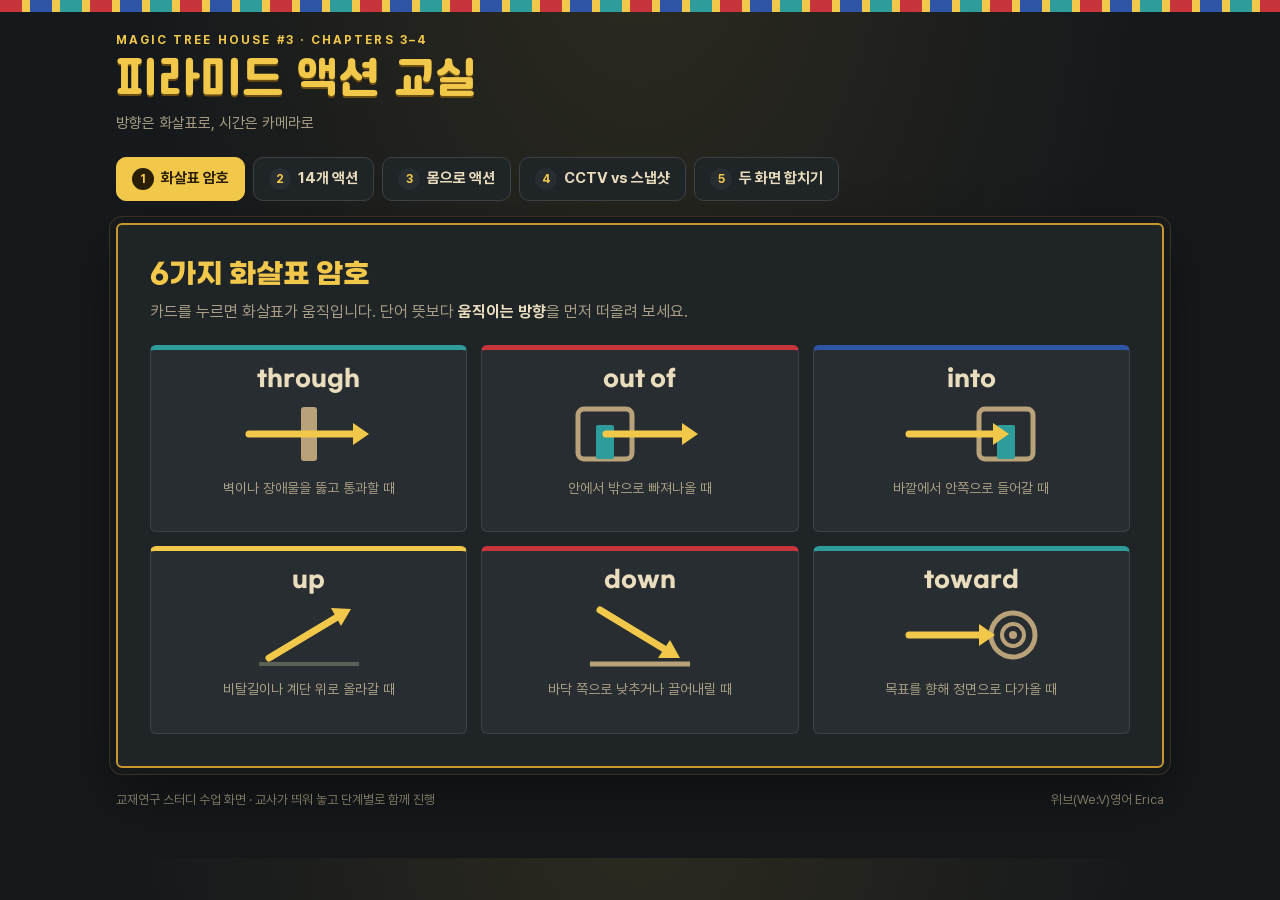
<file: pyramid-action.html>
<!DOCTYPE html>
<html lang="ko">
<head>
<meta charset="utf-8">
<meta name="viewport" content="width=device-width, initial-scale=1">
<title>피라미드 액션 교실</title>

<style>
/* layout: 어두운 피라미드 내부(무덤 방) 위에 금빛 테두리 무대. 상단에 이집트 줄무늬 띠, 단계 탭, 가운데 활동 무대 */
@font-face{font-family:P;src:url([data-uri]) format("woff2");font-weight:400}
@font-face{font-family:P;src:url([data-uri]) format("woff2");font-weight:700}
@font-face{font-family:G;src:url([data-uri]) format("woff2")}
@font-face{font-family:S;src:url([data-uri]) format("woff")}
:root{--tomb:#16191B;--wall:#1F2427;--slab:#272D30;--line:#3B4246;--sand:#E9DDBE;--mu:#A99F86;--gold:#F2C84B;--gold2:#C9962B;--red:#C8343B;--blue:#2F55A6;--teal:#2E9C9A;--leaf:#2F5B3B;
--fb:P,"Pretendard","Apple SD Gothic Neo","Malgun Gothic",system-ui,sans-serif;--fh:G,P,"Malgun Gothic",sans-serif;--fd:S,G,P,sans-serif;color-scheme:dark}
*{box-sizing:border-box}
body{background:var(--tomb);background-image:radial-gradient(ellipse at 50% -10%,rgba(242,200,75,.10),transparent 55%);color:var(--sand);font:400 16px/1.6 var(--fb);margin:0;min-height:100%}
.stripe{height:12px;background:repeating-linear-gradient(90deg,var(--red) 0 22px,var(--gold) 22px 30px,var(--blue) 30px 52px,var(--gold) 52px 60px,var(--teal) 60px 82px,var(--gold) 82px 90px)}
.wrap{max-width:1080px;margin:0 auto;padding-block:22px 48px;padding-left:max(16px,env(safe-area-inset-left,0px));padding-right:max(16px,env(safe-area-inset-right,0px))}
header .eb{font:700 12px/1 var(--fb);letter-spacing:.18em;color:var(--gold);text-transform:uppercase}
header h1{font:400 clamp(28px,5vw,44px)/1.2 var(--fd);color:var(--gold);margin:8px 0 4px;text-wrap:balance;text-shadow:0 2px 0 #6B4E12}
header p{margin:0;color:var(--mu);font-size:15px}
nav{display:flex;gap:8px;margin:22px 0 18px;overflow-x:auto;padding-bottom:4px}
nav a{flex:none;text-decoration:none;color:var(--sand);background:var(--wall);border:1.5px solid var(--line);border-radius:10px;padding:10px 15px;font:700 15px/1 var(--fb);white-space:nowrap}
nav a b{display:inline-grid;place-items:center;width:22px;height:22px;border-radius:50%;background:var(--slab);color:var(--gold);margin-right:7px;font-size:12px}
nav a[aria-current=page]{background:var(--gold);border-color:var(--gold);color:#2A1E05}
nav a[aria-current=page] b{background:#2A1E05;color:var(--gold)}
nav a:focus-visible,button:focus-visible{outline:3px solid var(--teal);outline-offset:2px}
.stage{background:var(--wall);border:2px solid var(--gold2);border-radius:6px;padding:clamp(18px,3vw,32px);box-shadow:0 0 0 6px var(--tomb),0 0 0 7px #3A3020,0 24px 60px rgba(0,0,0,.45)}
.stage h2{font:700 clamp(21px,3vw,28px)/1.3 var(--fh);color:var(--gold);margin:0 0 6px;text-wrap:balance}
.lead{color:var(--mu);margin:0 0 20px}.lead b{color:var(--sand)}
.grid6{display:grid;grid-template-columns:repeat(3,minmax(0,1fr));gap:14px}
@media (max-width:720px){.grid6{grid-template-columns:repeat(2,minmax(0,1fr))}}
.code{all:unset;cursor:pointer;display:flex;flex-direction:column;gap:8px;align-items:center;text-align:center;background:var(--slab);border:1.5px solid var(--line);border-top:5px solid var(--teal);border-radius:6px;padding:18px 12px}
.code:nth-child(2){border-top-color:var(--red)}.code:nth-child(3){border-top-color:var(--blue)}.code:nth-child(4){border-top-color:var(--gold)}.code:nth-child(5){border-top-color:var(--red)}.code:nth-child(6){border-top-color:var(--teal)}
.code:hover{border-color:var(--gold)}
.code .w{font:700 23px/1 var(--fh);color:var(--sand)}
.code svg{width:140px;max-width:100%;height:70px}
.code .m{font-size:14px;color:var(--mu);min-height:2.6em}
.code.on{background:#2F2A1C;border-color:var(--gold)}
.code.on svg .mv{animation:go 1.1s ease-in-out}
@keyframes go{from{transform:translateX(-22px);opacity:.2}to{transform:none;opacity:1}}
@media (prefers-reduced-motion:reduce){.code.on svg .mv{animation:none}}
.zones{display:flex;flex-direction:column;gap:20px}
.zone h3{font:700 17px/1.3 var(--fh);color:var(--sand);margin:0 0 10px;display:flex;gap:8px;align-items:center;flex-wrap:wrap}
.zone h3 span{font:700 12px/1 var(--fb);color:#fff;padding:6px 10px;border-radius:4px;letter-spacing:.06em;background:var(--teal)}
.zone:nth-child(2) h3 span{background:var(--red)}.zone:nth-child(3) h3 span{background:var(--blue)}
.act{display:grid;grid-template-columns:minmax(0,1fr) auto;gap:10px;align-items:center;border:1px solid var(--line);border-radius:6px;padding:12px 14px;margin-bottom:8px;background:var(--slab)}
.act .en{font:700 18px/1.35 var(--fb);color:#FFF8E6}
.act .en u{text-decoration:none;color:var(--gold);border-bottom:2px solid var(--gold)}
.act .ko{font-size:14px;color:var(--mu)}
.picks{display:flex;gap:6px;flex-wrap:wrap;justify-content:flex-end}
.pk{all:unset;cursor:pointer;width:46px;height:40px;border-radius:6px;border:1.5px solid var(--line);display:grid;place-items:center;background:var(--wall)}
.pk svg{width:38px;height:24px}
.pk:hover{border-color:var(--gold)}
.pk.ok{background:#173B3A;border:2px solid var(--teal)}
.pk.no{background:#3A1A1C;border:1.5px solid var(--red);animation:sh .3s}@keyframes sh{25%{transform:translateX(-3px)}75%{transform:translateX(3px)}}
.act.done{border-color:var(--teal);background:#1C2B2B}
@media (max-width:640px){.act{grid-template-columns:1fr}.picks{justify-content:flex-start}}
.score{display:flex;gap:10px;align-items:center;flex-wrap:wrap;margin-bottom:16px}
.pill{font:700 14px/1 var(--fb);padding:9px 14px;border-radius:6px;background:var(--slab);color:var(--gold);border:1px solid var(--line)}
.btn{all:unset;cursor:pointer;font:700 15px/1 var(--fb);padding:12px 18px;border-radius:6px;background:var(--gold);color:#2A1E05;text-align:center}
.btn.ghost{background:var(--slab);color:var(--sand);border:1px solid var(--line)}
.btn:hover{filter:brightness(1.08)}
.tpr{display:grid;place-items:center;text-align:center;gap:14px;background:radial-gradient(circle at 50% 30%,#3A2A12,#120F0B 70%);border:2px solid var(--gold2);color:#fff;border-radius:6px;padding:clamp(24px,5vw,48px) 16px;min-height:300px}
.tpr .cmd{font:400 clamp(30px,6vw,58px)/1.15 var(--fd);color:var(--gold);text-wrap:balance;text-shadow:0 0 24px rgba(242,200,75,.35)}
.tpr .how{font-size:17px;max-width:34em;color:var(--sand)}
.tpr .ic svg{width:120px;height:60px;display:block}
.tpr .ic:empty{display:none}
.bar{width:min(420px,90%);height:10px;border-radius:2px;background:rgba(255,255,255,.12);overflow:hidden}
.bar i{display:block;height:100%;width:0;background:linear-gradient(90deg,var(--red),var(--gold))}
.row{display:flex;gap:10px;flex-wrap:wrap;justify-content:center;margin-top:16px}
.cams{display:grid;grid-template-columns:repeat(2,minmax(0,1fr));gap:14px;margin-bottom:20px}
@media (max-width:640px){.cams{grid-template-columns:1fr}}
.cam{border-radius:6px;padding:18px;border:2px solid}
.cam h3{font:700 19px/1.3 var(--fh);margin:6px 0;color:#fff}
.cam p{margin:0;font-size:15px;color:#E6EEF9}
.cam .tag{font:700 12px/1 var(--fb);letter-spacing:.06em;color:#fff;opacity:.85}
.cam.cctv{background:#1E3A73;border-color:#4A73C9}
.cam.snap{background:#7E1F24;border-color:#E05A5F} .cam.snap p{color:#FBE3E3}
.sort{display:grid;grid-template-columns:repeat(2,minmax(0,1fr));gap:10px}
@media (max-width:640px){.sort{grid-template-columns:1fr}}
.vb{border:1.5px solid var(--line);border-radius:6px;padding:12px 14px;display:flex;flex-direction:column;gap:8px;background:var(--slab)}
.vb .v{font:700 20px/1.2 var(--fb);color:#FFF8E6}
.vb .s{font-size:14px;color:var(--mu)}
.vb .bt{display:flex;gap:8px}
.vb .bt button{all:unset;cursor:pointer;flex:1;text-align:center;font:700 14px/1 var(--fb);padding:10px;border-radius:6px;color:#fff}
.vb .bt button[data-g=c]{background:#1E3A73;border:1.5px solid #4A73C9}
.vb .bt button[data-g=s]{background:#7E1F24;border:1.5px solid #E05A5F}
.vb .bt button:hover{filter:brightness(1.15)}
.vb .fb{font-size:14px;min-height:1.4em}
.vb.ok{border:2px solid var(--teal)} .vb.ok .fb{color:#6FD3CF;font-weight:700}
.vb.no{border:2px solid var(--gold2)} .vb.no .fb{color:var(--gold)}
.build{display:grid;grid-template-columns:repeat(2,minmax(0,1fr));gap:16px}
@media (max-width:640px){.build{grid-template-columns:1fr}}
.col h3{font:700 16px/1.3 var(--fh);margin:0 0 8px}
.col.c h3{color:#7FA3EC} .col.s h3{color:#F08A8E}
.ch{all:unset;cursor:pointer;display:block;border:1.5px solid var(--line);border-radius:6px;padding:11px 13px;margin-bottom:8px;font:400 16px/1.4 var(--fb);background:var(--slab);color:var(--sand)}
.ch:hover{border-color:var(--gold)}
.col.c .ch.on{background:#1E3A73;border-color:#4A73C9;color:#fff}
.col.s .ch.on{background:#7E1F24;border-color:#E05A5F;color:#fff}
.out{margin-top:18px;border-radius:6px;background:#120F0B;border:2px solid var(--gold2);padding:22px}
.out .k{font:700 12px/1 var(--fb);letter-spacing:.14em;color:var(--gold)}
.out .sen{font:700 clamp(19px,3vw,26px)/1.5 var(--fb);margin-top:8px;color:#FFF8E6}
.out .sen .c{color:#9DBBF5;border-bottom:3px solid #4A73C9}
.out .sen .s{color:#F6A5A8;border-bottom:3px solid #E05A5F}
.out .ko{margin-top:8px;color:var(--mu);font-size:15px}
footer{margin-top:22px;font-size:13px;color:#7D7663;display:flex;gap:10px;flex-wrap:wrap;justify-content:space-between}
</style>
<div class="stripe" aria-hidden="true"></div>
<div class="wrap">
<header>
<div class="eb">Magic Tree House #3 · Chapters 3–4</div>
<h1>피라미드 액션 교실</h1>
<p>방향은 화살표로, 시간은 카메라로</p>
</header>
<nav id="nav" aria-label="수업 단계">
<a href="#arrows"><b>1</b>화살표 암호</a>
<a href="#actions"><b>2</b>14개 액션</a>
<a href="#tpr"><b>3</b>몸으로 액션</a>
<a href="#camera"><b>4</b>CCTV vs 스냅샷</a>
<a href="#while"><b>5</b>두 화면 합치기</a>
</nav>
<main class="stage" id="stage"></main>
<footer><span>교재연구 스터디 수업 화면 · 교사가 띄워 놓고 단계별로 함께 진행</span><span>위브(We:V)영어 Erica</span></footer>
</div>

<script>
const S={through:'<svg viewBox="0 0 140 70"><rect x="62" y="8" width="16" height="54" rx="3" fill="#B9A27A"/><g class="mv"><line x1="10" y1="35" x2="122" y2="35" stroke="#F2C84B" stroke-width="7" stroke-linecap="round"/><path d="M114 24 L130 35 L114 46 Z" fill="#F2C84B"/></g></svg>',
outof:'<svg viewBox="0 0 140 70"><rect x="8" y="10" width="54" height="50" rx="6" fill="none" stroke="#B9A27A" stroke-width="5"/><rect x="26" y="26" width="18" height="34" rx="2" fill="#2E9C9A"/><g class="mv"><line x1="36" y1="35" x2="118" y2="35" stroke="#F2C84B" stroke-width="7" stroke-linecap="round"/><path d="M112 24 L128 35 L112 46 Z" fill="#F2C84B"/></g></svg>',
into:'<svg viewBox="0 0 140 70"><rect x="78" y="10" width="54" height="50" rx="6" fill="none" stroke="#B9A27A" stroke-width="5"/><rect x="96" y="26" width="18" height="34" rx="2" fill="#2E9C9A"/><g class="mv"><line x1="8" y1="35" x2="96" y2="35" stroke="#F2C84B" stroke-width="7" stroke-linecap="round"/><path d="M92 24 L108 35 L92 46 Z" fill="#F2C84B"/></g></svg>',
up:'<svg viewBox="0 0 140 70"><line x1="20" y1="64" x2="120" y2="64" stroke="#5B6157" stroke-width="4"/><g class="mv"><line x1="30" y1="58" x2="100" y2="16" stroke="#F2C84B" stroke-width="7" stroke-linecap="round"/><path d="M92 8 L112 9 L102 26 Z" fill="#F2C84B"/></g></svg>',
down:'<svg viewBox="0 0 140 70"><line x1="20" y1="64" x2="120" y2="64" stroke="#B9A27A" stroke-width="5"/><g class="mv"><line x1="30" y1="10" x2="96" y2="50" stroke="#F2C84B" stroke-width="7" stroke-linecap="round"/><path d="M88 58 L110 58 L100 40 Z" fill="#F2C84B"/></g></svg>',
toward:'<svg viewBox="0 0 140 70"><circle cx="112" cy="35" r="22" fill="none" stroke="#B9A27A" stroke-width="5"/><circle cx="112" cy="35" r="11" fill="none" stroke="#B9A27A" stroke-width="4"/><circle cx="112" cy="35" r="4" fill="#B9A27A"/><g class="mv"><line x1="8" y1="35" x2="82" y2="35" stroke="#F2C84B" stroke-width="7" stroke-linecap="round"/><path d="M78 24 L94 35 L78 46 Z" fill="#F2C84B"/></g></svg>',
under:'<svg viewBox="0 0 140 70"><rect x="30" y="14" width="80" height="14" rx="4" fill="#B9A27A"/><g class="mv"><rect x="48" y="34" width="44" height="26" rx="4" fill="#F2C84B"/></g></svg>'};
const CODES=[['through','through','벽이나 장애물을 뚫고 통과할 때'],['outof','out of','안에서 밖으로 빠져나올 때'],['into','into','바깥에서 안쪽으로 들어갈 때'],['up','up','비탈길이나 계단 위로 올라갈 때'],['down','down','바닥 쪽으로 낮추거나 끌어내릴 때'],['toward','toward','목표를 향해 정면으로 다가올 때']];
const ZONES=[['Zone 1','피라미드 진입',[['peeked <u>through</u> the hole','구멍 너머를 들여다보았다','through'],['stepped <u>out of</u> the sunlight','햇빛 밖으로 발을 뺐다','outof'],['stepped <u>into</u> the pyramid','피라미드 안으로 들어갔다','into'],['tucked the book <u>under</u> his arm','책을 겨드랑이 밑에 끼웠다','under']]],
['Zone 2','내부 탐험과 미라의 습격',[['started <u>up</u> the slanting floor','비탈진 바닥을 올라가기 시작했다','up'],['flew <u>out of</u> the shadows','어둠 속에서 튀어나왔다','outof'],['swooshed <u>toward</u> them','남매를 향해 휙 다가왔다','toward'],['pulled Annie <u>down</u>','애니를 아래로 잡아끌었다','down'],['disappeared <u>into</u> the shadows','어둠 속으로 사라졌다','into']]],
['Zone 3','단서 추적과 유령과의 대면',[['put the book <u>into</u> his pack','책을 가방 안에 넣었다','into'],['pulled <u>out</u> his notebook','노트를 꺼냈다','outof'],['flipped <u>through</u> the book','책장을 훑어 넘겼다','through'],['held <u>out</u> the scepter','지팡이를 앞으로 내밀었다','outof'],['passed right <u>through</u> the hand','손을 그대로 통과했다','through']]]];
const TPR=[['Tucked under!','겨드랑이에 책을 팍 끼우고 몸 움츠리기','under'],['Flew out of!','책상 뒤에 숨었다가 두 손 벌리고 앞으로 튀어나오기','outof'],['Pulled down!','다 같이 바닥으로 순식간에 쪼그려 앉기','down'],['Passed right through!','허공을 유령처럼 슥 베며 지나가기','through'],['Peeked through!','손가락 망원경으로 구멍 너머 훔쳐보기','through'],['Started up!','비탈길을 오르듯 무릎 올리며 걷기','up'],['Swooshed toward!','두 팔을 앞으로 뻗고 한 걸음 휙 다가가기','toward'],['Held out!','지팡이를 내밀듯 팔을 앞으로 쭉 뻗기','outof']];
const VERBS=[['was moving','멀리서 스스스 계속 다가오고 있던 장면','c'],['felt','차가운 바람을 순간 느낀 장면','s'],['was trembling','손이 덜덜덜 계속 떨리고 있던 장면','c'],['gasped','숨을 헉! 하고 들이마신 순간','s'],['was writing','노트에 계속 적고 있던 장면','c'],['swooshed','휙! 하고 다가온 순간','s']];
const CC=[['Jack was writing in his notebook','잭이 노트에 적고 있던 중에'],['They were walking up the slanting floor','남매가 비탈진 바닥을 오르고 있던 중에'],['Annie was peeking through the hole','애니가 구멍 너머를 들여다보고 있던 중에']];
const SN=[['a mummy swooshed toward them','미라가 휙 다가왔다'],['a white figure flew out of the shadows','하얀 형체가 어둠 속에서 튀어나왔다'],['Jack gasped','잭이 헉 하고 숨을 들이마셨다']];
const st=document.getElementById('stage');let timer=null;
function views(){return{
arrows(){st.innerHTML='<h2>6가지 화살표 암호</h2><p class="lead">카드를 누르면 화살표가 움직입니다. 단어 뜻보다 <b>움직이는 방향</b>을 먼저 떠올려 보세요.</p><div class="grid6">'+CODES.map(c=>`<button class="code" data-k="${c[0]}"><span class="w">${c[1]}</span>${S[c[0]]}<span class="m">${c[2]}</span></button>`).join('')+'</div>';
st.querySelectorAll('.code').forEach(b=>b.onclick=()=>{b.classList.remove('on');void b.offsetWidth;b.classList.add('on')})},
actions(){let n=0,tot=14;const opts=['through','outof','into','up','down','toward','under'];
st.innerHTML='<h2>14개 액션, 어떤 화살표일까?</h2><p class="lead">이야기 순서대로 세 구역에 나눴습니다. 금색 부분을 보고 맞는 화살표를 고르세요. 마지막 칸은 under(밑에 끼우기) 암호입니다.</p><div class="score"><span class="pill" id="sc">0 / 14</span><button class="btn ghost" id="rs">다시 하기</button></div><div class="zones">'+ZONES.map(z=>`<section class="zone"><h3><span>${z[0]}</span>${z[1]}</h3>`+z[2].map(a=>`<div class="act" data-a="${a[2]}"><div><div class="en">${a[0]}</div><div class="ko">${a[1]}</div></div><div class="picks">${opts.map(o=>`<button class="pk" data-o="${o}" aria-label="${o}">${S[o]}</button>`).join('')}</div></div>`).join('')+'</section>').join('')+'</div>';
st.querySelectorAll('.act').forEach(r=>r.querySelectorAll('.pk').forEach(p=>p.onclick=()=>{if(r.classList.contains('done'))return;if(p.dataset.o===r.dataset.a){p.classList.add('ok');r.classList.add('done');n++;document.getElementById('sc').textContent=n+' / '+tot}else{p.classList.add('no');setTimeout(()=>p.classList.remove('no'),700)}}));
document.getElementById('rs').onclick=()=>views().actions()},
tpr(){let i=-1;st.innerHTML='<h2>몸으로 액션!</h2><p class="lead">교사가 영어로 외치면 2초 안에 온몸으로 반응합니다. 화살표 암호도 함께 떠올려 보세요.</p><div class="tpr"><div class="ic" id="ic"></div><div class="cmd" id="cmd">준비됐나요?</div><div class="how" id="how">시작을 누르면 명령이 나옵니다.</div><div class="bar"><i id="bi"></i></div></div><div class="row"><button class="btn" id="nx">시작 / 다음 명령</button><button class="btn ghost" id="sh">순서 섞기</button></div>';
let L=TPR.slice();const show=()=>{i=(i+1)%L.length;const t=L[i];document.getElementById('cmd').textContent=t[0];document.getElementById('how').textContent=t[1];document.getElementById('ic').innerHTML=S[t[2]];const bi=document.getElementById('bi');bi.style.transition='none';bi.style.width='0';void bi.offsetWidth;bi.style.transition='width 2s linear';bi.style.width='100%'};
document.getElementById('nx').onclick=show;document.getElementById('sh').onclick=()=>{L.sort(()=>Math.random()-.5);i=-1;show()}},
camera(){st.innerHTML='<h2>CCTV일까, 스냅샷일까?</h2><p class="lead">문법 용어 대신 두 대의 카메라로 생각합니다.</p><div class="cams"><div class="cam cctv"><span class="tag">CCTV 카메라 · was / were + -ing</span><h3>계속 녹화 중인 배경</h3><p>한동안 이어지던 장면을 길게 보여 줍니다.</p></div><div class="cam snap"><span class="tag">스냅샷 카메라 · -ed / 과거형</span><h3>찰칵! 갑자기 일어난 순간</h3><p>짧고 굵은 돌발 사건을 한 장에 담습니다.</p></div></div><div class="sort">'+VERBS.map(v=>`<div class="vb" data-k="${v[2]}"><div class="v">${v[0]}</div><div class="s">${v[1]}</div><div class="bt"><button data-g="c">CCTV</button><button data-g="s">스냅샷</button></div><div class="fb"></div></div>`).join('')+'</div>';
st.querySelectorAll('.vb').forEach(b=>b.querySelectorAll('button').forEach(x=>x.onclick=()=>{const ok=x.dataset.g===b.dataset.k;b.className='vb '+(ok?'ok':'no');b.querySelector('.fb').textContent=ok?(b.dataset.k==='c'?'맞아요. 계속 이어지던 장면이에요.':'맞아요. 한순간의 사건이에요.'):'다시 생각해 봐요. 길게 이어졌나요, 한순간이었나요?'}))},
while(){let c=0,s=0;const draw=()=>{st.querySelector('#sen').innerHTML=`While <span class="c">${lc(CC[c][0])}</span>, <span class="s">${SN[s][0]}</span>.`;st.querySelector('#ko').textContent=CC[c][1]+', '+SN[s][1]+'.';st.querySelectorAll('.col.c .ch').forEach((b,j)=>b.classList.toggle('on',j===c));st.querySelectorAll('.col.s .ch').forEach((b,j)=>b.classList.toggle('on',j===s))};
const lc=t=>t;st.innerHTML='<h2>두 화면 합치기</h2><p class="lead">CCTV 화면 하나와 스냅샷 하나를 골라 <b>While (CCTV), (스냅샷).</b> 문장을 만들어 봅니다.</p><div class="build"><div class="col c"><h3>CCTV 화면 고르기</h3>'+CC.map((x,j)=>`<button class="ch" data-j="${j}">${x[0]}</button>`).join('')+'</div><div class="col s"><h3>스냅샷 고르기</h3>'+SN.map((x,j)=>`<button class="ch" data-j="${j}">${x[0]}</button>`).join('')+'</div></div><div class="out"><div class="k">완성 문장</div><div class="sen" id="sen"></div><div class="ko" id="ko"></div></div>';
st.querySelectorAll('.col.c .ch').forEach(b=>b.onclick=()=>{c=+b.dataset.j;draw()});st.querySelectorAll('.col.s .ch').forEach(b=>b.onclick=()=>{s=+b.dataset.j;draw()});draw()}}}
function route(){const k=(location.hash||'#arrows').slice(1);const v=views();(v[k]||v.arrows)();document.querySelectorAll('#nav a').forEach(a=>a.setAttribute('aria-current',a.getAttribute('href')==='#'+(v[k]?k:'arrows')?'page':'false'))}
addEventListener('hashchange',route);route();
</script>
</html>
</file>
<file: story-sequencing/css/style.css>
/* ============================================================
   Magic Tree House Story Sequencing — Design System v2
   동화책 분위기 + 견고딕 폰트 + 프레젠테이션 최적화
   ============================================================ */

/* ── Google Fonts: Noto Sans KR (견고딕) ── */
@import url('https://fonts.googleapis.com/css2?family=Noto+Sans+KR:wght@400;500;700;900&family=Nanum+Myeongjo:wght@400;700;800&display=swap');

/* ── CSS Variables ── */
:root {
  /* 동화책 컬러 팔레트 */
  --primary:       #3D5A99;   /* 깊은 하늘빛 */
  --primary-dk:    #2A3F6F;
  --primary-lt:    #EEF2FB;
  --accent:        #E07B39;   /* 따뜻한 주황 */
  --accent-lt:     #FDF0E6;
  --accent-dk:     #B55E20;
  --success:       #4A9B6F;
  --success-lt:    #E8F6EE;
  --error:         #C0392B;
  --error-lt:      #FDECEA;
  --warn:          #D4A017;
  --warn-lt:       #FEF9E7;

  /* 동화책 배경 — 양피지/크림 느낌 */
  --bg:            #FAF7F2;
  --bg-warm:       #F5F0E8;
  --surface:       #FFFFFF;
  --surface-2:     #F2EDE4;
  --border:        #E0D8CC;
  --border-dk:     #C8BFB0;

  /* 텍스트 */
  --text:          #2A2318;
  --text-2:        #5A4E40;
  --text-3:        #9A8E80;
  --text-inv:      #FFFFFF;

  /* 라운드 컬러 */
  --r1:            #3D5A99;
  --r2:            #6B4E9B;
  --r3:            #9B4E4E;

  /* 타이포 */
  --font-main:     'Noto Sans KR', 'Apple SD Gothic Neo', 'Malgun Gothic', sans-serif;
  --font-story:    'Nanum Myeongjo', Georgia, serif;

  /* 크기 / 반경 */
  --radius-sm:     8px;
  --radius-md:     14px;
  --radius-lg:     22px;
  --radius-xl:     36px;

  /* 그림자 */
  --shadow-sm:     0 2px 8px rgba(61,90,153,.08);
  --shadow-md:     0 6px 24px rgba(61,90,153,.12);
  --shadow-lg:     0 12px 40px rgba(61,90,153,.18);

  /* 전환 */
  --transition:    .22s cubic-bezier(.4,0,.2,1);
}

/* ── Reset ── */
*, *::before, *::after { box-sizing: border-box; margin: 0; padding: 0; }
html { font-size: 16px; scroll-behavior: smooth; }
body {
  font-family: var(--font-main);
  background: var(--bg);
  color: var(--text);
  min-height: 100vh;
  line-height: 1.65;
  -webkit-font-smoothing: antialiased;
}
button { cursor: pointer; border: none; background: none; font-family: inherit; }
input, select, textarea { font-family: inherit; }
img { max-width: 100%; }

/* ── 동화책 배경 텍스처 (body) ── */
body::before {
  content: '';
  position: fixed;
  inset: 0;
  background-image:
    radial-gradient(circle at 20% 20%, rgba(224,123,57,.04) 0%, transparent 50%),
    radial-gradient(circle at 80% 80%, rgba(61,90,153,.05) 0%, transparent 50%);
  pointer-events: none;
  z-index: 0;
}

/* ── Screen System ── */
.screen {
  display: none;
  min-height: 100vh;
  flex-direction: column;
  animation: screenIn .35s ease;
  position: relative;
  z-index: 1;
}
.screen.active { display: flex; }

@keyframes screenIn {
  from { opacity: 0; transform: translateY(14px); }
  to   { opacity: 1; transform: translateY(0); }
}

/* ═══════════════════════════════════════════════════════════
   GLOBAL HEADER
═══════════════════════════════════════════════════════════ */
.app-header {
  background: var(--primary);
  color: var(--text-inv);
  padding: 0 28px;
  height: 62px;
  display: flex;
  align-items: center;
  justify-content: space-between;
  position: sticky;
  top: 0;
  z-index: 200;
  box-shadow: 0 3px 16px rgba(42,63,111,.35);
  flex-shrink: 0;
}
.app-header.hidden { display: none; }

.app-header .logo {
  font-size: .9rem;
  font-weight: 900;
  letter-spacing: .02em;
  line-height: 1.3;
}
.app-header .logo span {
  display: block;
  font-size: .7rem;
  font-weight: 400;
  opacity: .65;
  margin-top: 1px;
}

.header-stats { display: flex; align-items: center; gap: 10px; }
.stat-chip {
  display: flex;
  align-items: center;
  gap: 6px;
  background: rgba(255,255,255,.14);
  border: 1px solid rgba(255,255,255,.18);
  border-radius: 24px;
  padding: 5px 14px;
  font-size: .85rem;
  font-weight: 700;
  white-space: nowrap;
}
.stat-chip .icon { font-size: 1rem; }
.stat-chip.timer-warn { background: rgba(224,123,57,.4); animation: pulse .8s infinite; }

@keyframes pulse { 0%,100% { opacity:1; } 50% { opacity:.55; } }

.header-actions { display: flex; gap: 8px; }
.btn-icon {
  width: 38px; height: 38px;
  border-radius: 10px;
  background: rgba(255,255,255,.14);
  border: 1px solid rgba(255,255,255,.2);
  color: #fff;
  display: flex; align-items: center; justify-content: center;
  font-size: 1.1rem;
  transition: background var(--transition);
}
.btn-icon:hover  { background: rgba(255,255,255,.24); }
.btn-icon.active { background: var(--accent); border-color: var(--accent); }

/* ── Progress Bar ── */
.progress-bar-wrap {
  background: var(--surface-2);
  border-bottom: 2px solid var(--border);
  padding: 8px 28px;
  display: flex;
  align-items: center;
  gap: 14px;
  flex-shrink: 0;
}
.progress-bar-wrap.hidden { display: none; }
.progress-label {
  font-size: .75rem;
  font-weight: 700;
  color: var(--text-2);
  white-space: nowrap;
  min-width: 90px;
}
.progress-track {
  flex: 1;
  height: 10px;
  background: var(--border);
  border-radius: 99px;
  overflow: hidden;
}
.progress-fill {
  height: 100%;
  border-radius: 99px;
  background: linear-gradient(90deg, var(--r1), var(--r2), var(--r3));
  transition: width .5s ease;
}
.progress-pct {
  font-size: .75rem;
  font-weight: 900;
  color: var(--primary);
  min-width: 36px;
  text-align: right;
}

/* ═══════════════════════════════════════════════════════════
   LAYOUT & TYPOGRAPHY
═══════════════════════════════════════════════════════════ */
.screen-body {
  flex: 1;
  overflow-y: auto;
  padding: 40px 32px;
  max-width: 1200px;
  margin: 0 auto;
  width: 100%;
}

/* ── Buttons ── */
.btn {
  display: inline-flex;
  align-items: center;
  justify-content: center;
  gap: 8px;
  padding: 13px 28px;
  border-radius: var(--radius-md);
  font-size: .95rem;
  font-weight: 700;
  transition: all var(--transition);
  cursor: pointer;
  border: none;
  text-decoration: none;
  letter-spacing: .01em;
}
.btn-primary {
  background: var(--primary);
  color: #fff;
  box-shadow: 0 3px 12px rgba(61,90,153,.35);
}
.btn-primary:hover {
  background: var(--primary-dk);
  box-shadow: 0 6px 20px rgba(61,90,153,.45);
  transform: translateY(-2px);
}
.btn-accent {
  background: var(--accent);
  color: #fff;
  box-shadow: 0 3px 12px rgba(224,123,57,.35);
}
.btn-accent:hover {
  background: var(--accent-dk);
  transform: translateY(-2px);
}
.btn-ghost {
  background: var(--surface-2);
  color: var(--text-2);
  border: 2px solid var(--border);
}
.btn-ghost:hover { background: var(--border); color: var(--text); }
.btn-success { background: var(--success); color: #fff; }
.btn-success:hover { background: #357a52; }
.btn-danger  { background: var(--error);   color: #fff; }
.btn-lg { padding: 18px 44px; font-size: 1.1rem; border-radius: var(--radius-lg); font-weight: 900; }
.btn-sm { padding: 8px 18px;  font-size: .82rem; border-radius: 10px; }
.btn:disabled { opacity: .4; cursor: not-allowed; transform: none !important; box-shadow: none; }

/* ── Tags ── */
.tag {
  display: inline-flex;
  align-items: center;
  padding: 3px 11px;
  border-radius: 20px;
  font-size: .72rem;
  font-weight: 700;
  background: var(--surface-2);
  color: var(--text-2);
  border: 1px solid var(--border);
  letter-spacing: .03em;
}
.tag-blue  { background: #EEF2FB; color: var(--primary); border-color: #c5d2ef; }
.tag-gold  { background: #FDF0E6; color: var(--accent);  border-color: #f0cfa8; }
.tag-green { background: var(--success-lt); color: var(--success); border-color: #b0d9bf; }
.tag-red   { background: var(--error-lt);   color: var(--error);   border-color: #f0b0aa; }

/* ── Flex util ── */
.flex-gap { display: flex; gap: 12px; flex-wrap: wrap; }

/* ── Misc ── */
.hidden { display: none !important; }
.divider { height: 1px; background: var(--border); margin: 24px 0; }

/* ═══════════════════════════════════════════════════════════
   SCR-01 · INTRO / START  — 프레젠테이션 화면 최적화
═══════════════════════════════════════════════════════════ */
#screenIntro {
  background:
    radial-gradient(ellipse at 10% 90%, rgba(224,123,57,.12) 0%, transparent 55%),
    radial-gradient(ellipse at 90% 10%, rgba(61,90,153,.12) 0%, transparent 55%),
    var(--bg);
  justify-content: center;
  align-items: center;
}

#screenIntro .screen-body {
  display: flex;
  flex-direction: column;
  align-items: center;
  justify-content: center;
  text-align: center;
  padding: 48px 32px;
  max-width: 900px;
}

/* 메인 타이틀 영역 */
.intro-hero {
  margin-bottom: 44px;
}
.intro-hero .badge {
  display: inline-block;
  background: var(--accent-lt);
  border: 2px solid rgba(224,123,57,.3);
  color: var(--accent-dk);
  border-radius: 24px;
  padding: 6px 20px;
  font-size: .82rem;
  font-weight: 700;
  letter-spacing: .06em;
  margin-bottom: 20px;
}
.intro-hero h1 {
  font-size: clamp(2.4rem, 5vw, 3.6rem);
  font-weight: 900;
  line-height: 1.15;
  color: var(--text);
  margin-bottom: 10px;
  letter-spacing: -.01em;
}
.intro-hero h1 em {
  font-style: normal;
  color: var(--accent);
  display: block;
  font-family: var(--font-story);
  font-size: 1.1em;
}
.intro-hero .book-title {
  font-size: clamp(1rem, 2.5vw, 1.3rem);
  font-weight: 700;
  color: var(--primary);
  margin-bottom: 16px;
  letter-spacing: .02em;
}
.intro-hero .desc {
  font-size: clamp(.95rem, 2vw, 1.1rem);
  color: var(--text-2);
  line-height: 1.75;
  max-width: 520px;
  margin: 0 auto;
}

/* 3단계 안내 */
.intro-steps {
  display: grid;
  grid-template-columns: repeat(3, 1fr);
  gap: 18px;
  margin-bottom: 40px;
  width: 100%;
  max-width: 760px;
}
.intro-step {
  background: var(--surface);
  border-radius: var(--radius-md);
  border: 2px solid var(--border);
  padding: 24px 18px;
  text-align: center;
  transition: border-color var(--transition), box-shadow var(--transition);
  position: relative;
  overflow: hidden;
}
.intro-step::before {
  content: '';
  position: absolute;
  top: 0; left: 0; right: 0;
  height: 4px;
  background: linear-gradient(90deg, var(--r1), var(--r2));
  opacity: 0;
  transition: opacity var(--transition);
}
.intro-step:hover { border-color: var(--primary); box-shadow: var(--shadow-md); }
.intro-step:hover::before { opacity: 1; }

.step-num {
  width: 44px; height: 44px;
  border-radius: 50%;
  background: var(--primary);
  color: #fff;
  font-size: 1rem;
  font-weight: 900;
  display: flex; align-items: center; justify-content: center;
  margin: 0 auto 14px;
  box-shadow: 0 4px 12px rgba(61,90,153,.3);
}
.intro-step h3 {
  font-size: 1rem;
  font-weight: 900;
  color: var(--primary);
  margin-bottom: 8px;
}
.intro-step p {
  font-size: .85rem;
  color: var(--text-2);
  line-height: 1.6;
}

/* 메타 수치 */
.intro-meta {
  display: flex;
  gap: 24px;
  justify-content: center;
  margin-bottom: 40px;
  flex-wrap: wrap;
}
.meta-card {
  background: var(--surface);
  border: 2px solid var(--border);
  border-radius: var(--radius-md);
  padding: 18px 28px;
  text-align: center;
  min-width: 110px;
}
.meta-card .meta-icon { font-size: 1.8rem; margin-bottom: 8px; }
.meta-card .meta-val  { font-size: 1.6rem; font-weight: 900; color: var(--primary); line-height: 1; }
.meta-card .meta-lbl  { font-size: .75rem; color: var(--text-3); margin-top: 5px; font-weight: 700; letter-spacing: .04em; }

/* 시작 버튼 영역 */
.intro-actions {
  display: flex;
  gap: 14px;
  justify-content: center;
  flex-wrap: wrap;
}

/* Teacher Note (intro에만 남김) */
.teacher-note-panel {
  background: #FFF8ED;
  border: 2px solid #F0D89A;
  border-radius: var(--radius-md);
  padding: 18px 22px;
  margin-bottom: 28px;
  display: none;
}
.teacher-note-panel.visible { display: block; }
.teacher-note-panel .tnp-header {
  font-size: .82rem;
  font-weight: 700;
  color: #8a5f00;
  margin-bottom: 10px;
}
.teacher-note-panel p { font-size: .84rem; color: #6b4800; line-height: 1.7; margin-bottom: 6px; }
.teacher-note-panel p:last-child { margin-bottom: 0; }
.tnp-lang { font-size: .68rem; font-weight: 700; opacity: .55; text-transform: uppercase; margin-right: 4px; }

/* ═══════════════════════════════════════════════════════════
   SCR-02 · ROUND OVERVIEW  — 프레젠테이션 강조
═══════════════════════════════════════════════════════════ */
.round-hero {
  border-radius: var(--radius-lg);
  padding: 44px 40px;
  color: #fff;
  margin-bottom: 32px;
  position: relative;
  overflow: hidden;
  text-align: center;
  box-shadow: var(--shadow-lg);
}
.round-hero::after {
  content: '';
  position: absolute;
  inset: 0;
  background: url("data:image/svg+xml,%3Csvg width='60' height='60' viewBox='0 0 60 60' xmlns='http://www.w3.org/2000/svg'%3E%3Cg fill='none' fill-rule='evenodd'%3E%3Cg fill='%23ffffff' fill-opacity='0.04'%3E%3Ccircle cx='30' cy='30' r='20'/%3E%3C/g%3E%3C/g%3E%3C/svg%3E");
  pointer-events: none;
}
.round-hero.r1 { background: linear-gradient(145deg, #3D5A99 0%, #2A3F6F 100%); }
.round-hero.r2 { background: linear-gradient(145deg, #6B4E9B 0%, #4A3070 100%); }
.round-hero.r3 { background: linear-gradient(145deg, #9B4E4E 0%, #6E2E2E 100%); }

.round-badge {
  display: inline-block;
  background: rgba(255,255,255,.2);
  border: 2px solid rgba(255,255,255,.35);
  border-radius: 24px;
  padding: 5px 18px;
  font-size: .82rem;
  font-weight: 700;
  letter-spacing: .07em;
  margin-bottom: 14px;
}
.round-hero h2 {
  font-size: clamp(1.6rem, 3.5vw, 2.4rem);
  font-weight: 900;
  line-height: 1.25;
  margin-bottom: 14px;
}
.round-hero .goal-text {
  font-size: clamp(1rem, 2vw, 1.2rem);
  opacity: .88;
  line-height: 1.7;
  max-width: 600px;
  margin: 0 auto;
}
.focus-tags { display: flex; gap: 8px; flex-wrap: wrap; justify-content: center; margin-top: 18px; }
.focus-tags .tag {
  background: rgba(255,255,255,.18);
  color: rgba(255,255,255,.95);
  border-color: rgba(255,255,255,.28);
  font-size: .78rem;
  padding: 5px 14px;
}

.round-info-grid {
  display: grid;
  grid-template-columns: 1fr 1fr;
  gap: 18px;
  margin-bottom: 28px;
}
.round-info-card {
  background: var(--surface);
  border: 2px solid var(--border);
  border-radius: var(--radius-md);
  padding: 22px;
}
.round-info-card h4 {
  font-size: .78rem;
  font-weight: 700;
  color: var(--text-3);
  text-transform: uppercase;
  letter-spacing: .07em;
  margin-bottom: 10px;
}
.round-info-card p {
  font-size: .95rem;
  color: var(--text-2);
  line-height: 1.65;
}

/* ═══════════════════════════════════════════════════════════
   SCR-03 · SEQUENCING PLAY
═══════════════════════════════════════════════════════════ */
.play-layout {
  display: grid;
  grid-template-columns: 1fr 1fr;
  gap: 24px;
  align-items: start;
}
.play-col-header {
  display: flex;
  align-items: center;
  justify-content: space-between;
  margin-bottom: 14px;
}
.play-col-title {
  font-size: .8rem;
  font-weight: 700;
  color: var(--text-3);
  text-transform: uppercase;
  letter-spacing: .07em;
}

/* Chunk Card */
.chunk-card {
  background: var(--surface);
  border: 2px solid var(--border);
  border-radius: var(--radius-md);
  padding: 18px;
  margin-bottom: 14px;
  transition: all var(--transition);
  cursor: pointer;
}
.chunk-card:hover { border-color: var(--primary); box-shadow: var(--shadow-md); transform: translateY(-2px); }
.chunk-card.selected { border-color: var(--primary); background: var(--primary-lt); box-shadow: 0 0 0 4px rgba(61,90,153,.15); }
.chunk-card.placed   { border-color: var(--success); background: var(--success-lt); opacity: .7; }
.chunk-card.placed .chunk-text { color: var(--text-3); }

.chunk-card-header {
  display: flex;
  align-items: center;
  justify-content: space-between;
  margin-bottom: 10px;
}
.chunk-id {
  font-size: .7rem;
  font-weight: 700;
  color: var(--text-3);
  background: var(--surface-2);
  border-radius: 6px;
  padding: 2px 8px;
}
.chunk-status {
  font-size: .68rem;
  font-weight: 700;
  padding: 3px 9px;
  border-radius: 20px;
}
.chunk-status.unplaced { background: var(--surface-2); color: var(--text-3); }
.chunk-status.placed   { background: var(--success-lt); color: var(--success); }

.chunk-text {
  font-size: .95rem;
  line-height: 1.8;
  color: var(--text);
  font-family: var(--font-story);
  margin-bottom: 12px;
}

.chunk-actions { display: flex; gap: 8px; flex-wrap: wrap; }
.chunk-btn {
  display: inline-flex;
  align-items: center;
  gap: 5px;
  padding: 6px 13px;
  border-radius: 9px;
  font-size: .76rem;
  font-weight: 700;
  border: 1px solid var(--border);
  background: var(--surface-2);
  color: var(--text-2);
  transition: all var(--transition);
}
.chunk-btn:hover { background: var(--border); }
.chunk-btn.primary-action { background: var(--primary); color: #fff; border-color: var(--primary); }
.chunk-btn.primary-action:hover { background: var(--primary-dk); }

/* Scene Slot */
.scene-track { display: flex; flex-direction: column; gap: 12px; }
.scene-slot {
  background: var(--surface);
  border: 2.5px dashed var(--border);
  border-radius: var(--radius-md);
  padding: 14px 18px;
  min-height: 76px;
  display: flex;
  align-items: center;
  justify-content: space-between;
  transition: all var(--transition);
  cursor: pointer;
}
.scene-slot:hover:not(.filled) { border-color: var(--primary); background: var(--primary-lt); }
.scene-slot.active-target { border-color: var(--primary); border-style: solid; background: var(--primary-lt); box-shadow: 0 0 0 4px rgba(61,90,153,.15); }
.scene-slot.filled   { border-style: solid; border-color: var(--success); background: var(--success-lt); cursor: default; }
.scene-slot.correct  { border-color: var(--success); background: var(--success-lt); }
.scene-slot.incorrect{ border-color: var(--error);   background: var(--error-lt); }

.slot-left { display: flex; align-items: center; gap: 13px; }
.slot-num {
  width: 34px; height: 34px;
  border-radius: 50%;
  background: var(--border);
  color: var(--text-2);
  font-size: .82rem;
  font-weight: 900;
  display: flex; align-items: center; justify-content: center;
  flex-shrink: 0;
}
.scene-slot.filled .slot-num { background: var(--success); color: #fff; }
.slot-content { flex: 1; }
.slot-label  { font-size: .7rem; color: var(--text-3); font-weight: 700; }
.slot-chunk-preview {
  font-size: .85rem;
  color: var(--text);
  font-family: var(--font-story);
  line-height: 1.5;
  margin-top: 3px;
  display: -webkit-box;
  -webkit-line-clamp: 2;
  -webkit-box-orient: vertical;
  overflow: hidden;
}
.slot-remove {
  width: 28px; height: 28px;
  border-radius: 50%;
  background: var(--error-lt);
  color: var(--error);
  display: flex; align-items: center; justify-content: center;
  font-size: .9rem;
  flex-shrink: 0;
  opacity: 0;
  transition: opacity var(--transition);
}
.scene-slot.filled:hover .slot-remove { opacity: 1; }

/* Play Footer */
.play-footer {
  background: var(--surface);
  border-top: 2px solid var(--border);
  padding: 14px 28px;
  display: flex;
  align-items: center;
  justify-content: space-between;
  flex-shrink: 0;
  gap: 12px;
}
.play-footer-left  { display: flex; gap: 10px; }
.play-footer-right { display: flex; gap: 10px; }

/* ═══════════════════════════════════════════════════════════
   SCR-05 · ROUND CHECK
═══════════════════════════════════════════════════════════ */
.check-result {
  text-align: center;
  padding: 48px 24px;
}
.result-icon {
  font-size: 4.5rem;
  margin-bottom: 18px;
  display: block;
  animation: bounceIn .5s ease;
}
@keyframes bounceIn {
  0%   { transform: scale(0); }
  60%  { transform: scale(1.12); }
  100% { transform: scale(1); }
}
.result-title {
  font-size: 2rem;
  font-weight: 900;
  color: var(--primary);
  margin-bottom: 10px;
}
.result-subtitle {
  font-size: 1rem;
  color: var(--text-2);
  margin-bottom: 36px;
  line-height: 1.7;
}

.result-stats {
  display: flex;
  justify-content: center;
  gap: 32px;
  margin-bottom: 40px;
  flex-wrap: wrap;
}
.result-stat {
  text-align: center;
  background: var(--surface);
  border: 2px solid var(--border);
  border-radius: var(--radius-md);
  padding: 20px 32px;
}
.stat-val { font-size: 2rem; font-weight: 900; color: var(--primary); }
.stat-lbl { font-size: .75rem; color: var(--text-3); font-weight: 700; margin-top: 4px; letter-spacing: .04em; }
.result-actions { display: flex; gap: 14px; justify-content: center; flex-wrap: wrap; }

/* ═══════════════════════════════════════════════════════════
   SCR-06 · ROUND REVIEW
═══════════════════════════════════════════════════════════ */
.review-header {
  text-align: center;
  margin-bottom: 32px;
}
.review-header h3 {
  font-size: 1.8rem;
  font-weight: 900;
  color: var(--primary);
  margin-bottom: 8px;
}
.review-header p {
  font-size: .95rem;
  color: var(--text-2);
  line-height: 1.7;
}

.review-cards { display: flex; flex-direction: column; gap: 18px; margin-bottom: 32px; }

.review-card {
  background: var(--surface);
  border: 2px solid var(--border);
  border-radius: var(--radius-md);
  overflow: hidden;
  transition: box-shadow var(--transition);
}
.review-card.correct   { border-color: var(--success); }
.review-card.incorrect { border-color: var(--error); }

.review-card-header {
  display: flex;
  align-items: center;
  gap: 14px;
  padding: 16px 20px;
  cursor: pointer;
  background: var(--surface-2);
  border-bottom: 1px solid transparent;
  transition: background var(--transition);
}
.review-card.open .review-card-header { border-bottom-color: var(--border); }
.review-card-header:hover { background: var(--border); }

.rc-order {
  width: 36px; height: 36px;
  border-radius: 10px;
  display: flex; align-items: center; justify-content: center;
  font-size: .85rem;
  font-weight: 900;
  color: #fff;
  flex-shrink: 0;
  background: var(--primary);
}
.review-card.correct .rc-order   { background: var(--success); }
.review-card.incorrect .rc-order { background: var(--error); }

.rc-title { flex: 1; font-size: .92rem; font-weight: 700; color: var(--text); }
.rc-badge {
  font-size: .7rem;
  font-weight: 700;
  padding: 4px 11px;
  border-radius: 20px;
}
.rc-badge.correct   { background: var(--success-lt); color: var(--success); }
.rc-badge.incorrect { background: var(--error-lt);   color: var(--error); }
.rc-toggle { color: var(--text-3); transition: transform .25s; font-size: .9rem; }
.review-card.open .rc-toggle { transform: rotate(180deg); }

.review-card-body {
  padding: 0 20px;
  max-height: 0;
  overflow: hidden;
  transition: max-height .35s ease, padding .35s;
}
.review-card.open .review-card-body { max-height: 800px; padding: 20px; }

.rc-chunk {
  font-family: var(--font-story);
  font-size: .9rem;
  line-height: 1.8;
  color: var(--text);
  background: var(--bg-warm);
  border-left: 4px solid var(--primary);
  border-radius: 0 8px 8px 0;
  padding: 14px 16px;
  margin-bottom: 16px;
}
.rc-clue {
  background: var(--accent-lt);
  border: 1px solid rgba(224,123,57,.25);
  border-radius: 8px;
  padding: 12px 14px;
  font-size: .85rem;
  color: var(--text-2);
  margin-bottom: 12px;
  line-height: 1.65;
}
.rc-clue strong { color: var(--accent-dk); }
.rc-phrase {
  background: var(--primary-lt);
  border: 1px solid rgba(61,90,153,.2);
  border-radius: 8px;
  padding: 12px 14px;
  font-size: .85rem;
  color: var(--text-2);
  margin-bottom: 12px;
  font-family: var(--font-story);
  line-height: 1.65;
}
.rc-phrase strong { color: var(--primary); }
.rc-retell {
  font-size: .85rem;
  color: var(--text-3);
  font-style: italic;
  padding-top: 8px;
  border-top: 1px solid var(--border);
}

.review-footer {
  display: flex;
  justify-content: space-between;
  gap: 12px;
  flex-wrap: wrap;
  padding-top: 12px;
}

/* ═══════════════════════════════════════════════════════════
   SCR-07 · COMPLETION
═══════════════════════════════════════════════════════════ */
.completion-hero {
  text-align: center;
  padding: 40px 24px 32px;
}
.done-icon { font-size: 5rem; margin-bottom: 18px; animation: bounceIn .6s ease; }
.completion-hero h2 { font-size: 2rem; font-weight: 900; color: var(--primary); margin-bottom: 12px; }
.completion-hero p  { font-size: 1rem; color: var(--text-2); line-height: 1.75; }

.final-stats {
  display: flex;
  justify-content: center;
  gap: 20px;
  margin-bottom: 36px;
  flex-wrap: wrap;
}
.final-stat {
  background: var(--surface);
  border: 2px solid var(--border);
  border-radius: var(--radius-md);
  padding: 20px 28px;
  text-align: center;
  min-width: 120px;
}
.fst-val { font-size: 2rem; font-weight: 900; color: var(--primary); }
.fst-lbl { font-size: .75rem; color: var(--text-3); font-weight: 700; margin-top: 5px; letter-spacing: .04em; }

.next-steps-grid {
  display: grid;
  grid-template-columns: repeat(2, 1fr);
  gap: 16px;
  margin-bottom: 32px;
}
.next-step-card {
  background: var(--surface);
  border: 2px solid var(--border);
  border-radius: var(--radius-md);
  padding: 22px;
  text-align: center;
  transition: border-color var(--transition), box-shadow var(--transition);
}
.next-step-card:hover { border-color: var(--primary); box-shadow: var(--shadow-md); }
.ns-icon   { font-size: 2rem; margin-bottom: 10px; }
.next-step-card h4 { font-size: .95rem; font-weight: 900; color: var(--primary); margin-bottom: 8px; }
.next-step-card p  { font-size: .83rem; color: var(--text-2); line-height: 1.65; }

/* ═══════════════════════════════════════════════════════════
   MODALS
═══════════════════════════════════════════════════════════ */
.modal-overlay {
  position: fixed;
  inset: 0;
  background: rgba(42,35,24,.55);
  backdrop-filter: blur(4px);
  display: none;
  align-items: center;
  justify-content: center;
  z-index: 500;
  padding: 24px;
}
.modal-overlay.active { display: flex; }
.modal-box {
  background: var(--surface);
  border-radius: var(--radius-lg);
  padding: 32px;
  max-width: 480px;
  width: 100%;
  box-shadow: 0 24px 60px rgba(0,0,0,.25);
  animation: modalIn .25s ease;
}
@keyframes modalIn {
  from { opacity:0; transform: scale(.94) translateY(12px); }
  to   { opacity:1; transform: scale(1) translateY(0); }
}
.modal-title    { font-size: 1.15rem; font-weight: 900; color: var(--primary); margin-bottom: 6px; }
.modal-subtitle { font-size: .85rem; color: var(--text-2); line-height: 1.6; margin-bottom: 20px; }
.modal-footer   { display: flex; justify-content: flex-end; gap: 10px; margin-top: 20px; }

/* Hint Cards */
.hint-cards { display: flex; flex-direction: column; gap: 12px; }
.hint-card {
  display: flex;
  align-items: flex-start;
  gap: 14px;
  background: var(--surface-2);
  border: 1px solid var(--border);
  border-radius: var(--radius-md);
  padding: 14px 16px;
}
.hint-icon { font-size: 1.4rem; flex-shrink: 0; }
.hint-type { font-size: .68rem; font-weight: 700; color: var(--text-3); text-transform: uppercase; letter-spacing: .07em; margin-bottom: 3px; }
.hint-text { font-size: .88rem; color: var(--text); line-height: 1.6; }

/* Slot choice buttons */
#slotChoiceList .slot-choice-btn {
  width: 100%;
  text-align: left;
  background: var(--surface-2);
  border: 2px solid var(--border);
  border-radius: var(--radius-md);
  padding: 12px 16px;
  font-size: .88rem;
  font-weight: 700;
  color: var(--text);
  cursor: pointer;
  transition: all var(--transition);
  display: flex;
  align-items: center;
  gap: 10px;
  font-family: inherit;
}
#slotChoiceList .slot-choice-btn:hover { border-color: var(--primary); background: var(--primary-lt); color: var(--primary); }
#slotChoiceList .slot-choice-btn .sc-num {
  width: 28px; height: 28px;
  border-radius: 50%;
  background: var(--primary);
  color: #fff;
  font-size: .78rem;
  font-weight: 900;
  display: flex; align-items: center; justify-content: center;
  flex-shrink: 0;
}

/* ═══════════════════════════════════════════════════════════
   AUDIO BUTTON
═══════════════════════════════════════════════════════════ */
.audio-btn {
  display: inline-flex;
  align-items: center;
  gap: 5px;
  padding: 5px 12px;
  border-radius: 9px;
  font-size: .76rem;
  font-weight: 700;
  border: 1.5px solid var(--border);
  background: var(--surface-2);
  color: var(--text-2);
  cursor: pointer;
  transition: all var(--transition);
  font-family: inherit;
}
.audio-btn:hover   { border-color: var(--primary); color: var(--primary); background: var(--primary-lt); }
.audio-btn.playing { border-color: var(--primary); color: var(--primary); background: var(--primary-lt); animation: audioPulse 1.2s infinite; }
@keyframes audioPulse { 0%,100% { box-shadow: 0 0 0 0 rgba(61,90,153,.3); } 50% { box-shadow: 0 0 0 5px rgba(61,90,153,0); } }
.audio-btn-icon { font-size: .9rem; }

/* ═══════════════════════════════════════════════════════════
   RESPONSIVE
═══════════════════════════════════════════════════════════ */
@media (max-width: 768px) {
  .play-layout      { grid-template-columns: 1fr; }
  .intro-steps      { grid-template-columns: 1fr; }
  .round-info-grid  { grid-template-columns: 1fr; }
  .next-steps-grid  { grid-template-columns: 1fr; }
  .screen-body      { padding: 24px 18px; }
  .app-header       { padding: 0 16px; }
  .play-footer      { padding: 12px 16px; }
  .intro-hero h1    { font-size: 2rem; }
  .round-hero       { padding: 28px 22px; }
  .round-hero h2    { font-size: 1.5rem; }
  .result-stats     { gap: 14px; }
  .final-stats      { gap: 12px; }
  .intro-meta       { gap: 12px; }
  .header-stats     { gap: 6px; }
  .stat-chip        { padding: 4px 10px; font-size: .78rem; }
}

@media (max-width: 480px) {
  .intro-meta { flex-direction: column; align-items: center; }
  .btn-lg     { padding: 15px 32px; font-size: 1rem; }
  .modal-box  { padding: 22px 18px; }
  .result-stat { padding: 16px 20px; }
}

/* ═══════════════════════════════════════════════════════════
   PRESENTATION MODE — Story Sequencing
═══════════════════════════════════════════════════════════ */

/* ── 전체 레이아웃: 화면을 꽉 채우는 프레젠테이션 구조 ── */
html, body { height: 100%; overflow: hidden; }

/* ── Title Screen ── */
.title-screen {
  position: fixed;
  inset: 0;
  display: flex;
  align-items: center;
  justify-content: center;
  background:
    radial-gradient(ellipse at 15% 85%, rgba(224,123,57,.15) 0%, transparent 55%),
    radial-gradient(ellipse at 85% 15%, rgba(61,90,153,.15) 0%, transparent 55%),
    var(--bg);
  z-index: 10;
}
.title-inner {
  text-align: center;
  max-width: 700px;
  padding: 40px 32px;
}
.title-badge {
  display: inline-block;
  background: rgba(61,90,153,.12);
  border: 1.5px solid rgba(61,90,153,.25);
  color: var(--primary);
  border-radius: 99px;
  padding: 6px 20px;
  font-size: .78rem;
  font-weight: 700;
  letter-spacing: .08em;
  text-transform: uppercase;
  margin-bottom: 28px;
}
.title-main {
  font-family: var(--font-main);
  font-size: clamp(2.8rem, 7vw, 5rem);
  font-weight: 900;
  line-height: 1.1;
  color: var(--text);
  margin-bottom: 16px;
}
.title-main em {
  font-style: normal;
  color: var(--accent);
}
.title-sub {
  font-size: clamp(.95rem, 2vw, 1.15rem);
  color: var(--text-2);
  margin-bottom: 36px;
  font-family: var(--font-story);
}
.title-meta {
  display: flex;
  justify-content: center;
  gap: 32px;
  margin-bottom: 44px;
}
.title-meta-item {
  display: flex;
  flex-direction: column;
  align-items: center;
  gap: 4px;
}
.tm-num {
  font-size: 2rem;
  font-weight: 900;
  color: var(--primary);
  line-height: 1;
}
.tm-lbl {
  font-size: .72rem;
  font-weight: 700;
  color: var(--text-3);
  text-transform: uppercase;
  letter-spacing: .06em;
}
.title-actions {
  display: flex;
  justify-content: center;
  gap: 14px;
  flex-wrap: wrap;
  margin-bottom: 20px;
}
.btn-start {
  display: inline-flex;
  align-items: center;
  gap: 8px;
  padding: 18px 48px;
  background: var(--primary);
  color: #fff;
  border: none;
  border-radius: var(--radius-lg);
  font-size: 1.15rem;
  font-weight: 900;
  cursor: pointer;
  box-shadow: 0 6px 24px rgba(61,90,153,.4);
  transition: all var(--transition);
  font-family: inherit;
}
.btn-start:hover {
  background: var(--primary-dk);
  transform: translateY(-3px);
  box-shadow: 0 10px 32px rgba(61,90,153,.5);
}
.btn-secondary-link {
  display: inline-flex;
  align-items: center;
  gap: 8px;
  padding: 18px 32px;
  background: var(--surface-2);
  color: var(--text-2);
  border: 2px solid var(--border);
  border-radius: var(--radius-lg);
  font-size: 1rem;
  font-weight: 700;
  text-decoration: none;
  cursor: pointer;
  transition: all var(--transition);
}
.btn-secondary-link:hover {
  border-color: var(--primary);
  color: var(--primary);
  background: var(--primary-lt);
}
.title-hint {
  font-size: .75rem;
  color: var(--text-3);
  margin-top: 8px;
}

/* ── Ctrl Bar (상단) ── */
.ctrl-bar {
  position: fixed;
  top: 0; left: 0; right: 0;
  height: 56px;
  background: var(--primary);
  color: #fff;
  display: flex;
  align-items: center;
  justify-content: space-between;
  padding: 0 24px;
  z-index: 100;
  gap: 16px;
  box-shadow: 0 3px 16px rgba(42,63,111,.4);
  flex-shrink: 0;
}
.ctrl-left  { display: flex; align-items: center; gap: 12px; flex-shrink: 0; }
.ctrl-center{ display: flex; align-items: center; gap: 10px; flex: 1; min-width: 0; }
.ctrl-right { display: flex; align-items: center; gap: 8px; flex-shrink: 0; }
.ctrl-progress-track {
  flex: 1;
  height: 6px;
  background: rgba(255,255,255,.2);
  border-radius: 99px;
  overflow: hidden;
}
.ctrl-progress-fill {
  height: 100%;
  border-radius: 99px;
  background: var(--accent);
  transition: width .5s ease;
}
.ctrl-pct {
  font-size: .72rem;
  font-weight: 700;
  opacity: .75;
  white-space: nowrap;
}
.ctrl-scene-counter {
  font-size: .78rem;
  font-weight: 700;
  opacity: .75;
  white-space: nowrap;
}
.ctrl-btn {
  width: 36px; height: 36px;
  border-radius: 9px;
  background: rgba(255,255,255,.14);
  border: 1px solid rgba(255,255,255,.2);
  color: #fff;
  display: flex; align-items: center; justify-content: center;
  font-size: 1rem;
  cursor: pointer;
  transition: background var(--transition);
}
.ctrl-btn:hover { background: rgba(255,255,255,.26); }

/* 라운드 배지 (ctrl bar) */
.round-badge-bar {
  display: inline-block;
  padding: 4px 14px;
  border-radius: 99px;
  font-size: .72rem;
  font-weight: 700;
  letter-spacing: .05em;
  background: rgba(255,255,255,.18);
  border: 1px solid rgba(255,255,255,.25);
  white-space: nowrap;
}
.round-badge-bar.rbr1 { background: rgba(61,90,153,.5);  border-color: rgba(61,90,153,.7); }
.round-badge-bar.rbr2 { background: rgba(107,78,155,.5); border-color: rgba(107,78,155,.7); }
.round-badge-bar.rbr3 { background: rgba(155,78,78,.5);  border-color: rgba(155,78,78,.7); }

/* ── Pres Progress Bar (얇은 선) ── */
.pres-progress {
  position: fixed;
  top: 56px; left: 0; right: 0;
  height: 4px;
  background: var(--border);
  z-index: 99;
}
.pres-progress-fill {
  height: 100%;
  background: linear-gradient(90deg, var(--r1), var(--r2), var(--r3));
  transition: width .5s ease;
}

/* ── Slide Area ── */
.slide-area {
  position: fixed;
  top: 60px; bottom: 56px; left: 0; right: 0;
  display: flex;
  align-items: stretch;
  overflow: hidden;
}
.slides-container {
  width: 100%; height: 100%;
  position: relative;
}

/* ── 개별 슬라이드 ── */
.pres-slide {
  position: absolute;
  inset: 0;
  display: none;
  overflow-y: auto;
}
.pres-slide.active {
  display: flex;
  align-items: stretch;
  animation: slideIn .32s ease;
}
@keyframes slideIn {
  from { opacity: 0; transform: translateX(24px); }
  to   { opacity: 1; transform: translateX(0); }
}

.slide-inner {
  display: flex;
  width: 100%;
  min-height: 100%;
}

/* ── Bottom Ctrl ── */
.bottom-ctrl {
  position: fixed;
  bottom: 0; left: 0; right: 0;
  height: 56px;
  background: var(--surface);
  border-top: 2px solid var(--border);
  display: flex;
  align-items: center;
  justify-content: space-between;
  padding: 0 24px;
  z-index: 100;
  gap: 16px;
}
.bc-left  { flex-shrink: 0; }
.bc-center{ flex: 1; text-align: center; }
.bc-right { flex-shrink: 0; }
.step-info {
  font-size: .78rem;
  color: var(--text-3);
  font-weight: 600;
}
.btn-prev, .btn-next {
  display: inline-flex;
  align-items: center;
  gap: 6px;
  padding: 9px 22px;
  border-radius: 10px;
  font-size: .88rem;
  font-weight: 700;
  cursor: pointer;
  transition: all var(--transition);
  border: none;
  font-family: inherit;
}
.btn-prev {
  background: var(--surface-2);
  color: var(--text-2);
  border: 2px solid var(--border);
}
.btn-prev:hover:not(:disabled) { background: var(--border); color: var(--text); }
.btn-prev:disabled { opacity: .35; cursor: not-allowed; }
.btn-next {
  background: var(--primary);
  color: #fff;
  box-shadow: 0 3px 12px rgba(61,90,153,.3);
}
.btn-next:hover { background: var(--primary-dk); transform: translateY(-1px); }

/* ── Done Screen ── */
.done-screen {
  position: fixed;
  inset: 0;
  display: flex;
  align-items: center;
  justify-content: center;
  background:
    radial-gradient(ellipse at 20% 80%, rgba(74,155,111,.12) 0%, transparent 55%),
    radial-gradient(ellipse at 80% 20%, rgba(61,90,153,.12) 0%, transparent 55%),
    var(--bg);
  z-index: 10;
  text-align: center;
}
.done-inner { max-width: 560px; padding: 40px 32px; }
.done-emoji { font-size: 5rem; margin-bottom: 20px; }
.done-h2 {
  font-size: clamp(1.8rem, 4vw, 2.6rem);
  font-weight: 900;
  color: var(--text);
  margin-bottom: 14px;
}
.done-p {
  font-size: 1rem;
  color: var(--text-2);
  line-height: 1.7;
  margin-bottom: 36px;
}
.done-actions { display: flex; justify-content: center; gap: 14px; flex-wrap: wrap; }

/* ═══════════════════════════════════════════════════════════
   SLIDE TYPES
═══════════════════════════════════════════════════════════ */

/* ── Round Overview 슬라이드 ── */
.slide-overview {
  flex-direction: column;
  align-items: center;
  justify-content: center;
  text-align: center;
  padding: 48px 40px;
  gap: 0;
}
.slide-overview.r1 { background: linear-gradient(145deg, #3D5A99 0%, #2A3F6F 100%); color: #fff; }
.slide-overview.r2 { background: linear-gradient(145deg, #6B4E9B 0%, #4a3470 100%); color: #fff; }
.slide-overview.r3 { background: linear-gradient(145deg, #9B4E4E 0%, #6e3535 100%); color: #fff; }
.ov-badge {
  display: inline-block;
  background: rgba(255,255,255,.18);
  border: 1.5px solid rgba(255,255,255,.28);
  border-radius: 99px;
  padding: 5px 18px;
  font-size: .75rem;
  font-weight: 700;
  letter-spacing: .08em;
  text-transform: uppercase;
  margin-bottom: 20px;
}
.ov-title {
  font-size: clamp(1.8rem, 4vw, 3rem);
  font-weight: 900;
  margin-bottom: 16px;
  line-height: 1.2;
}
.ov-goal {
  font-size: clamp(.95rem, 2vw, 1.2rem);
  opacity: .85;
  max-width: 620px;
  line-height: 1.7;
  margin-bottom: 28px;
  font-family: var(--font-story);
}
.ov-tags { display: flex; justify-content: center; flex-wrap: wrap; gap: 8px; margin-bottom: 36px; }
.pres-tag {
  display: inline-block;
  background: rgba(255,255,255,.18);
  border: 1px solid rgba(255,255,255,.25);
  border-radius: 99px;
  padding: 4px 14px;
  font-size: .75rem;
  font-weight: 700;
}
.ov-meta {
  display: flex;
  gap: 28px;
  justify-content: center;
  flex-wrap: wrap;
  margin-bottom: 36px;
}
.ov-meta-item {
  display: flex;
  align-items: center;
  gap: 8px;
  background: rgba(255,255,255,.12);
  border: 1px solid rgba(255,255,255,.18);
  border-radius: 12px;
  padding: 10px 20px;
  font-size: .88rem;
  font-weight: 700;
}
.ov-meta-icon { font-size: 1.1rem; }
.ov-hint {
  font-size: .8rem;
  opacity: .55;
  margin-top: 8px;
}

/* ── Scene 슬라이드 ── */
.slide-scene {
  flex-direction: row;
}
.scene-left {
  width: 300px;
  flex-shrink: 0;
  display: flex;
  flex-direction: column;
  padding: 36px 28px;
  color: #fff;
}
.scene-left.r1 { background: linear-gradient(160deg, var(--r1), var(--primary-dk)); }
.scene-left.r2 { background: linear-gradient(160deg, var(--r2), #4a3470); }
.scene-left.r3 { background: linear-gradient(160deg, var(--r3), #6e3535); }
.sc-round-label {
  font-size: .7rem;
  font-weight: 700;
  opacity: .7;
  text-transform: uppercase;
  letter-spacing: .1em;
  margin-bottom: 28px;
}
.sc-kp-label {
  font-size: .68rem;
  font-weight: 700;
  opacity: .65;
  text-transform: uppercase;
  letter-spacing: .1em;
  margin-bottom: 10px;
}
.sc-kp {
  font-family: var(--font-story);
  font-size: clamp(1.1rem, 2.2vw, 1.5rem);
  font-weight: 700;
  line-height: 1.4;
  color: #FFD08A;
  margin-bottom: 20px;
}
.sc-audio-btn {
  display: inline-flex;
  align-items: center;
  gap: 6px;
  padding: 7px 16px;
  background: rgba(255,255,255,.14);
  border: 1.5px solid rgba(255,255,255,.25);
  border-radius: 9px;
  color: #fff;
  font-size: .78rem;
  font-weight: 700;
  cursor: pointer;
  transition: background var(--transition);
  margin-top: auto;
  font-family: inherit;
  align-self: flex-start;
}
.sc-audio-btn:hover { background: rgba(255,255,255,.25); }
.sc-audio-btn.playing { background: rgba(255,255,255,.3); animation: audioPulse 1.2s infinite; }
.sc-audio-chunk { margin-top: 12px; }

.scene-right {
  flex: 1;
  display: flex;
  flex-direction: column;
  padding: 36px 40px;
  overflow-y: auto;
  background: var(--bg);
}
.sc-chunk-label {
  font-size: .7rem;
  font-weight: 700;
  color: var(--text-3);
  text-transform: uppercase;
  letter-spacing: .1em;
  margin-bottom: 14px;
}
.sc-chunk {
  font-family: var(--font-story);
  font-size: clamp(1.05rem, 2vw, 1.35rem);
  line-height: 1.95;
  color: var(--text);
  border-left: 4px solid var(--border);
  padding: 16px 20px;
  background: var(--surface);
  border-radius: 0 var(--radius-md) var(--radius-md) 0;
  margin-bottom: 16px;
  cursor: pointer;
}
.sc-order-section {
  margin-top: 24px;
  padding: 20px 24px;
  background: var(--surface);
  border: 2px solid var(--border);
  border-radius: var(--radius-md);
  animation: stepIn .3s ease;
}
@keyframes stepIn {
  from { opacity: 0; transform: translateY(10px); }
  to   { opacity: 1; transform: translateY(0); }
}
.sc-order-label {
  font-size: .85rem;
  font-weight: 700;
  color: var(--text-2);
  margin-bottom: 16px;
}
.sc-order-btns {
  display: flex;
  gap: 10px;
  flex-wrap: wrap;
}
.order-btn {
  width: 52px; height: 52px;
  border-radius: 12px;
  font-size: 1.3rem;
  font-weight: 900;
  border: 2.5px solid var(--border);
  background: var(--surface-2);
  color: var(--text-2);
  cursor: pointer;
  transition: all var(--transition);
  font-family: inherit;
}
.order-btn:hover { border-color: var(--primary); color: var(--primary); background: var(--primary-lt); transform: scale(1.06); }
.order-btn.r1:hover { border-color: var(--r1); color: var(--r1); background: var(--primary-lt); }
.order-btn.r2:hover { border-color: var(--r2); color: var(--r2); background: #f0ecfb; }
.order-btn.r3:hover { border-color: var(--r3); color: var(--r3); background: #fbecec; }
.order-btn.correct  { background: var(--success); border-color: var(--success); color: #fff; transform: scale(1.08); }
.order-btn.wrong    { background: var(--error);   border-color: var(--error);   color: #fff; }
.sc-order-result {
  margin-top: 14px;
  font-size: .92rem;
  font-weight: 700;
}
.or-correct { color: var(--success); }
.or-wrong   { color: var(--error); }

/* ── Answer 슬라이드 ── */
.slide-answer {
  flex-direction: column;
  padding: 0;
  background: var(--bg);
  overflow-y: auto;
}
.ans-header {
  padding: 32px 40px 24px;
  color: #fff;
}
.ans-header.r1 { background: linear-gradient(135deg, var(--r1), var(--primary-dk)); }
.ans-header.r2 { background: linear-gradient(135deg, var(--r2), #4a3470); }
.ans-header.r3 { background: linear-gradient(135deg, var(--r3), #6e3535); }
.ans-header-badge {
  font-size: .72rem;
  font-weight: 700;
  opacity: .75;
  text-transform: uppercase;
  letter-spacing: .1em;
  margin-bottom: 8px;
}
.ans-header-title {
  font-size: clamp(1.4rem, 3vw, 2rem);
  font-weight: 900;
}
.ans-list { padding: 20px 40px 24px; display: flex; flex-direction: column; gap: 10px; }
.ans-row {
  display: flex;
  align-items: center;
  gap: 16px;
  padding: 14px 20px;
  background: var(--surface);
  border-radius: var(--radius-md);
  border: 2px solid var(--border);
  transition: border-color var(--transition);
}
.ans-row.correct { border-color: var(--success); }
.ans-row.wrong   { border-color: var(--error); }
.ans-num {
  width: 40px; height: 40px;
  border-radius: 50%;
  display: flex; align-items: center; justify-content: center;
  font-size: 1.1rem;
  font-weight: 900;
  color: #fff;
  flex-shrink: 0;
}
.ans-num.r1 { background: var(--r1); }
.ans-num.r2 { background: var(--r2); }
.ans-num.r3 { background: var(--r3); }
.ans-body { flex: 1; min-width: 0; }
.ans-title { font-size: .9rem; font-weight: 700; color: var(--text); margin-bottom: 3px; }
.ans-kp { font-size: .8rem; color: var(--accent); font-family: var(--font-story); }
.ans-result { flex-shrink: 0; }
.ans-badge {
  display: inline-block;
  padding: 4px 12px;
  border-radius: 99px;
  font-size: .75rem;
  font-weight: 700;
}
.ans-badge.correct { background: var(--success-lt); color: var(--success); border: 1.5px solid var(--success); }
.ans-badge.wrong   { background: var(--error-lt);   color: var(--error);   border: 1.5px solid var(--error); }
.ans-badge.no-ans  { background: var(--warn-lt);    color: var(--warn);    border: 1.5px solid var(--warn); }
.ans-hint { padding: 0 40px 24px; font-size: .78rem; color: var(--text-3); text-align: center; }

/* ── Review 슬라이드 ── */
.slide-review {
  flex-direction: row;
}
.rv-left {
  width: 300px;
  flex-shrink: 0;
  display: flex;
  flex-direction: column;
  padding: 36px 28px;
  color: #fff;
  gap: 0;
}
.rv-left.r1 { background: linear-gradient(160deg, var(--r1), var(--primary-dk)); }
.rv-left.r2 { background: linear-gradient(160deg, var(--r2), #4a3470); }
.rv-left.r3 { background: linear-gradient(160deg, var(--r3), #6e3535); }
.rv-order-badge {
  display: inline-block;
  background: rgba(255,255,255,.2);
  border: 1.5px solid rgba(255,255,255,.3);
  border-radius: 99px;
  padding: 4px 14px;
  font-size: .72rem;
  font-weight: 700;
  letter-spacing: .06em;
  margin-bottom: 16px;
  align-self: flex-start;
}
.rv-scene-title {
  font-size: .95rem;
  font-weight: 900;
  opacity: .9;
  margin-bottom: 24px;
  line-height: 1.4;
}
.rv-kp-label, .rv-clue-label {
  font-size: .65rem;
  font-weight: 700;
  opacity: .6;
  text-transform: uppercase;
  letter-spacing: .1em;
  margin-bottom: 8px;
}
.rv-kp {
  font-family: var(--font-story);
  font-size: clamp(1rem, 2vw, 1.35rem);
  font-weight: 700;
  color: #FFD08A;
  line-height: 1.4;
  margin-bottom: 12px;
}
.rv-support {
  font-size: .82rem;
  opacity: .75;
  font-family: var(--font-story);
  margin-bottom: 14px;
}
.rv-clue-label { margin-top: 20px; }
.rv-clue {
  font-size: .85rem;
  opacity: .82;
  line-height: 1.6;
}

.rv-right {
  flex: 1;
  display: flex;
  flex-direction: column;
  padding: 36px 40px;
  overflow-y: auto;
  background: var(--bg);
  gap: 0;
}
.rv-chunk-label, .rv-why-label, .rv-retell-label {
  font-size: .68rem;
  font-weight: 700;
  color: var(--text-3);
  text-transform: uppercase;
  letter-spacing: .1em;
  margin-bottom: 10px;
}
.rv-why-label  { margin-top: 20px; }
.rv-retell-label { margin-top: 20px; }
.rv-chunk {
  font-family: var(--font-story);
  font-size: clamp(.95rem, 1.8vw, 1.15rem);
  line-height: 1.9;
  color: var(--text);
  border-left: 4px solid var(--border);
  padding: 14px 18px;
  background: var(--surface);
  border-radius: 0 var(--radius-md) var(--radius-md) 0;
  margin-bottom: 10px;
}
.rv-chunk.r1 { border-left-color: var(--r1); }
.rv-chunk.r2 { border-left-color: var(--r2); }
.rv-chunk.r3 { border-left-color: var(--r3); }
.rv-why {
  font-size: .9rem;
  color: var(--text-2);
  line-height: 1.65;
  padding: 12px 16px;
  background: var(--primary-lt);
  border-radius: var(--radius-sm);
  border-left: 3px solid var(--primary);
}
.rv-retell {
  font-size: .88rem;
  color: var(--text-2);
  line-height: 1.65;
  padding: 12px 16px;
  background: #FDF0E6;
  border-radius: var(--radius-sm);
  border-left: 3px solid var(--accent);
}

/* ── Slide done (내부) ── */
.slide-done {
  flex-direction: column;
  align-items: center;
  justify-content: center;
  text-align: center;
  background: var(--bg);
  padding: 40px;
}
.done-emoji { font-size: 4rem; margin-bottom: 16px; }
.done-h2 { font-size: 2rem; font-weight: 900; margin-bottom: 12px; }
.done-p { font-size: 1rem; color: var(--text-2); line-height: 1.7; }

/* ═══════════════════════════════════════════════════════════
   ROUND COLOR UTILITIES  (r1/r2/r3 접미사 패턴)
═══════════════════════════════════════════════════════════ */
.r1-bg { background: var(--r1); color: #fff; }
.r2-bg { background: var(--r2); color: #fff; }
.r3-bg { background: var(--r3); color: #fff; }

.r1-border       { border-color: var(--r1); }
.r2-border       { border-color: var(--r2); }
.r3-border       { border-color: var(--r3); }

.r1-border-left  { border-left-color: var(--r1); }
.r2-border-left  { border-left-color: var(--r2); }
.r3-border-left  { border-left-color: var(--r3); }

/* ── Round Overview 스텝 안내 ── */
.ov-steps {
  display: flex;
  align-items: center;
  justify-content: center;
  gap: 12px;
  margin-bottom: 32px;
  flex-wrap: wrap;
}
.ov-step {
  display: flex;
  align-items: center;
  gap: 10px;
  background: rgba(255,255,255,.14);
  border: 1.5px solid rgba(255,255,255,.22);
  border-radius: 14px;
  padding: 10px 18px;
  font-size: .88rem;
  font-weight: 700;
}
.ov-step-num {
  width: 26px; height: 26px;
  background: rgba(255,255,255,.28);
  border-radius: 50%;
  display: flex; align-items: center; justify-content: center;
  font-size: .82rem;
  font-weight: 900;
  flex-shrink: 0;
}
.ov-step-arrow {
  font-size: 1.2rem;
  opacity: .5;
}

/* ═══════════════════════════════════════════════════════════
   SLIDE · CARDS  (5개 카드 한 화면)
═══════════════════════════════════════════════════════════ */
.slide-cards {
  flex-direction: column;
  background: var(--bg);
  overflow-y: auto;
}

.cards-header {
  padding: 28px 40px 20px;
  color: #fff;
  flex-shrink: 0;
}
.cards-header.r1 { background: linear-gradient(135deg, var(--r1), var(--primary-dk)); }
.cards-header.r2 { background: linear-gradient(135deg, var(--r2), #4a3470); }
.cards-header.r3 { background: linear-gradient(135deg, var(--r3), #6e3535); }

.cards-header-badge {
  font-size: .72rem;
  font-weight: 700;
  opacity: .72;
  text-transform: uppercase;
  letter-spacing: .1em;
  margin-bottom: 6px;
}
.cards-header-title {
  font-size: clamp(1.3rem, 2.5vw, 1.8rem);
  font-weight: 900;
  margin-bottom: 6px;
}
.cards-header-sub {
  font-size: .88rem;
  opacity: .8;
  font-family: var(--font-story);
}

/* 5컬럼 그리드 */
.cards-grid {
  display: grid;
  grid-template-columns: repeat(5, 1fr);
  gap: 14px;
  padding: 20px 28px;
  flex: 1;
  align-content: start;
}

.card-item {
  background: var(--surface);
  border: 2.5px solid var(--border);
  border-radius: var(--radius-md);
  padding: 14px 14px 12px;
  display: flex;
  flex-direction: column;
  gap: 10px;
  transition: box-shadow var(--transition);
}
.card-item:hover { box-shadow: var(--shadow-md); }

.card-item-header {
  display: flex;
  align-items: center;
  gap: 8px;
}
.card-item-num {
  display: inline-block;
  padding: 3px 10px;
  border-radius: 99px;
  font-size: .68rem;
  font-weight: 900;
  letter-spacing: .04em;
  color: #fff;
}

.card-item-chunk {
  font-family: var(--font-story);
  font-size: clamp(.78rem, 1.2vw, .92rem);
  line-height: 1.85;
  color: var(--text);
  flex: 1;
}

.card-audio-btn {
  display: inline-flex;
  align-items: center;
  gap: 5px;
  padding: 5px 11px;
  background: var(--surface-2);
  border: 1.5px solid var(--border);
  border-radius: 8px;
  font-size: .72rem;
  font-weight: 700;
  color: var(--text-2);
  cursor: pointer;
  transition: all var(--transition);
  font-family: inherit;
  align-self: flex-start;
}
.card-audio-btn:hover   { border-color: var(--primary); color: var(--primary); background: var(--primary-lt); }
.card-audio-btn.playing { border-color: var(--primary); color: var(--primary); animation: audioPulse 1.2s infinite; }

.cards-hint {
  text-align: center;
  font-size: .75rem;
  color: var(--text-3);
  padding: 8px 28px 16px;
  flex-shrink: 0;
}

/* ═══════════════════════════════════════════════════════════
   SLIDE · SEQUENCE  (순서 번호 배정)
═══════════════════════════════════════════════════════════ */
.slide-sequence {
  flex-direction: column;
  background: var(--bg);
  overflow-y: auto;
}

.seq-header {
  padding: 28px 40px 20px;
  color: #fff;
  flex-shrink: 0;
}
.seq-header.r1 { background: linear-gradient(135deg, var(--r1), var(--primary-dk)); }
.seq-header.r2 { background: linear-gradient(135deg, var(--r2), #4a3470); }
.seq-header.r3 { background: linear-gradient(135deg, var(--r3), #6e3535); }

.seq-header-badge {
  font-size: .72rem;
  font-weight: 700;
  opacity: .72;
  text-transform: uppercase;
  letter-spacing: .1em;
  margin-bottom: 6px;
}
.seq-header-title {
  font-size: clamp(1.3rem, 2.5vw, 1.8rem);
  font-weight: 900;
  margin-bottom: 6px;
}
.seq-header-sub {
  font-size: .88rem;
  opacity: .82;
  font-family: var(--font-story);
}

.seq-list {
  display: flex;
  flex-direction: column;
  gap: 10px;
  padding: 20px 40px;
  flex: 1;
}

.seq-item {
  display: flex;
  align-items: center;
  gap: 20px;
  background: var(--surface);
  border: 2px solid var(--border);
  border-radius: var(--radius-md);
  padding: 16px 20px;
  transition: border-color var(--transition), box-shadow var(--transition);
}
.seq-item:has(.seq-num-btn.selected) {
  border-color: var(--primary);
  box-shadow: 0 0 0 3px rgba(61,90,153,.1);
}

.seq-item-body {
  flex: 1;
  min-width: 0;
}
.seq-scene-title {
  font-size: .95rem;
  font-weight: 700;
  color: var(--text);
  margin-bottom: 4px;
}
.seq-kp {
  font-size: .88rem;
  color: var(--accent);
  font-family: var(--font-story);
  font-weight: 700;
}

.seq-picker {
  display: flex;
  gap: 8px;
  flex-shrink: 0;
}

.seq-num-btn {
  width: 46px;
  height: 46px;
  border-radius: 12px;
  font-size: 1.15rem;
  font-weight: 900;
  border: 2.5px solid var(--border);
  background: var(--surface-2);
  color: var(--text-2);
  cursor: pointer;
  transition: all var(--transition);
  font-family: inherit;
  flex-shrink: 0;
}
.seq-num-btn:hover {
  transform: scale(1.08);
  border-color: var(--primary);
  color: var(--primary);
  background: var(--primary-lt);
}
/* 라운드별 선택 색상 */
.seq-num-btn.r1.selected { background: var(--r1); border-color: var(--r1); color: #fff; transform: scale(1.08); }
.seq-num-btn.r2.selected { background: var(--r2); border-color: var(--r2); color: #fff; transform: scale(1.08); }
.seq-num-btn.r3.selected { background: var(--r3); border-color: var(--r3); color: #fff; transform: scale(1.08); }

.seq-footer {
  display: flex;
  align-items: center;
  justify-content: space-between;
  padding: 14px 40px 16px;
  border-top: 2px solid var(--border);
  background: var(--surface);
  flex-shrink: 0;
  gap: 16px;
}
.seq-footer-info {
  font-size: .88rem;
  font-weight: 700;
  color: var(--text-3);
}
.seq-submit-btn {
  display: inline-flex;
  align-items: center;
  gap: 8px;
  padding: 12px 32px;
  border: none;
  border-radius: var(--radius-md);
  font-size: .95rem;
  font-weight: 900;
  cursor: pointer;
  transition: all var(--transition);
  font-family: inherit;
  color: #fff;
  box-shadow: 0 3px 12px rgba(0,0,0,.2);
}
.seq-submit-btn:hover:not(:disabled) {
  transform: translateY(-2px);
  box-shadow: 0 6px 20px rgba(0,0,0,.25);
}
.seq-submit-btn:disabled {
  opacity: .38;
  cursor: not-allowed;
  transform: none;
  box-shadow: none;
}

/* ── 반응형 ── */
@media (max-width: 1100px) {
  .cards-grid { grid-template-columns: repeat(3, 1fr); }
}
@media (max-width: 800px) {
  .slide-scene, .slide-review { flex-direction: column; }
  .scene-left, .rv-left { width: 100%; padding: 24px 20px; }
  .scene-right, .rv-right { padding: 24px 20px; }
  .sc-audio-btn { margin-top: 12px; }
  .ans-list { padding: 16px 20px; }
  .ans-header, .cards-header, .seq-header { padding: 20px 18px 16px; }
  .ans-hint, .cards-hint { padding: 0 18px 14px; }
  .title-meta { gap: 20px; }
  .ov-meta { gap: 12px; }
  .seq-list { padding: 14px 16px; }
  .seq-footer { padding: 12px 16px; }
  .seq-item { flex-direction: column; align-items: flex-start; }
  .seq-picker { flex-wrap: wrap; }
  .cards-grid { grid-template-columns: repeat(2, 1fr); }
}
</file>
<file: synonym-quiz/css/style.css>
/* Reset & Base Styles */
* {
    margin: 0;
    padding: 0;
    box-sizing: border-box;
}

:root {
    --primary-color: #667eea;
    --secondary-color: #764ba2;
    --accent-color: #f093fb;
    --success-color: #10b981;
    --error-color: #ef4444;
    --warning-color: #f59e0b;
    --bg-color: #f8fafc;
    --card-bg: #ffffff;
    --text-primary: #1e293b;
    --text-secondary: #64748b;
    --border-color: #e2e8f0;
    --shadow-sm: 0 1px 3px rgba(0,0,0,0.1);
    --shadow-md: 0 4px 6px rgba(0,0,0,0.1);
    --shadow-lg: 0 10px 25px rgba(0,0,0,0.1);
    --gradient-1: linear-gradient(135deg, #667eea 0%, #764ba2 100%);
    --gradient-2: linear-gradient(135deg, #f093fb 0%, #f5576c 100%);
}

body {
    font-family: 'Inter', -apple-system, BlinkMacSystemFont, sans-serif;
    background: var(--bg-color);
    color: var(--text-primary);
    line-height: 1.6;
    overflow-x: hidden;
    -webkit-font-smoothing: antialiased;
    -moz-osx-font-smoothing: grayscale;
    -webkit-tap-highlight-color: transparent;
    touch-action: manipulation;
}

.container {
    max-width: 1400px;
    margin: 0 auto;
    padding: 20px;
    display: grid;
    grid-template-columns: 1fr 320px;
    grid-template-rows: auto 1fr;
    gap: 20px;
    min-height: 100vh;
}

/* Header */
.header {
    grid-column: 1 / -1;
    background: var(--gradient-1);
    border-radius: 20px;
    padding: 30px;
    color: white;
    box-shadow: var(--shadow-lg);
    animation: fadeInDown 0.6s ease;
}

.header-content h1 {
    font-size: 2.2rem;
    font-weight: 700;
    margin-bottom: 8px;
    display: flex;
    align-items: center;
    gap: 12px;
}

.header-content h1 i {
    animation: bounce 2s infinite;
}

.subtitle {
    font-size: 1.1rem;
    opacity: 0.95;
    font-weight: 300;
}

.stats-container {
    display: flex;
    gap: 20px;
    margin-top: 20px;
    flex-wrap: wrap;
}

.stat-item {
    background: rgba(255, 255, 255, 0.2);
    backdrop-filter: blur(10px);
    padding: 15px 25px;
    border-radius: 12px;
    display: flex;
    align-items: center;
    gap: 10px;
    flex: 1;
    min-width: 150px;
    transition: transform 0.3s ease;
}

.stat-item:hover {
    transform: translateY(-3px);
    background: rgba(255, 255, 255, 0.3);
}

.stat-item i {
    font-size: 1.5rem;
}

.stat-item span {
    font-size: 1.8rem;
    font-weight: 700;
}

.stat-item small {
    font-size: 0.85rem;
    opacity: 0.9;
}

.stat-item.accuracy span {
    color: var(--warning-color);
}

/* Main Content */
.main-content {
    background: var(--card-bg);
    border-radius: 20px;
    box-shadow: var(--shadow-md);
    display: flex;
    flex-direction: column;
    overflow: hidden;
    animation: fadeInUp 0.6s ease;
}

.chat-container {
    flex: 1;
    padding: 30px;
    overflow-y: auto;
    max-height: calc(100vh - 400px);
    min-height: 400px;
}

.chat-container::-webkit-scrollbar {
    width: 8px;
}

.chat-container::-webkit-scrollbar-thumb {
    background: var(--border-color);
    border-radius: 4px;
}

.chat-container::-webkit-scrollbar-thumb:hover {
    background: var(--text-secondary);
}

/* Messages */
.message {
    display: flex;
    gap: 15px;
    margin-bottom: 20px;
    animation: slideIn 0.4s ease;
}

.message-avatar {
    width: 45px;
    height: 45px;
    border-radius: 50%;
    display: flex;
    align-items: center;
    justify-content: center;
    flex-shrink: 0;
    font-size: 1.3rem;
}

.bot-avatar {
    background: var(--gradient-1);
    color: white;
}

.user-avatar {
    background: var(--gradient-2);
    color: white;
}

.message-content {
    flex: 1;
    background: var(--bg-color);
    padding: 18px 22px;
    border-radius: 16px;
    max-width: 85%;
}

.user-message {
    flex-direction: row-reverse;
}

.user-message .message-content {
    background: var(--gradient-1);
    color: white;
}

.message-content p {
    margin-bottom: 10px;
}

.message-content p:last-child {
    margin-bottom: 0;
}

.message-content strong {
    color: var(--primary-color);
    font-weight: 600;
}

.user-message .message-content strong {
    color: white;
    text-decoration: underline;
}

/* Quiz Card within message */
.quiz-card {
    background: linear-gradient(135deg, #ffffff 0%, #fafafa 100%);
    padding: 24px;
    border-radius: 14px;
    margin-top: 15px;
    border: 2px solid var(--primary-color);
    box-shadow: 0 4px 12px rgba(102, 126, 234, 0.15);
}

.quiz-question {
    font-size: 1.2rem;
    font-weight: 700;
    margin-bottom: 14px;
    color: var(--primary-color);
    display: flex;
    align-items: center;
    gap: 8px;
}

.quiz-sentence {
    background: linear-gradient(135deg, #f8fafc 0%, #f1f5f9 100%);
    padding: 18px 20px;
    border-radius: 10px;
    font-size: 1.1rem;
    line-height: 1.9;
    margin-bottom: 15px;
    font-style: italic;
    border: 2px solid #e2e8f0;
    font-weight: 500;
}

.quiz-blank {
    display: inline-block;
    min-width: 110px;
    padding: 4px 14px;
    background: linear-gradient(135deg, #fff7ed 0%, #ffedd5 100%);
    border: 3px dashed var(--primary-color);
    border-radius: 8px;
    font-weight: 700;
    color: var(--primary-color);
    font-size: 1.05em;
    animation: pulse-border 2s ease-in-out infinite;
}

@keyframes pulse-border {
    0%, 100% {
        border-color: var(--primary-color);
    }
    50% {
        border-color: var(--accent-color);
    }
}

/* Explanation Box */
.explanation-box {
    background: linear-gradient(135deg, #e0f2fe 0%, #dbeafe 100%);
    padding: 20px;
    border-radius: 12px;
    margin-top: 15px;
    border-left: 4px solid var(--success-color);
}

.explanation-box.wrong {
    background: linear-gradient(135deg, #fee2e2 0%, #fecaca 100%);
    border-left-color: var(--error-color);
}

.explanation-box h4 {
    display: flex;
    align-items: center;
    gap: 8px;
    margin-bottom: 12px;
    font-size: 1.1rem;
}

.explanation-box p {
    margin-bottom: 10px;
    line-height: 1.8;
    font-size: 1.05rem;
}

.explanation-box p strong {
    font-weight: 700;
    font-size: 1.1em;
}

.explanation-box p code {
    background: rgba(255, 255, 255, 0.9);
    padding: 3px 8px;
    border-radius: 6px;
    font-family: 'Courier New', monospace;
    font-weight: 600;
    font-size: 0.95em;
}

.explanation-box .corpus-info {
    background: white;
    padding: 15px;
    border-radius: 8px;
    margin-top: 12px;
    font-size: 1rem;
    border-left: 3px solid var(--primary-color);
    line-height: 1.7;
}

.explanation-box .corpus-info strong {
    color: var(--primary-color);
    font-size: 1.05em;
    display: inline-block;
    margin-bottom: 6px;
}

/* Input Container */
.input-container {
    border-top: 2px solid var(--border-color);
    padding: 25px 30px;
    background: var(--bg-color);
}

/* Word Selector */
.word-selector {
    display: grid;
    grid-template-columns: repeat(auto-fit, minmax(220px, 1fr));
    gap: 20px;
}

.word-btn {
    background: linear-gradient(135deg, #ffffff 0%, #fafafa 100%);
    border: 3px solid var(--border-color);
    padding: 28px 20px;
    border-radius: 16px;
    cursor: pointer;
    transition: all 0.3s ease;
    display: flex;
    flex-direction: column;
    align-items: center;
    gap: 14px;
    font-size: 1rem;
    font-weight: 600;
    color: var(--text-primary);
    box-shadow: 0 2px 8px rgba(0, 0, 0, 0.06);
    -webkit-tap-highlight-color: transparent;
    touch-action: manipulation;
    user-select: none;
}

.word-btn:hover {
    transform: translateY(-6px);
    box-shadow: 0 8px 24px rgba(102, 126, 234, 0.2);
    border-color: var(--primary-color);
    background: linear-gradient(135deg, #ffffff 0%, #f0f4ff 100%);
}

.word-btn:hover .word-title strong {
    transform: scale(1.05);
    display: inline-block;
}

.word-btn i {
    font-size: 2.5rem;
    color: var(--primary-color);
    transition: all 0.3s ease;
}

.word-btn:hover i {
    transform: scale(1.15);
    color: var(--secondary-color);
}

.word-title {
    display: flex;
    align-items: center;
    gap: 8px;
    font-size: 1.15rem;
    line-height: 1.4;
}

.word-title strong {
    font-weight: 700;
    font-size: 1.2rem;
    transition: all 0.3s ease;
}

.vs-text {
    color: var(--text-secondary);
    font-weight: 500;
    font-size: 0.95rem;
}

/* Quiz Answer Container */
.quiz-options {
    display: grid;
    grid-template-columns: repeat(auto-fit, minmax(200px, 1fr));
    gap: 15px;
}

.option-btn {
    background: linear-gradient(135deg, #ffffff 0%, #f9fafb 100%);
    border: 3px solid var(--border-color);
    padding: 20px 28px;
    border-radius: 14px;
    cursor: pointer;
    transition: all 0.3s ease;
    font-size: 1.3rem;
    font-weight: 700;
    color: var(--text-primary);
    text-align: center;
    letter-spacing: 0.5px;
    box-shadow: 0 2px 8px rgba(0, 0, 0, 0.08);
    -webkit-tap-highlight-color: transparent;
    touch-action: manipulation;
    user-select: none;
    min-height: 60px;
}

.option-btn:hover {
    border-color: var(--primary-color);
    background: var(--gradient-1);
    color: white;
    transform: scale(1.08);
    box-shadow: 0 6px 20px rgba(102, 126, 234, 0.3);
}

.option-btn.correct {
    background: linear-gradient(135deg, #10b981 0%, #059669 100%);
    border-color: #059669;
    color: white;
    animation: pulse 0.5s ease;
    box-shadow: 0 6px 20px rgba(16, 185, 129, 0.4);
}

.option-btn.wrong {
    background: linear-gradient(135deg, #ef4444 0%, #dc2626 100%);
    border-color: #dc2626;
    color: white;
    animation: shake 0.5s ease;
    box-shadow: 0 6px 20px rgba(239, 68, 68, 0.4);
}

.option-btn:disabled {
    cursor: not-allowed;
    opacity: 0.6;
}

/* Action Buttons */
.action-buttons {
    display: flex;
    gap: 15px;
    margin-top: 15px;
}

.action-btn {
    flex: 1;
    background: var(--gradient-1);
    color: white;
    border: none;
    padding: 16px 24px;
    border-radius: 12px;
    cursor: pointer;
    font-size: 1rem;
    font-weight: 600;
    display: flex;
    align-items: center;
    justify-content: center;
    gap: 10px;
    transition: all 0.3s ease;
    -webkit-tap-highlight-color: transparent;
    touch-action: manipulation;
    user-select: none;
    min-height: 50px;
}

.action-btn:hover {
    transform: translateY(-2px);
    box-shadow: var(--shadow-md);
}

.action-btn.home-btn {
    background: var(--gradient-2);
    flex: 0.5;
}

/* Tips Sidebar */
.tips-sidebar {
    background: var(--card-bg);
    border-radius: 20px;
    padding: 25px;
    box-shadow: var(--shadow-md);
    animation: fadeInRight 0.6s ease;
    max-height: calc(100vh - 200px);
    overflow-y: auto;
}

.tips-sidebar h3 {
    display: flex;
    align-items: center;
    gap: 10px;
    margin-bottom: 20px;
    font-size: 1.3rem;
    color: var(--primary-color);
}

.tip-card {
    background: var(--bg-color);
    padding: 18px;
    border-radius: 12px;
    margin-bottom: 15px;
    border-left: 4px solid var(--accent-color);
}

.tip-card h4 {
    margin-bottom: 12px;
    font-size: 1.05rem;
    font-weight: 700;
    color: var(--text-primary);
}

.tip-card p {
    font-size: 0.95rem;
    color: var(--text-secondary);
    line-height: 1.7;
}

#currentWordPair {
    font-size: 1.1rem;
    font-weight: 700;
    line-height: 1.5;
}

#wordExplanation {
    margin-top: 15px;
    padding-top: 15px;
    border-top: 2px solid var(--border-color);
}

.word-section {
    background: linear-gradient(135deg, #ffffff 0%, #fafafa 100%);
    padding: 15px;
    border-radius: 10px;
    margin-bottom: 15px;
    border: 1px solid var(--border-color);
}

.word-section:last-child {
    margin-bottom: 0;
}

.word-usage {
    font-size: 0.95rem;
    color: var(--text-primary);
    line-height: 1.7;
    margin-bottom: 12px;
    font-weight: 500;
}

.example-list {
    background: white;
    padding: 12px;
    border-radius: 8px;
    border-left: 3px solid var(--primary-color);
}

.example-item {
    font-size: 0.9rem;
    line-height: 1.8;
    color: var(--text-primary);
    padding: 4px 0;
    font-family: 'Inter', sans-serif;
}

.example-item:not(:last-child) {
    border-bottom: 1px dashed var(--border-color);
    padding-bottom: 8px;
    margin-bottom: 8px;
}

.corpus-example {
    background: white;
    padding: 10px;
    border-radius: 6px;
    margin-top: 8px;
    font-size: 0.85rem;
    font-family: 'Courier New', monospace;
}

/* Animations */
@keyframes fadeInDown {
    from {
        opacity: 0;
        transform: translateY(-30px);
    }
    to {
        opacity: 1;
        transform: translateY(0);
    }
}

@keyframes fadeInUp {
    from {
        opacity: 0;
        transform: translateY(30px);
    }
    to {
        opacity: 1;
        transform: translateY(0);
    }
}

@keyframes fadeInRight {
    from {
        opacity: 0;
        transform: translateX(30px);
    }
    to {
        opacity: 1;
        transform: translateX(0);
    }
}

@keyframes slideIn {
    from {
        opacity: 0;
        transform: translateX(-20px);
    }
    to {
        opacity: 1;
        transform: translateX(0);
    }
}

@keyframes bounce {
    0%, 100% {
        transform: translateY(0);
    }
    50% {
        transform: translateY(-10px);
    }
}

@keyframes pulse {
    0%, 100% {
        transform: scale(1);
    }
    50% {
        transform: scale(1.05);
    }
}

@keyframes shake {
    0%, 100% {
        transform: translateX(0);
    }
    25% {
        transform: translateX(-10px);
    }
    75% {
        transform: translateX(10px);
    }
}

/* Responsive Design */
@media (max-width: 1024px) {
    .container {
        grid-template-columns: 1fr;
        grid-template-rows: auto auto 1fr;
    }

    .tips-sidebar {
        grid-row: 2;
        max-height: none;
    }

    .main-content {
        grid-row: 3;
    }
}

@media (max-width: 768px) {
    .container {
        padding: 10px;
        gap: 12px;
    }

    .header {
        padding: 18px 15px;
    }

    .header-content h1 {
        font-size: 1.5rem;
        line-height: 1.3;
    }

    .subtitle {
        font-size: 0.9rem;
        line-height: 1.5;
    }

    .stats-container {
        gap: 8px;
    }

    .stat-item {
        padding: 10px 14px;
        min-width: 100px;
    }

    .stat-item i {
        font-size: 1.2rem;
    }

    .stat-item span {
        font-size: 1.3rem;
    }

    .stat-item small {
        font-size: 0.75rem;
    }

    .chat-container {
        padding: 15px;
        max-height: 350px;
        min-height: 250px;
    }

    .message {
        gap: 10px;
    }

    .message-avatar {
        width: 36px;
        height: 36px;
        font-size: 1.1rem;
    }

    .message-content {
        max-width: 92%;
        padding: 14px 16px;
        font-size: 0.95rem;
    }

    .message-content p {
        margin-bottom: 8px;
    }

    .quiz-card {
        padding: 18px;
    }

    .quiz-question {
        font-size: 1.05rem;
    }

    .quiz-sentence {
        padding: 14px 16px;
        font-size: 1rem;
        line-height: 1.7;
    }

    .quiz-blank {
        min-width: 90px;
        padding: 3px 10px;
        font-size: 0.95em;
    }

    .explanation-box {
        padding: 16px;
    }

    .explanation-box h4 {
        font-size: 1rem;
    }

    .explanation-box p {
        font-size: 0.95rem;
        line-height: 1.7;
    }

    .explanation-box .corpus-info {
        padding: 12px;
        font-size: 0.9rem;
    }

    .word-selector {
        grid-template-columns: 1fr;
        gap: 12px;
    }

    .word-btn {
        padding: 20px 16px;
    }

    .word-btn i {
        font-size: 2rem;
    }

    .word-title {
        font-size: 1.05rem;
    }

    .word-title strong {
        font-size: 1.1rem;
    }

    .quiz-options {
        grid-template-columns: 1fr;
        gap: 12px;
    }

    .option-btn {
        padding: 16px 20px;
        font-size: 1.15rem;
    }

    .action-buttons {
        flex-direction: column;
        gap: 10px;
    }

    .action-btn {
        padding: 14px 20px;
        font-size: 0.95rem;
    }

    .action-btn.home-btn {
        flex: 1;
    }

    .tips-sidebar {
        padding: 18px;
    }

    .tips-sidebar h3 {
        font-size: 1.15rem;
    }

    .tip-card {
        padding: 14px;
    }

    .tip-card h4 {
        font-size: 0.95rem;
    }

    .tip-card p {
        font-size: 0.85rem;
    }

    .word-section {
        padding: 12px;
    }

    .word-section h4 {
        font-size: 1rem;
    }

    .word-usage {
        font-size: 0.85rem;
    }

    .example-item {
        font-size: 0.8rem;
    }
}

@media (max-width: 480px) {
    body {
        font-size: 14px;
    }

    .container {
        padding: 8px;
        gap: 10px;
    }

    .header {
        padding: 15px 12px;
        border-radius: 16px;
    }

    .header-content h1 {
        font-size: 1.3rem;
        line-height: 1.3;
        gap: 8px;
    }

    .header-content h1 i {
        font-size: 1.3rem;
    }

    .subtitle {
        font-size: 0.85rem;
        line-height: 1.4;
    }

    .stats-container {
        flex-direction: column;
        gap: 8px;
        margin-top: 15px;
    }

    .stat-item {
        width: 100%;
        padding: 12px 16px;
        min-width: unset;
    }

    .stat-item i {
        font-size: 1.3rem;
    }

    .stat-item span {
        font-size: 1.4rem;
    }

    .stat-item small {
        font-size: 0.8rem;
    }

    .main-content {
        border-radius: 16px;
    }

    .chat-container {
        padding: 12px;
        max-height: 300px;
        min-height: 200px;
    }

    .message {
        gap: 8px;
        margin-bottom: 15px;
    }

    .message-avatar {
        width: 32px;
        height: 32px;
        font-size: 1rem;
    }

    .message-content {
        max-width: 95%;
        padding: 12px 14px;
        font-size: 0.9rem;
        border-radius: 12px;
    }

    .message-content p {
        margin-bottom: 6px;
        line-height: 1.6;
    }

    .quiz-card {
        padding: 14px;
        border-radius: 12px;
        border-width: 2px;
    }

    .quiz-question {
        font-size: 0.95rem;
        margin-bottom: 10px;
    }

    .quiz-sentence {
        padding: 12px;
        font-size: 0.95rem;
        line-height: 1.6;
        border-radius: 8px;
    }

    .quiz-blank {
        min-width: 80px;
        padding: 2px 8px;
        font-size: 0.9em;
        border-width: 2px;
    }

    .explanation-box {
        padding: 14px;
        border-radius: 10px;
    }

    .explanation-box h4 {
        font-size: 0.95rem;
        margin-bottom: 10px;
    }

    .explanation-box p {
        font-size: 0.9rem;
        line-height: 1.6;
    }

    .explanation-box .corpus-info {
        padding: 10px;
        font-size: 0.85rem;
        border-radius: 6px;
    }

    .input-container {
        padding: 15px 12px;
    }

    .word-selector {
        gap: 10px;
    }

    .word-btn {
        padding: 18px 14px;
        border-radius: 14px;
        gap: 10px;
    }

    .word-btn i {
        font-size: 1.8rem;
    }

    .word-title {
        font-size: 0.95rem;
        gap: 6px;
    }

    .word-title strong {
        font-size: 1rem;
    }

    .vs-text {
        font-size: 0.85rem;
    }

    .quiz-options {
        gap: 10px;
    }

    .option-btn {
        padding: 14px 18px;
        font-size: 1.05rem;
        border-radius: 12px;
    }

    .action-buttons {
        gap: 8px;
        margin-top: 10px;
    }

    .action-btn {
        padding: 12px 18px;
        font-size: 0.9rem;
        border-radius: 10px;
    }

    .tips-sidebar {
        padding: 15px;
        border-radius: 16px;
    }

    .tips-sidebar h3 {
        font-size: 1.05rem;
        margin-bottom: 15px;
    }

    .tip-card {
        padding: 12px;
        margin-bottom: 12px;
        border-radius: 10px;
    }

    .tip-card h4 {
        font-size: 0.9rem;
        margin-bottom: 8px;
    }

    .tip-card p {
        font-size: 0.8rem;
        line-height: 1.5;
    }

    #currentWordPair {
        font-size: 1rem;
        line-height: 1.4;
    }

    #wordExplanation {
        margin-top: 12px;
        padding-top: 12px;
    }

    .word-section {
        padding: 10px;
        margin-bottom: 12px;
        border-radius: 8px;
    }

    .word-section h4 {
        font-size: 0.95rem;
        margin-bottom: 8px;
    }

    .word-usage {
        font-size: 0.8rem;
        line-height: 1.6;
        margin-bottom: 10px;
    }

    .example-list {
        padding: 10px;
        border-radius: 6px;
    }

    .example-item {
        font-size: 0.75rem;
        line-height: 1.7;
        padding: 3px 0;
    }

    .example-item:not(:last-child) {
        padding-bottom: 6px;
        margin-bottom: 6px;
    }
}
</file>
